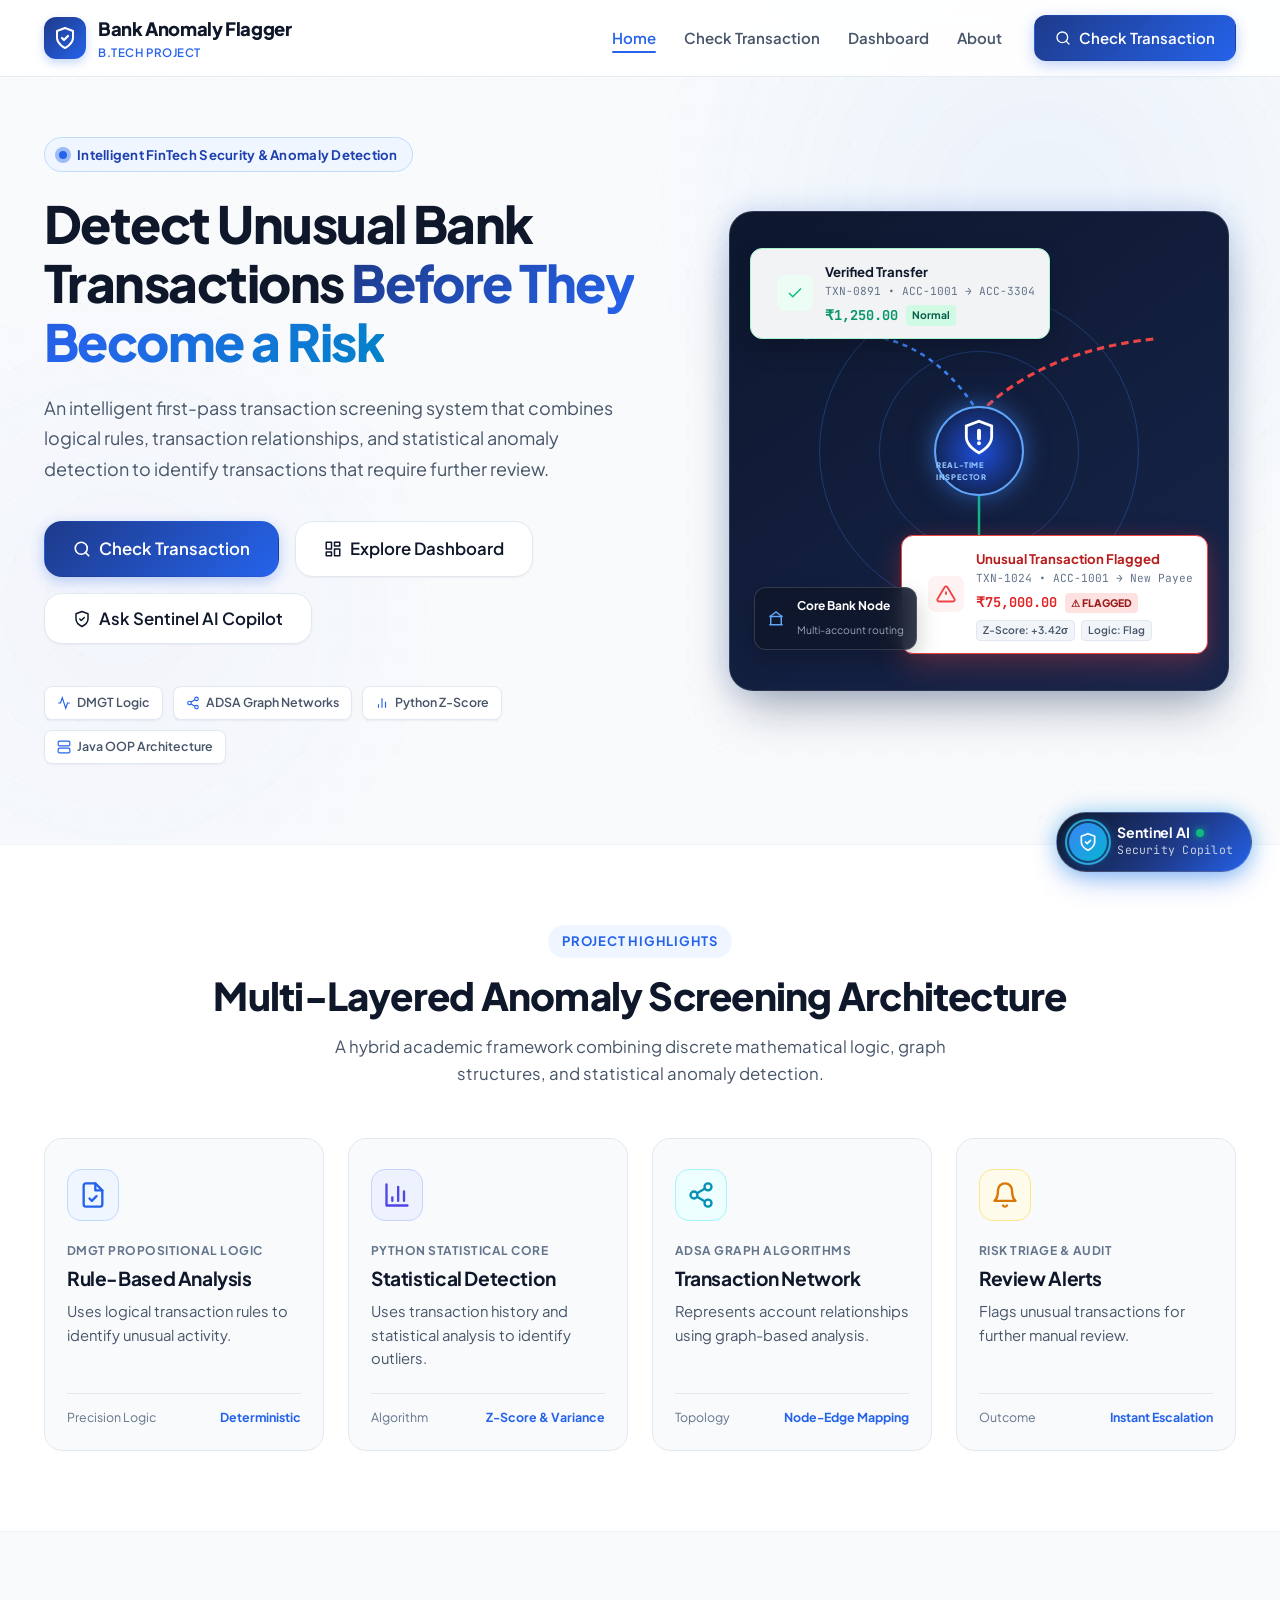
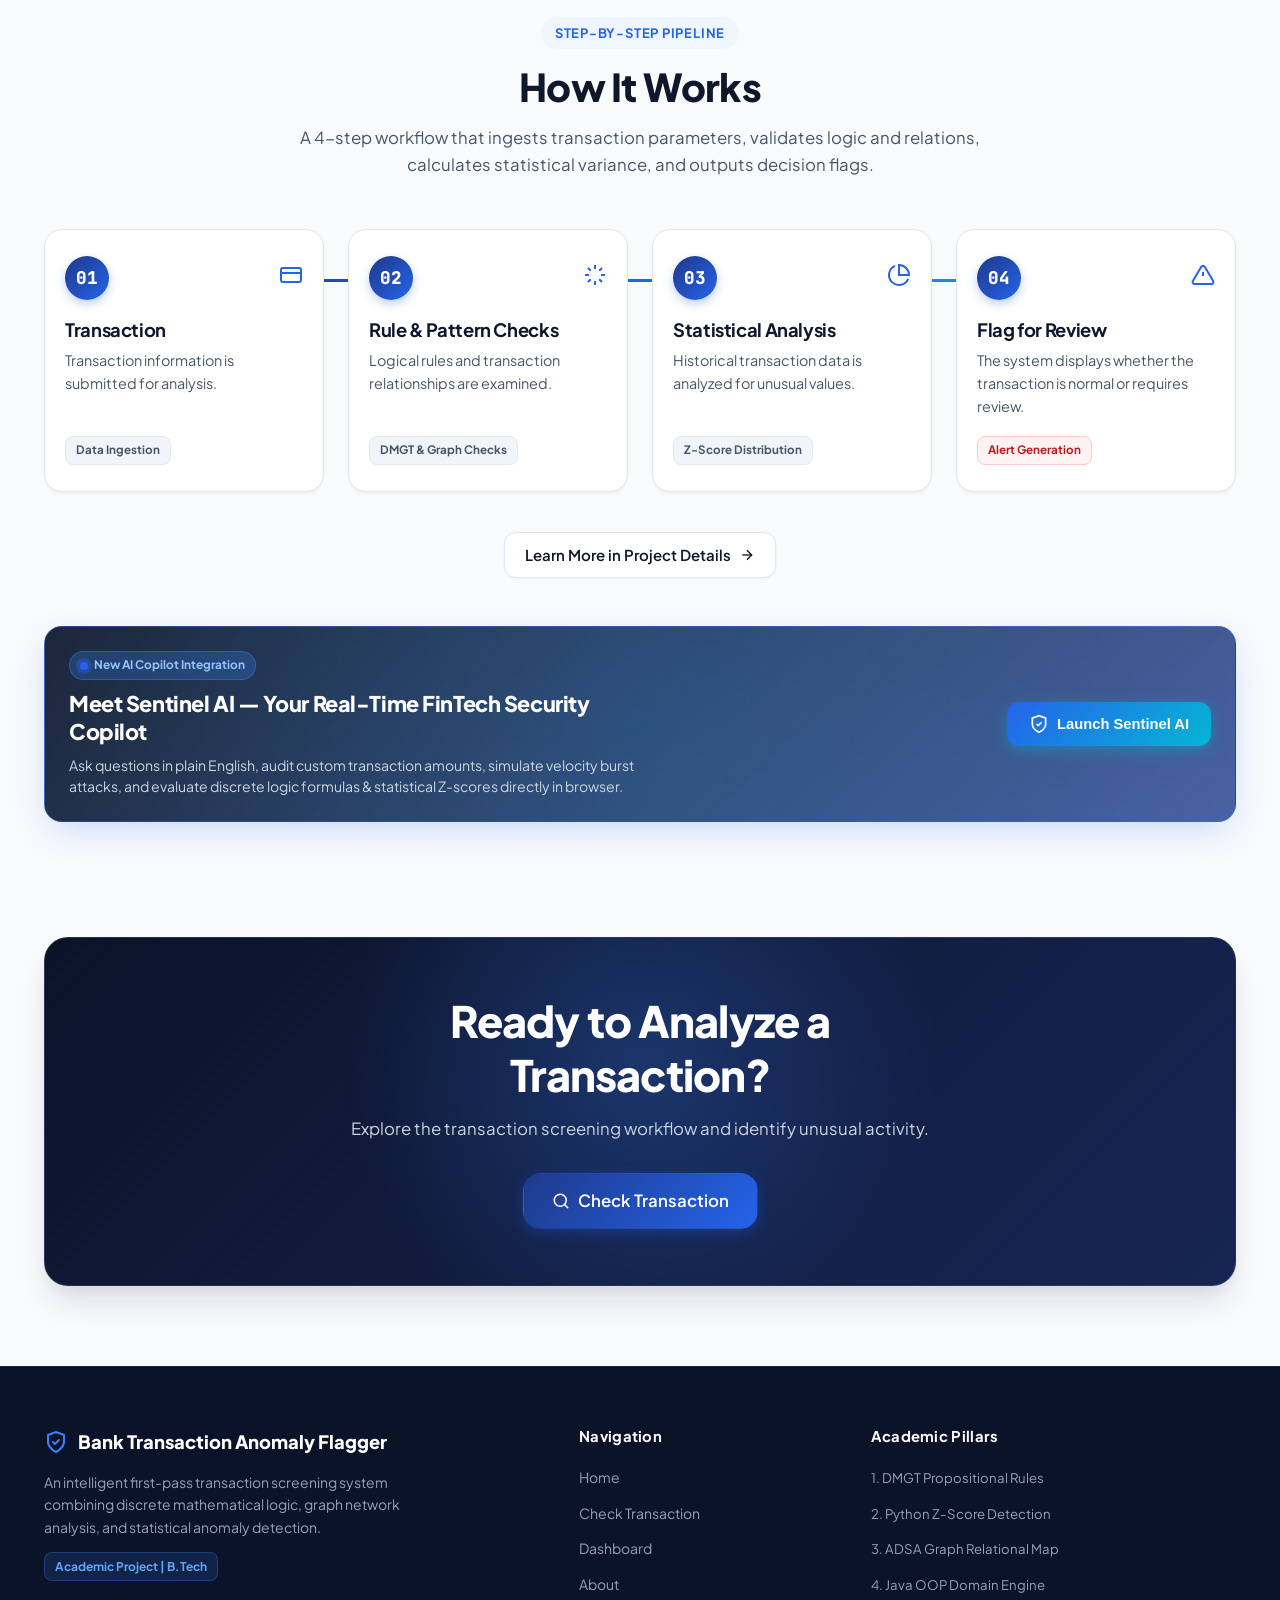
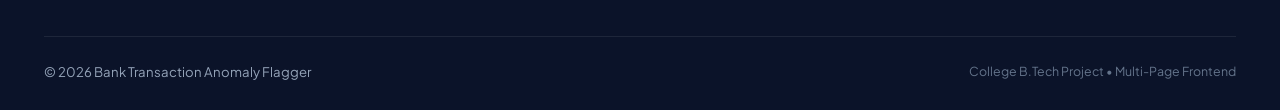
<file: index.html>
<!DOCTYPE html>
<html lang="en">
<head>
  <meta charset="UTF-8">
  <meta name="viewport" content="width=device-width, initial-scale=1.0">
  <title>Bank Transaction Anomaly Flagger | Home</title>
  <meta name="description" content="An intelligent first-pass transaction screening system that combines logical rules, transaction relationships, and statistical anomaly detection.">
  
  <!-- Google Fonts -->
  <link rel="preconnect" href="https://fonts.googleapis.com">
  <link rel="preconnect" href="https://fonts.gstatic.com" crossorigin>
  <link href="https://fonts.googleapis.com/css2?family=Plus+Jakarta+Sans:wght@400;500;600;700;800&family=JetBrains+Mono:wght@400;500;600;700&display=swap" rel="stylesheet">
  
  <!-- Main Stylesheet & AI Agent Stylesheet -->
  <link rel="stylesheet" href="style.css">
  <link rel="stylesheet" href="ai-agent.css">
</head>
<body>

  <!-- Background Glow & Grid Decoration -->
  <div class="bg-decoration">
    <div class="bg-glow glow-1"></div>
    <div class="bg-glow glow-2"></div>
    <div class="bg-grid-pattern"></div>
  </div>

  <!-- NAVIGATION BAR -->
  <header class="navbar-wrapper">
    <nav class="navbar container" aria-label="Main Navigation">
      <a href="index.html" class="brand-logo" id="nav-brand">
        <div class="logo-icon-wrap">
          <svg class="shield-logo" viewBox="0 0 24 24" fill="none" stroke="currentColor" stroke-width="2" stroke-linecap="round" stroke-linejoin="round">
            <path d="M12 22s8-4 8-10V5l-8-3-8 3v7c0 6 8 10 8 10z"/>
            <path d="M9 12l2 2 4-4" stroke-width="2.2"/>
          </svg>
        </div>
        <div class="brand-text">
          <span class="brand-title">Bank Anomaly Flagger</span>
          <span class="brand-badge">B.Tech Project</span>
        </div>
      </a>

      <button class="mobile-toggle" id="mobile-toggle-btn" aria-label="Toggle navigation menu" aria-expanded="false">
        <span></span>
        <span></span>
        <span></span>
      </button>

      <div class="nav-menu" id="nav-menu">
        <ul class="nav-links">
          <li><a href="index.html" class="nav-link active">Home</a></li>
          <li><a href="check-transaction.html" class="nav-link">Check Transaction</a></li>
          <li><a href="dashboard.html" class="nav-link">Dashboard</a></li>
          <li><a href="about.html" class="nav-link">About</a></li>
        </ul>
        <div class="nav-actions">
          <a href="check-transaction.html" class="btn btn-primary nav-btn" id="nav-check-btn">
            <svg viewBox="0 0 24 24" width="16" height="16" fill="none" stroke="currentColor" stroke-width="2" stroke-linecap="round" stroke-linejoin="round">
              <circle cx="11" cy="11" r="8"></circle>
              <line x1="21" y1="21" x2="16.65" y2="16.65"></line>
            </svg>
            <span>Check Transaction</span>
          </a>
        </div>
      </div>
    </nav>
  </header>

  <main>
    <!-- HERO SECTION -->
    <section class="hero-section" id="hero">
      <div class="container hero-container">
        <!-- Hero Left Content -->
        <div class="hero-content">
          <div class="pill-badge animate-fade-in">
            <span class="pulsing-dot"></span>
            <span class="badge-text">Intelligent FinTech Security & Anomaly Detection</span>
          </div>

          <h1 class="hero-title animate-fade-in-delay-1">
            Detect Unusual Bank Transactions <span class="gradient-text">Before They Become a Risk</span>
          </h1>

          <p class="hero-subtitle animate-fade-in-delay-2">
            An intelligent first-pass transaction screening system that combines logical rules, transaction relationships, and statistical anomaly detection to identify transactions that require further review.
          </p>

          <div class="hero-cta-group animate-fade-in-delay-3">
            <a href="check-transaction.html" class="btn btn-primary btn-lg" id="hero-primary-btn">
              <svg viewBox="0 0 24 24" width="18" height="18" fill="none" stroke="currentColor" stroke-width="2.2" stroke-linecap="round" stroke-linejoin="round">
                <circle cx="11" cy="11" r="8"></circle>
                <line x1="21" y1="21" x2="16.65" y2="16.65"></line>
              </svg>
              <span>Check Transaction</span>
            </a>
            <a href="dashboard.html" class="btn btn-secondary btn-lg" id="hero-secondary-btn">
              <svg viewBox="0 0 24 24" width="18" height="18" fill="none" stroke="currentColor" stroke-width="2" stroke-linecap="round" stroke-linejoin="round">
                <rect x="3" y="3" width="7" height="9"></rect>
                <rect x="14" y="3" width="7" height="5"></rect>
                <rect x="14" y="12" width="7" height="9"></rect>
                <rect x="3" y="16" width="7" height="5"></rect>
              </svg>
              <span>Explore Dashboard</span>
            </a>
            <button class="btn btn-secondary btn-lg" id="hero-ai-btn" onclick="document.getElementById('sentinel-fab')?.click()">
              <svg viewBox="0 0 24 24" width="18" height="18" fill="none" stroke="currentColor" stroke-width="2" stroke-linecap="round" stroke-linejoin="round">
                <path d="M12 22s8-4 8-10V5l-8-3-8 3v7c0 6 8 10 8 10z"/>
                <path d="M9 12l2 2 4-4"/>
              </svg>
              <span>Ask Sentinel AI Copilot</span>
            </button>
          </div>

          <!-- Quick Spec Tags -->
          <div class="hero-tech-pills animate-fade-in-delay-4">
            <span class="tech-pill">
              <svg viewBox="0 0 24 24" width="14" height="14" fill="none" stroke="currentColor" stroke-width="2"><polyline points="22 12 18 12 15 21 9 3 6 12 2 12"/></svg>
              DMGT Logic
            </span>
            <span class="tech-pill">
              <svg viewBox="0 0 24 24" width="14" height="14" fill="none" stroke="currentColor" stroke-width="2"><circle cx="18" cy="5" r="3"/><circle cx="6" cy="12" r="3"/><circle cx="18" cy="19" r="3"/><line x1="8.59" y1="13.51" x2="15.42" y2="17.49"/><line x1="15.41" y1="6.51" x2="8.59" y2="10.49"/></svg>
              ADSA Graph Networks
            </span>
            <span class="tech-pill">
              <svg viewBox="0 0 24 24" width="14" height="14" fill="none" stroke="currentColor" stroke-width="2"><path d="M18 20V10M12 20V4M6 20v-6"/></svg>
              Python Z-Score
            </span>
            <span class="tech-pill">
              <svg viewBox="0 0 24 24" width="14" height="14" fill="none" stroke="currentColor" stroke-width="2"><rect x="2" y="2" width="20" height="8" rx="2" ry="2"/><rect x="2" y="14" width="20" height="8" rx="2" ry="2"/><line x1="6" y1="6" x2="6.01" y2="6"/><line x1="6" y1="18" x2="6.01" y2="18"/></svg>
              Java OOP Architecture
            </span>
          </div>
        </div>

        <!-- Hero Right Visual Illustration -->
        <div class="hero-visual-wrapper animate-fade-in-delay-2">
          <div class="hero-illustration-card">
            <!-- Central Security Shield Node -->
            <div class="security-radar-core">
              <div class="radar-pulse-ring ring-1"></div>
              <div class="radar-pulse-ring ring-2"></div>
              <div class="radar-core-shield">
                <svg viewBox="0 0 24 24" width="38" height="38" fill="none" stroke="currentColor" stroke-width="1.8">
                  <path d="M12 22s8-4 8-10V5l-8-3-8 3v7c0 6 8 10 8 10z"/>
                  <path d="M12 8v5M12 16h.01" stroke-width="2.5" stroke-linecap="round"/>
                </svg>
                <span class="radar-label">REAL-TIME INSPECTOR</span>
              </div>
            </div>

            <!-- Transaction Flow Lines -->
            <div class="flow-network-lines">
              <svg class="network-svg" viewBox="0 0 400 320" fill="none">
                <path class="flow-line line-normal" d="M 60 70 Q 150 50 200 130" stroke="#3b82f6" stroke-width="2" stroke-dasharray="4 4"/>
                <path class="flow-line line-warning" d="M 340 70 Q 250 80 200 130" stroke="#ef4444" stroke-width="2.5" stroke-dasharray="6 4"/>
                <path class="flow-line line-safe" d="M 200 170 Q 200 230 200 270" stroke="#10b981" stroke-width="2"/>
                <circle cx="200" cy="130" r="4" fill="#3b82f6" class="particle particle-1" />
              </svg>
            </div>

            <!-- Floating Card 1: Safe Account Transfer -->
            <div class="floating-item float-card-safe">
              <div class="card-status-dot status-safe"></div>
              <div class="float-icon-box safe-icon">
                <svg viewBox="0 0 24 24" width="18" height="18" fill="none" stroke="currentColor" stroke-width="2">
                  <path d="M20 6L9 17l-5-5"/>
                </svg>
              </div>
              <div class="float-details">
                <div class="float-title">Verified Transfer</div>
                <div class="float-code">TXN-0891 • ACC-1001 → ACC-3304</div>
                <div class="float-amount text-safe">₹1,250.00 <span class="badge-tag-safe">Normal</span></div>
              </div>
            </div>

            <!-- Floating Card 2: Highlighted Flagged Transaction -->
            <div class="floating-item float-card-flagged">
              <div class="card-status-dot status-warning"></div>
              <div class="float-icon-box warning-icon">
                <svg viewBox="0 0 24 24" width="20" height="20" fill="none" stroke="currentColor" stroke-width="2.2">
                  <path d="M10.29 3.86L1.82 18a2 2 0 0 0 1.71 3h16.94a2 2 0 0 0 1.71-3L13.71 3.86a2 2 0 0 0-3.42 0z"/>
                  <line x1="12" y1="9" x2="12" y2="13"/>
                  <line x1="12" y1="17" x2="12.01" y2="17"/>
                </svg>
              </div>
              <div class="float-details">
                <div class="float-title warning-text">Unusual Transaction Flagged</div>
                <div class="float-code">TXN-1024 • ACC-1001 → New Payee</div>
                <div class="float-amount text-danger">₹75,000.00 <span class="badge-tag-flag">⚠ FLAGGED</span></div>
                <div class="flag-tags">
                  <span class="micro-tag">Z-Score: +3.42σ</span>
                  <span class="micro-tag">Logic: Flag</span>
                </div>
              </div>
            </div>

            <!-- Floating Micro Node: Core Bank Node -->
            <div class="floating-item float-bank-node">
              <div class="bank-node-icon">
                <svg viewBox="0 0 24 24" width="18" height="18" fill="none" stroke="currentColor" stroke-width="2">
                  <line x1="3" y1="21" x2="21" y2="21"/>
                  <line x1="3" y1="10" x2="21" y2="10"/>
                  <polyline points="5 10 5 21"/>
                  <polyline points="19 10 19 21"/>
                  <path d="M4 10l8-6 8 6"/>
                </svg>
              </div>
              <div class="bank-node-text">
                <strong>Core Bank Node</strong>
                <span>Multi-account routing</span>
              </div>
            </div>
          </div>
        </div>
      </div>
    </section>

    <!-- PROJECT HIGHLIGHTS SECTION -->
    <section class="highlights-section" id="highlights">
      <div class="container">
        <div class="section-header text-center">
          <div class="section-pill">Project Highlights</div>
          <h2 class="section-title">Multi-Layered Anomaly Screening Architecture</h2>
          <p class="section-subtitle">
            A hybrid academic framework combining discrete mathematical logic, graph structures, and statistical anomaly detection.
          </p>
        </div>

        <div class="highlights-grid">
          <!-- Card 1 -->
          <div class="highlight-card">
            <div class="card-icon-wrapper icon-blue">
              <svg viewBox="0 0 24 24" width="28" height="28" fill="none" stroke="currentColor" stroke-width="2" stroke-linecap="round" stroke-linejoin="round">
                <path d="M14 2H6a2 2 0 0 0-2 2v16a2 2 0 0 0 2 2h12a2 2 0 0 0 2-2V8z"></path>
                <polyline points="14 2 14 8 20 8"></polyline>
                <path d="M9 15l2 2 4-4"></path>
              </svg>
            </div>
            <div class="card-content">
              <span class="card-category">DMGT Propositional Logic</span>
              <h3 class="card-title">Rule-Based Analysis</h3>
              <p class="card-text">
                Uses logical transaction rules to identify unusual activity.
              </p>
            </div>
            <div class="card-footer-metric">
              <span class="metric-label">Precision Logic</span>
              <span class="metric-val">Deterministic</span>
            </div>
          </div>

          <!-- Card 2 -->
          <div class="highlight-card">
            <div class="card-icon-wrapper icon-indigo">
              <svg viewBox="0 0 24 24" width="28" height="28" fill="none" stroke="currentColor" stroke-width="2" stroke-linecap="round" stroke-linejoin="round">
                <path d="M3 3v18h18"></path>
                <path d="M18 17V9"></path>
                <path d="M13 17V5"></path>
                <path d="M8 17v-3"></path>
              </svg>
            </div>
            <div class="card-content">
              <span class="card-category">Python Statistical Core</span>
              <h3 class="card-title">Statistical Detection</h3>
              <p class="card-text">
                Uses transaction history and statistical analysis to identify outliers.
              </p>
            </div>
            <div class="card-footer-metric">
              <span class="metric-label">Algorithm</span>
              <span class="metric-val">Z-Score & Variance</span>
            </div>
          </div>

          <!-- Card 3 -->
          <div class="highlight-card">
            <div class="card-icon-wrapper icon-cyan">
              <svg viewBox="0 0 24 24" width="28" height="28" fill="none" stroke="currentColor" stroke-width="2" stroke-linecap="round" stroke-linejoin="round">
                <circle cx="18" cy="5" r="3"></circle>
                <circle cx="6" cy="12" r="3"></circle>
                <circle cx="18" cy="19" r="3"></circle>
                <line x1="8.59" y1="13.51" x2="15.42" y2="17.49"></line>
                <line x1="15.41" y1="6.51" x2="8.59" y2="10.49"></line>
              </svg>
            </div>
            <div class="card-content">
              <span class="card-category">ADSA Graph Algorithms</span>
              <h3 class="card-title">Transaction Network</h3>
              <p class="card-text">
                Represents account relationships using graph-based analysis.
              </p>
            </div>
            <div class="card-footer-metric">
              <span class="metric-label">Topology</span>
              <span class="metric-val">Node-Edge Mapping</span>
            </div>
          </div>

          <!-- Card 4 -->
          <div class="highlight-card">
            <div class="card-icon-wrapper icon-amber">
              <svg viewBox="0 0 24 24" width="28" height="28" fill="none" stroke="currentColor" stroke-width="2" stroke-linecap="round" stroke-linejoin="round">
                <path d="M18 8A6 6 0 0 0 6 8c0 7-3 9-3 9h18s-3-2-3-9"></path>
                <path d="M13.73 21a2 2 0 0 1-3.46 0"></path>
              </svg>
            </div>
            <div class="card-content">
              <span class="card-category">Risk Triage & Audit</span>
              <h3 class="card-title">Review Alerts</h3>
              <p class="card-text">
                Flags unusual transactions for further manual review.
              </p>
            </div>
            <div class="card-footer-metric">
              <span class="metric-label">Outcome</span>
              <span class="metric-val">Instant Escalation</span>
            </div>
          </div>
        </div>
      </div>
    </section>

    <!-- SHORT HOW IT WORKS PREVIEW -->
    <section class="how-it-works-section" id="how-it-works">
      <div class="container">
        <div class="section-header text-center">
          <div class="section-pill">Step-by-Step Pipeline</div>
          <h2 class="section-title">How It Works</h2>
          <p class="section-subtitle">
            A 4-step workflow that ingests transaction parameters, validates logic and relations, calculates statistical variance, and outputs decision flags.
          </p>
        </div>

        <div class="process-steps-wrapper">
          <div class="steps-progress-bar">
            <div class="progress-line"></div>
          </div>

          <div class="process-steps-grid">
            <!-- Step 01 -->
            <div class="step-card">
              <div class="step-header">
                <span class="step-number">01</span>
                <div class="step-icon">
                  <svg viewBox="0 0 24 24" width="24" height="24" fill="none" stroke="currentColor" stroke-width="2">
                    <rect x="2" y="5" width="20" height="14" rx="2"></rect>
                    <line x1="2" y1="10" x2="22" y2="10"></line>
                  </svg>
                </div>
              </div>
              <h3 class="step-title">Transaction</h3>
              <p class="step-text">
                Transaction information is submitted for analysis.
              </p>
              <div class="step-badge">Data Ingestion</div>
            </div>

            <!-- Step 02 -->
            <div class="step-card">
              <div class="step-header">
                <span class="step-number">02</span>
                <div class="step-icon">
                  <svg viewBox="0 0 24 24" width="24" height="24" fill="none" stroke="currentColor" stroke-width="2">
                    <path d="M12 2v4M12 18v4M4.93 4.93l2.83 2.83M16.24 16.24l2.83 2.83M2 12h4M18 12h4M4.93 19.07l2.83-2.83M16.24 7.76l2.83-2.83"></path>
                  </svg>
                </div>
              </div>
              <h3 class="step-title">Rule & Pattern Checks</h3>
              <p class="step-text">
                Logical rules and transaction relationships are examined.
              </p>
              <div class="step-badge">DMGT & Graph Checks</div>
            </div>

            <!-- Step 03 -->
            <div class="step-card">
              <div class="step-header">
                <span class="step-number">03</span>
                <div class="step-icon">
                  <svg viewBox="0 0 24 24" width="24" height="24" fill="none" stroke="currentColor" stroke-width="2">
                    <path d="M21.21 15.89A10 10 0 1 1 8 2.83"></path>
                    <path d="M22 12A10 10 0 0 0 12 2v10z"></path>
                  </svg>
                </div>
              </div>
              <h3 class="step-title">Statistical Analysis</h3>
              <p class="step-text">
                Historical transaction data is analyzed for unusual values.
              </p>
              <div class="step-badge">Z-Score Distribution</div>
            </div>

            <!-- Step 04 -->
            <div class="step-card">
              <div class="step-header">
                <span class="step-number">04</span>
                <div class="step-icon">
                  <svg viewBox="0 0 24 24" width="24" height="24" fill="none" stroke="currentColor" stroke-width="2">
                    <path d="M10.29 3.86L1.82 18a2 2 0 0 0 1.71 3h16.94a2 2 0 0 0 1.71-3L13.71 3.86a2 2 0 0 0-3.42 0z"/>
                    <line x1="12" y1="9" x2="12" y2="13"/>
                    <line x1="12" y1="17" x2="12.01" y2="17"/>
                  </svg>
                </div>
              </div>
              <h3 class="step-title">Flag for Review</h3>
              <p class="step-text">
                The system displays whether the transaction is normal or requires review.
              </p>
              <div class="step-badge step-badge-alert">Alert Generation</div>
            </div>
          </div>
        </div>

        <div class="text-center" style="margin-top: 40px;">
          <a href="about.html" class="btn btn-secondary">
            <span>Learn More in Project Details</span>
            <svg viewBox="0 0 24 24" width="16" height="16" fill="none" stroke="currentColor" stroke-width="2">
              <line x1="5" y1="12" x2="19" y2="12"></line>
              <polyline points="12 5 19 12 12 19"></polyline>
            </svg>
          </a>
        </div>

        <!-- SENTINEL AI COPILOT SHOWCASE -->
        <div class="ai-showcase-card" style="margin-top: 48px;">
          <div class="ai-showcase-left">
            <div class="ai-showcase-pill">
              <span class="pulsing-dot"></span>
              <span>New AI Copilot Integration</span>
            </div>
            <h3 class="ai-showcase-title">Meet Sentinel AI — Your Real-Time FinTech Security Copilot</h3>
            <p class="ai-showcase-desc">
              Ask questions in plain English, audit custom transaction amounts, simulate velocity burst attacks, and evaluate discrete logic formulas & statistical Z-scores directly in browser.
            </p>
          </div>
          <button class="ai-showcase-btn" onclick="document.getElementById('sentinel-fab')?.click()">
            <svg viewBox="0 0 24 24" width="20" height="20" fill="none" stroke="currentColor" stroke-width="2">
              <path d="M12 22s8-4 8-10V5l-8-3-8 3v7c0 6 8 10 8 10z"/>
              <path d="M9 12l2 2 4-4"/>
            </svg>
            <span>Launch Sentinel AI</span>
          </button>
        </div>
      </div>
    </section>

    <!-- FINAL CALL-TO-ACTION -->
    <section class="cta-section">
      <div class="container">
        <div class="cta-card">
          <div class="cta-content">
            <h2 class="cta-title">Ready to Analyze a Transaction?</h2>
            <p class="cta-text">
              Explore the transaction screening workflow and identify unusual activity.
            </p>
            <div class="cta-buttons">
              <a href="check-transaction.html" class="btn btn-primary btn-lg" id="cta-check-btn">
                <svg viewBox="0 0 24 24" width="18" height="18" fill="none" stroke="currentColor" stroke-width="2" stroke-linecap="round" stroke-linejoin="round">
                  <circle cx="11" cy="11" r="8"></circle>
                  <line x1="21" y1="21" x2="16.65" y2="16.65"></line>
                </svg>
                <span>Check Transaction</span>
              </a>
            </div>
          </div>
          <div class="cta-decoration-bg"></div>
        </div>
      </div>
    </section>
  </main>

  <!-- FOOTER -->
  <footer class="site-footer" id="footer">
    <div class="container">
      <div class="footer-top">
        <div class="footer-brand">
          <div class="footer-logo">
            <svg viewBox="0 0 24 24" width="24" height="24" fill="none" stroke="currentColor" stroke-width="2" stroke-linecap="round" stroke-linejoin="round">
              <path d="M12 22s8-4 8-10V5l-8-3-8 3v7c0 6 8 10 8 10z"/>
              <path d="M9 12l2 2 4-4"/>
            </svg>
            <span class="footer-brand-title">Bank Transaction Anomaly Flagger</span>
          </div>
          <p class="footer-desc">
            An intelligent first-pass transaction screening system combining discrete mathematical logic, graph network analysis, and statistical anomaly detection.
          </p>
          <div class="footer-badge-project">
            <span>Academic Project | B.Tech</span>
          </div>
        </div>

        <div class="footer-links-group">
          <h4 class="footer-heading">Navigation</h4>
          <ul class="footer-links">
            <li><a href="index.html">Home</a></li>
            <li><a href="check-transaction.html">Check Transaction</a></li>
            <li><a href="dashboard.html">Dashboard</a></li>
            <li><a href="about.html">About</a></li>
          </ul>
        </div>

        <div class="footer-info-group">
          <h4 class="footer-heading">Academic Pillars</h4>
          <ul class="footer-links">
            <li><span class="footer-subitem">1. DMGT Propositional Rules</span></li>
            <li><span class="footer-subitem">2. Python Z-Score Detection</span></li>
            <li><span class="footer-subitem">3. ADSA Graph Relational Map</span></li>
            <li><span class="footer-subitem">4. Java OOP Domain Engine</span></li>
          </ul>
        </div>
      </div>

      <div class="footer-bottom">
        <p class="copyright-text">
          &copy; 2026 Bank Transaction Anomaly Flagger
        </p>
        <div class="footer-academic-meta">
          <span>College B.Tech Project • Multi-Page Frontend</span>
        </div>
      </div>
    </div>
  </footer>

  <!-- Notification Toast Container -->
  <div class="toast-container" id="toast-container" aria-live="polite"></div>

  <!-- JavaScript Modules -->
  <script src="rules-engine.js"></script>
  <script src="script.js"></script>
  <script src="ai-agent.js"></script>
</body>
</html>
</file>
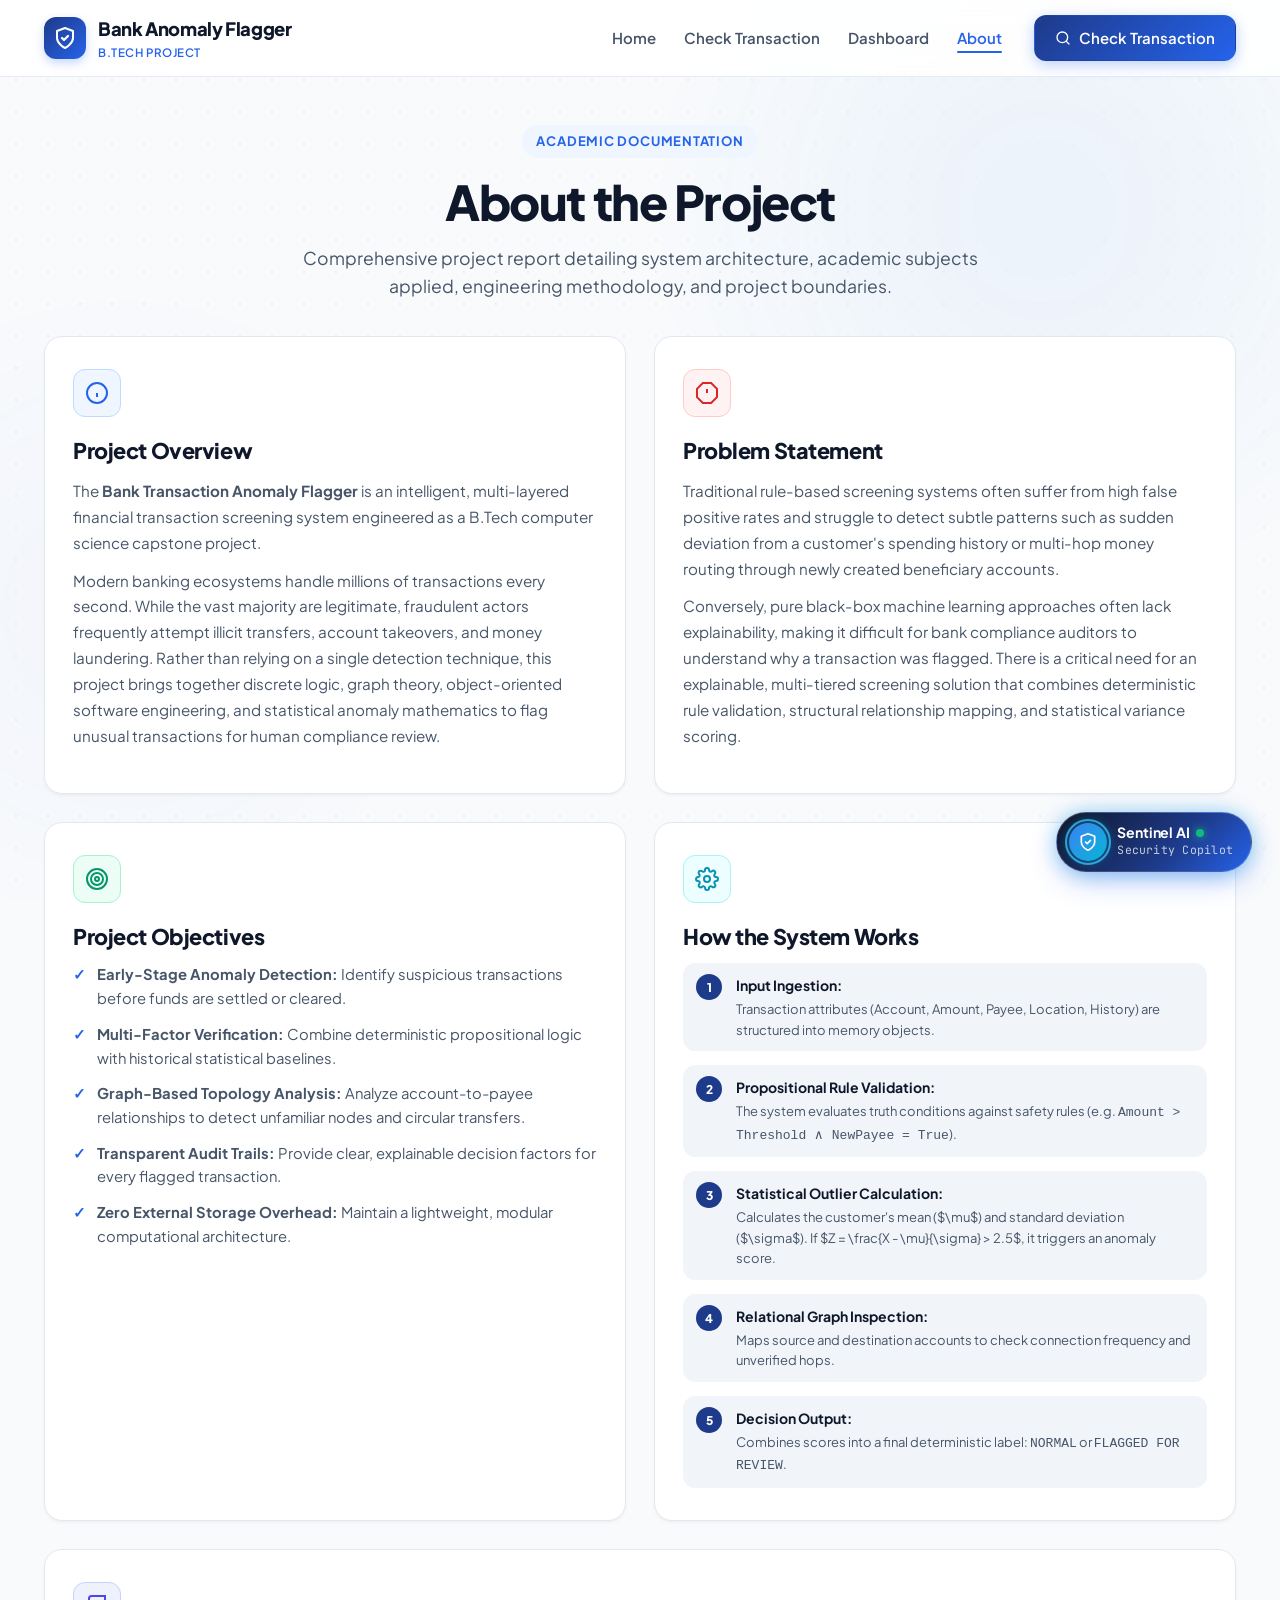
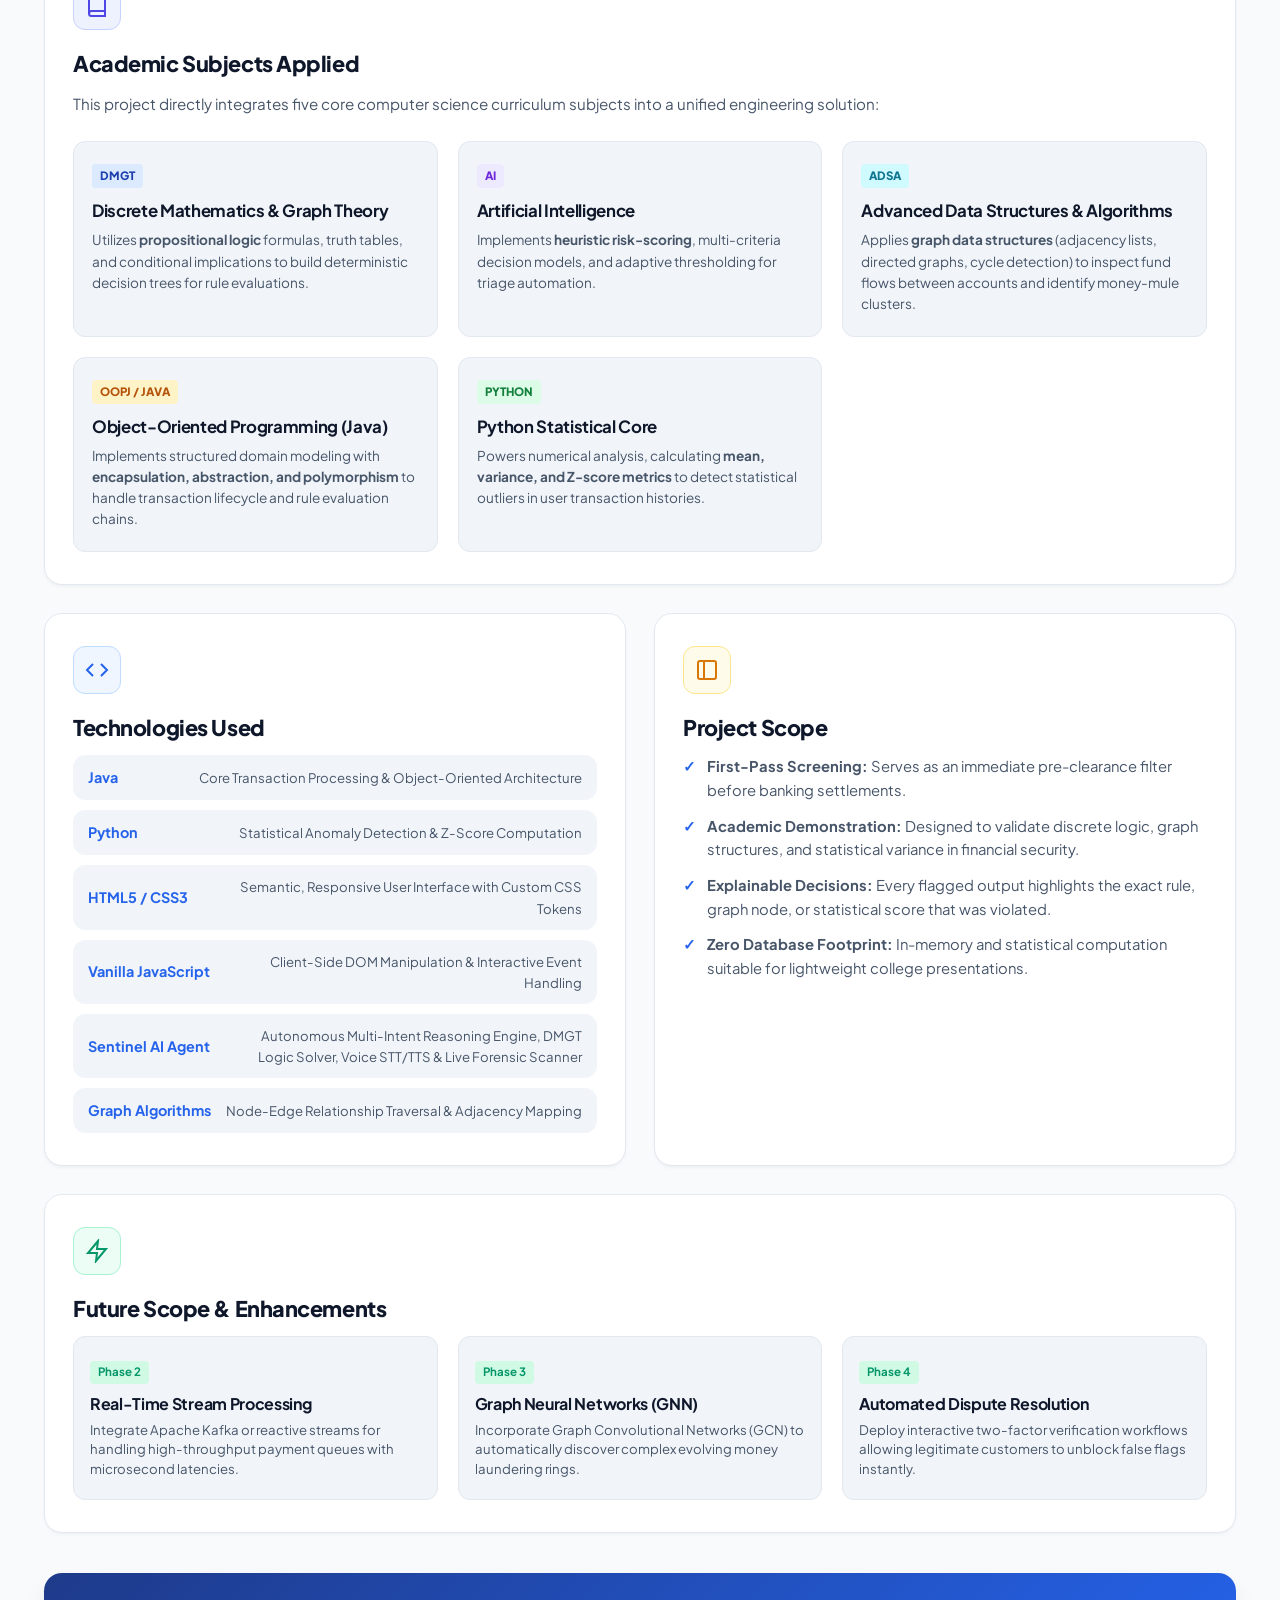
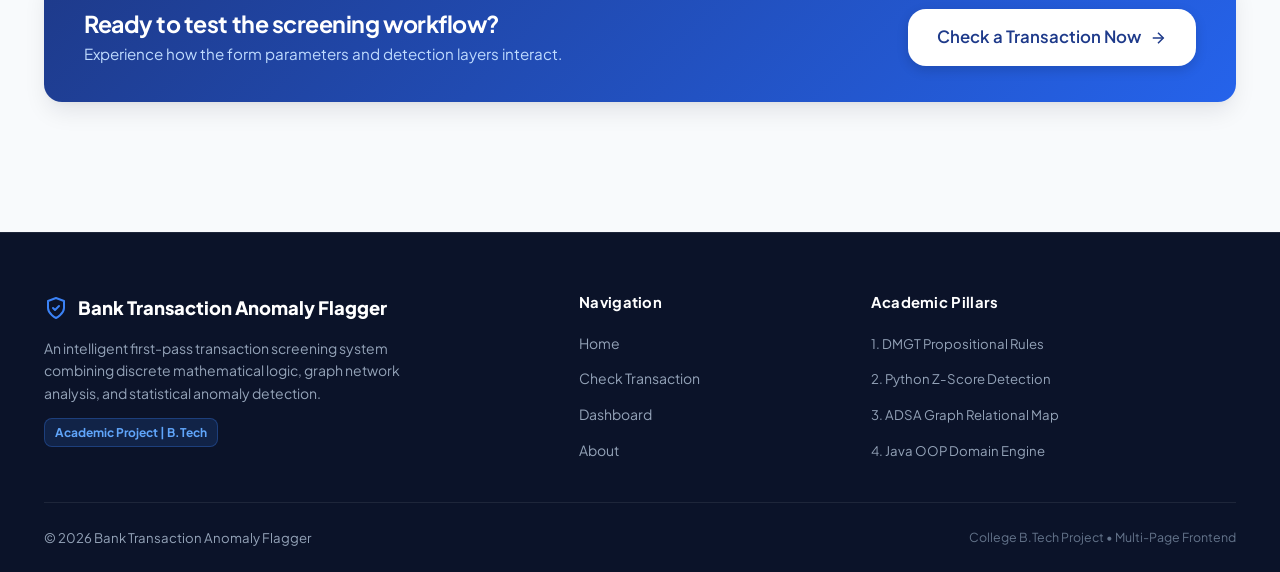
<file: about.html>
<!DOCTYPE html>
<html lang="en">
<head>
  <meta charset="UTF-8">
  <meta name="viewport" content="width=device-width, initial-scale=1.0">
  <title>Bank Transaction Anomaly Flagger | About Project</title>
  <meta name="description" content="Academic project overview, problem statement, objectives, subject integration, and architectural scope.">
  
  <!-- Google Fonts -->
  <link rel="preconnect" href="https://fonts.googleapis.com">
  <link rel="preconnect" href="https://fonts.gstatic.com" crossorigin>
  <link href="https://fonts.googleapis.com/css2?family=Plus+Jakarta+Sans:wght@400;500;600;700;800&family=JetBrains+Mono:wght@400;500;600;700&display=swap" rel="stylesheet">
  
  <!-- Main Stylesheet & AI Agent Stylesheet -->
  <link rel="stylesheet" href="style.css">
  <link rel="stylesheet" href="ai-agent.css">
</head>
<body>

  <!-- Background Glow & Grid Decoration -->
  <div class="bg-decoration">
    <div class="bg-glow glow-1"></div>
    <div class="bg-glow glow-2"></div>
    <div class="bg-grid-pattern"></div>
  </div>

  <!-- NAVIGATION BAR -->
  <header class="navbar-wrapper">
    <nav class="navbar container" aria-label="Main Navigation">
      <a href="index.html" class="brand-logo" id="nav-brand">
        <div class="logo-icon-wrap">
          <svg class="shield-logo" viewBox="0 0 24 24" fill="none" stroke="currentColor" stroke-width="2" stroke-linecap="round" stroke-linejoin="round">
            <path d="M12 22s8-4 8-10V5l-8-3-8 3v7c0 6 8 10 8 10z"/>
            <path d="M9 12l2 2 4-4" stroke-width="2.2"/>
          </svg>
        </div>
        <div class="brand-text">
          <span class="brand-title">Bank Anomaly Flagger</span>
          <span class="brand-badge">B.Tech Project</span>
        </div>
      </a>

      <button class="mobile-toggle" id="mobile-toggle-btn" aria-label="Toggle navigation menu" aria-expanded="false">
        <span></span>
        <span></span>
        <span></span>
      </button>

      <div class="nav-menu" id="nav-menu">
        <ul class="nav-links">
          <li><a href="index.html" class="nav-link">Home</a></li>
          <li><a href="check-transaction.html" class="nav-link">Check Transaction</a></li>
          <li><a href="dashboard.html" class="nav-link">Dashboard</a></li>
          <li><a href="about.html" class="nav-link active">About</a></li>
        </ul>
        <div class="nav-actions">
          <a href="check-transaction.html" class="btn btn-primary nav-btn">
            <svg viewBox="0 0 24 24" width="16" height="16" fill="none" stroke="currentColor" stroke-width="2" stroke-linecap="round" stroke-linejoin="round">
              <circle cx="11" cy="11" r="8"></circle>
              <line x1="21" y1="21" x2="16.65" y2="16.65"></line>
            </svg>
            <span>Check Transaction</span>
          </a>
        </div>
      </div>
    </nav>
  </header>

  <main class="page-main">
    <section class="page-header-section">
      <div class="container">
        <div class="section-pill">Academic Documentation</div>
        <h1 class="page-title">About the Project</h1>
        <p class="page-subtitle">
          Comprehensive project report detailing system architecture, academic subjects applied, engineering methodology, and project boundaries.
        </p>
      </div>
    </section>

    <section class="about-content-section">
      <div class="container">
        <div class="about-layout-grid">
          
          <!-- Section 1: Project Overview -->
          <div class="card about-card" id="overview">
            <div class="about-card-icon icon-blue">
              <svg viewBox="0 0 24 24" width="24" height="24" fill="none" stroke="currentColor" stroke-width="2">
                <circle cx="12" cy="12" r="10"></circle>
                <line x1="12" y1="16" x2="12" y2="12"></line>
                <line x1="12" y1="8" x2="12.01" y2="8"></line>
              </svg>
            </div>
            <h2 class="about-section-heading">Project Overview</h2>
            <p class="about-text">
              The <strong>Bank Transaction Anomaly Flagger</strong> is an intelligent, multi-layered financial transaction screening system engineered as a B.Tech computer science capstone project. 
            </p>
            <p class="about-text">
              Modern banking ecosystems handle millions of transactions every second. While the vast majority are legitimate, fraudulent actors frequently attempt illicit transfers, account takeovers, and money laundering. Rather than relying on a single detection technique, this project brings together discrete logic, graph theory, object-oriented software engineering, and statistical anomaly mathematics to flag unusual transactions for human compliance review.
            </p>
          </div>

          <!-- Section 2: Problem Statement -->
          <div class="card about-card" id="problem-statement">
            <div class="about-card-icon icon-red">
              <svg viewBox="0 0 24 24" width="24" height="24" fill="none" stroke="currentColor" stroke-width="2">
                <polygon points="7.86 2 16.14 2 22 7.86 22 16.14 16.14 22 7.86 22 2 16.14 2 7.86 7.86 2"></polygon>
                <line x1="12" y1="8" x2="12" y2="12"></line>
                <line x1="12" y1="16" x2="12.01" y2="16"></line>
              </svg>
            </div>
            <h2 class="about-section-heading">Problem Statement</h2>
            <p class="about-text">
              Traditional rule-based screening systems often suffer from high false positive rates and struggle to detect subtle patterns such as sudden deviation from a customer's spending history or multi-hop money routing through newly created beneficiary accounts.
            </p>
            <p class="about-text">
              Conversely, pure black-box machine learning approaches often lack explainability, making it difficult for bank compliance auditors to understand why a transaction was flagged. There is a critical need for an explainable, multi-tiered screening solution that combines deterministic rule validation, structural relationship mapping, and statistical variance scoring.
            </p>
          </div>

          <!-- Section 3: Objectives -->
          <div class="card about-card" id="objectives">
            <div class="about-card-icon icon-green">
              <svg viewBox="0 0 24 24" width="24" height="24" fill="none" stroke="currentColor" stroke-width="2">
                <circle cx="12" cy="12" r="10"></circle>
                <circle cx="12" cy="12" r="6"></circle>
                <circle cx="12" cy="12" r="2"></circle>
              </svg>
            </div>
            <h2 class="about-section-heading">Project Objectives</h2>
            <ul class="about-bullet-list">
              <li><strong>Early-Stage Anomaly Detection:</strong> Identify suspicious transactions before funds are settled or cleared.</li>
              <li><strong>Multi-Factor Verification:</strong> Combine deterministic propositional logic with historical statistical baselines.</li>
              <li><strong>Graph-Based Topology Analysis:</strong> Analyze account-to-payee relationships to detect unfamiliar nodes and circular transfers.</li>
              <li><strong>Transparent Audit Trails:</strong> Provide clear, explainable decision factors for every flagged transaction.</li>
              <li><strong>Zero External Storage Overhead:</strong> Maintain a lightweight, modular computational architecture.</li>
            </ul>
          </div>

          <!-- Section 4: How the System Works -->
          <div class="card about-card" id="how-it-works-detail">
            <div class="about-card-icon icon-cyan">
              <svg viewBox="0 0 24 24" width="24" height="24" fill="none" stroke="currentColor" stroke-width="2">
                <circle cx="12" cy="12" r="3"></circle>
                <path d="M19.4 15a1.65 1.65 0 0 0 .33 1.82l.06.06a2 2 0 0 1 0 2.83 2 2 0 0 1-2.83 0l-.06-.06a1.65 1.65 0 0 0-1.82-.33 1.65 1.65 0 0 0-1 1.51V21a2 2 0 0 1-2 2 2 2 0 0 1-2-2v-.09A1.65 1.65 0 0 0 9 19.4a1.65 1.65 0 0 0-1.82.33l-.06.06a2 2 0 0 1-2.83 0 2 2 0 0 1 0-2.83l.06-.06a1.65 1.65 0 0 0 .33-1.82 1.65 1.65 0 0 0-1.51-1H3a2 2 0 0 1-2-2 2 2 0 0 1 2-2h.09A1.65 1.65 0 0 0 4.6 9a1.65 1.65 0 0 0-.33-1.82l-.06-.06a2 2 0 0 1 0-2.83 2 2 0 0 1 2.83 0l.06.06a1.65 1.65 0 0 0 1.82.33H9a1.65 1.65 0 0 0 1-1.51V3a2 2 0 0 1 2-2 2 2 0 0 1 2 2v.09a1.65 1.65 0 0 0 1 1.51 1.65 1.65 0 0 0 1.82-.33l.06-.06a2 2 0 0 1 2.83 0 2 2 0 0 1 0 2.83l-.06.06a1.65 1.65 0 0 0-.33 1.82V9a1.65 1.65 0 0 0 1.51 1H21a2 2 0 0 1 2 2 2 2 0 0 1-2 2h-.09a1.65 1.65 0 0 0-1.51 1z"></path>
              </svg>
            </div>
            <h2 class="about-section-heading">How the System Works</h2>
            <div class="system-workflow-steps">
              <div class="wf-step">
                <span class="wf-num">1</span>
                <div>
                  <strong>Input Ingestion:</strong>
                  <p>Transaction attributes (Account, Amount, Payee, Location, History) are structured into memory objects.</p>
                </div>
              </div>
              <div class="wf-step">
                <span class="wf-num">2</span>
                <div>
                  <strong>Propositional Rule Validation:</strong>
                  <p>The system evaluates truth conditions against safety rules (e.g. <code>Amount &gt; Threshold ∧ NewPayee = True</code>).</p>
                </div>
              </div>
              <div class="wf-step">
                <span class="wf-num">3</span>
                <div>
                  <strong>Statistical Outlier Calculation:</strong>
                  <p>Calculates the customer's mean ($\mu$) and standard deviation ($\sigma$). If $Z = \frac{X - \mu}{\sigma} &gt; 2.5$, it triggers an anomaly score.</p>
                </div>
              </div>
              <div class="wf-step">
                <span class="wf-num">4</span>
                <div>
                  <strong>Relational Graph Inspection:</strong>
                  <p>Maps source and destination accounts to check connection frequency and unverified hops.</p>
                </div>
              </div>
              <div class="wf-step">
                <span class="wf-num">5</span>
                <div>
                  <strong>Decision Output:</strong>
                  <p>Combines scores into a final deterministic label: <code>NORMAL</code> or <code>FLAGGED FOR REVIEW</code>.</p>
                </div>
              </div>
            </div>
          </div>

          <!-- Section 5: Subjects Used (CRUCIAL SECTION) -->
          <div class="card about-card full-width-card" id="subjects">
            <div class="about-card-icon icon-indigo">
              <svg viewBox="0 0 24 24" width="24" height="24" fill="none" stroke="currentColor" stroke-width="2">
                <path d="M4 19.5A2.5 2.5 0 0 1 6.5 17H20"></path>
                <path d="M6.5 2H20v20H6.5A2.5 2.5 0 0 1 4 19.5v-15A2.5 2.5 0 0 1 6.5 2z"></path>
              </svg>
            </div>
            <h2 class="about-section-heading">Academic Subjects Applied</h2>
            <p class="about-text" style="margin-bottom: 24px;">
              This project directly integrates five core computer science curriculum subjects into a unified engineering solution:
            </p>

            <div class="subjects-grid">
              
              <!-- Subject 1: DMGT -->
              <div class="subject-box">
                <div class="subject-tag tag-blue">DMGT</div>
                <h3 class="subject-name">Discrete Mathematics &amp; Graph Theory</h3>
                <p class="subject-desc">
                  Utilizes <strong>propositional logic</strong> formulas, truth tables, and conditional implications to build deterministic decision trees for rule evaluations.
                </p>
              </div>

              <!-- Subject 2: AI -->
              <div class="subject-box">
                <div class="subject-tag tag-purple">AI</div>
                <h3 class="subject-name">Artificial Intelligence</h3>
                <p class="subject-desc">
                  Implements <strong>heuristic risk-scoring</strong>, multi-criteria decision models, and adaptive thresholding for triage automation.
                </p>
              </div>

              <!-- Subject 3: ADSA -->
              <div class="subject-box">
                <div class="subject-tag tag-cyan">ADSA</div>
                <h3 class="subject-name">Advanced Data Structures &amp; Algorithms</h3>
                <p class="subject-desc">
                  Applies <strong>graph data structures</strong> (adjacency lists, directed graphs, cycle detection) to inspect fund flows between accounts and identify money-mule clusters.
                </p>
              </div>

              <!-- Subject 4: OOPJ / Java -->
              <div class="subject-box">
                <div class="subject-tag tag-amber">OOPJ / Java</div>
                <h3 class="subject-name">Object-Oriented Programming (Java)</h3>
                <p class="subject-desc">
                  Implements structured domain modeling with <strong>encapsulation, abstraction, and polymorphism</strong> to handle transaction lifecycle and rule evaluation chains.
                </p>
              </div>

              <!-- Subject 5: Python -->
              <div class="subject-box">
                <div class="subject-tag tag-green">Python</div>
                <h3 class="subject-name">Python Statistical Core</h3>
                <p class="subject-desc">
                  Powers numerical analysis, calculating <strong>mean, variance, and Z-score metrics</strong> to detect statistical outliers in user transaction histories.
                </p>
              </div>

            </div>
          </div>

          <!-- Section 6: Technologies Used -->
          <div class="card about-card" id="technologies">
            <div class="about-card-icon icon-blue">
              <svg viewBox="0 0 24 24" width="24" height="24" fill="none" stroke="currentColor" stroke-width="2">
                <polyline points="16 18 22 12 16 6"></polyline>
                <polyline points="8 6 2 12 8 18"></polyline>
              </svg>
            </div>
            <h2 class="about-section-heading">Technologies Used</h2>
            <div class="tech-item-list">
              <div class="tech-row">
                <span class="tech-name">Java</span>
                <span class="tech-detail">Core Transaction Processing &amp; Object-Oriented Architecture</span>
              </div>
              <div class="tech-row">
                <span class="tech-name">Python</span>
                <span class="tech-detail">Statistical Anomaly Detection &amp; Z-Score Computation</span>
              </div>
              <div class="tech-row">
                <span class="tech-name">HTML5 / CSS3</span>
                <span class="tech-detail">Semantic, Responsive User Interface with Custom CSS Tokens</span>
              </div>
              <div class="tech-row">
                <span class="tech-name">Vanilla JavaScript</span>
                <span class="tech-detail">Client-Side DOM Manipulation &amp; Interactive Event Handling</span>
              </div>
              <div class="tech-row">
                <span class="tech-name">Sentinel AI Agent</span>
                <span class="tech-detail">Autonomous Multi-Intent Reasoning Engine, DMGT Logic Solver, Voice STT/TTS &amp; Live Forensic Scanner</span>
              </div>
              <div class="tech-row">
                <span class="tech-name">Graph Algorithms</span>
                <span class="tech-detail">Node-Edge Relationship Traversal &amp; Adjacency Mapping</span>
              </div>
            </div>
          </div>

          <!-- Section 7: Project Scope -->
          <div class="card about-card" id="project-scope">
            <div class="about-card-icon icon-amber">
              <svg viewBox="0 0 24 24" width="24" height="24" fill="none" stroke="currentColor" stroke-width="2">
                <rect x="3" y="3" width="18" height="18" rx="2" ry="2"></rect>
                <line x1="9" y1="3" x2="9" y2="21"></line>
              </svg>
            </div>
            <h2 class="about-section-heading">Project Scope</h2>
            <ul class="about-bullet-list">
              <li><strong>First-Pass Screening:</strong> Serves as an immediate pre-clearance filter before banking settlements.</li>
              <li><strong>Academic Demonstration:</strong> Designed to validate discrete logic, graph structures, and statistical variance in financial security.</li>
              <li><strong>Explainable Decisions:</strong> Every flagged output highlights the exact rule, graph node, or statistical score that was violated.</li>
              <li><strong>Zero Database Footprint:</strong> In-memory and statistical computation suitable for lightweight college presentations.</li>
            </ul>
          </div>

          <!-- Section 8: Future Scope -->
          <div class="card about-card full-width-card" id="future-scope">
            <div class="about-card-icon icon-green">
              <svg viewBox="0 0 24 24" width="24" height="24" fill="none" stroke="currentColor" stroke-width="2">
                <polygon points="13 2 3 14 12 14 11 22 21 10 12 10 13 2"></polygon>
              </svg>
            </div>
            <h2 class="about-section-heading">Future Scope &amp; Enhancements</h2>
            <div class="future-grid">
              <div class="future-box">
                <div class="future-tag">Phase 2</div>
                <h4>Real-Time Stream Processing</h4>
                <p>Integrate Apache Kafka or reactive streams for handling high-throughput payment queues with microsecond latencies.</p>
              </div>
              <div class="future-box">
                <div class="future-tag">Phase 3</div>
                <h4>Graph Neural Networks (GNN)</h4>
                <p>Incorporate Graph Convolutional Networks (GCN) to automatically discover complex evolving money laundering rings.</p>
              </div>
              <div class="future-box">
                <div class="future-tag">Phase 4</div>
                <h4>Automated Dispute Resolution</h4>
                <p>Deploy interactive two-factor verification workflows allowing legitimate customers to unblock false flags instantly.</p>
              </div>
            </div>
          </div>

        </div>

        <!-- Call to Action Banner inside About -->
        <div class="about-cta-box">
          <div>
            <h3>Ready to test the screening workflow?</h3>
            <p>Experience how the form parameters and detection layers interact.</p>
          </div>
          <a href="check-transaction.html" class="btn btn-primary btn-lg">
            <span>Check a Transaction Now</span>
            <svg viewBox="0 0 24 24" width="18" height="18" fill="none" stroke="currentColor" stroke-width="2">
              <line x1="5" y1="12" x2="19" y2="12"></line>
              <polyline points="12 5 19 12 12 19"></polyline>
            </svg>
          </a>
        </div>

      </div>
    </section>
  </main>

  <!-- FOOTER -->
  <footer class="site-footer" id="footer">
    <div class="container">
      <div class="footer-top">
        <div class="footer-brand">
          <div class="footer-logo">
            <svg viewBox="0 0 24 24" width="24" height="24" fill="none" stroke="currentColor" stroke-width="2" stroke-linecap="round" stroke-linejoin="round">
              <path d="M12 22s8-4 8-10V5l-8-3-8 3v7c0 6 8 10 8 10z"/>
              <path d="M9 12l2 2 4-4"/>
            </svg>
            <span class="footer-brand-title">Bank Transaction Anomaly Flagger</span>
          </div>
          <p class="footer-desc">
            An intelligent first-pass transaction screening system combining discrete mathematical logic, graph network analysis, and statistical anomaly detection.
          </p>
          <div class="footer-badge-project">
            <span>Academic Project | B.Tech</span>
          </div>
        </div>

        <div class="footer-links-group">
          <h4 class="footer-heading">Navigation</h4>
          <ul class="footer-links">
            <li><a href="index.html">Home</a></li>
            <li><a href="check-transaction.html">Check Transaction</a></li>
            <li><a href="dashboard.html">Dashboard</a></li>
            <li><a href="about.html">About</a></li>
          </ul>
        </div>

        <div class="footer-info-group">
          <h4 class="footer-heading">Academic Pillars</h4>
          <ul class="footer-links">
            <li><span class="footer-subitem">1. DMGT Propositional Rules</span></li>
            <li><span class="footer-subitem">2. Python Z-Score Detection</span></li>
            <li><span class="footer-subitem">3. ADSA Graph Relational Map</span></li>
            <li><span class="footer-subitem">4. Java OOP Domain Engine</span></li>
          </ul>
        </div>
      </div>

      <div class="footer-bottom">
        <p class="copyright-text">
          &copy; 2026 Bank Transaction Anomaly Flagger
        </p>
        <div class="footer-academic-meta">
          <span>College B.Tech Project • Multi-Page Frontend</span>
        </div>
      </div>
    </div>
  </footer>

  <!-- Notification Toast Container -->
  <div class="toast-container" id="toast-container" aria-live="polite"></div>

  <!-- JavaScript Modules -->
  <script src="rules-engine.js"></script>
  <script src="script.js"></script>
  <script src="ai-agent.js"></script>
</body>
</html>
</file>
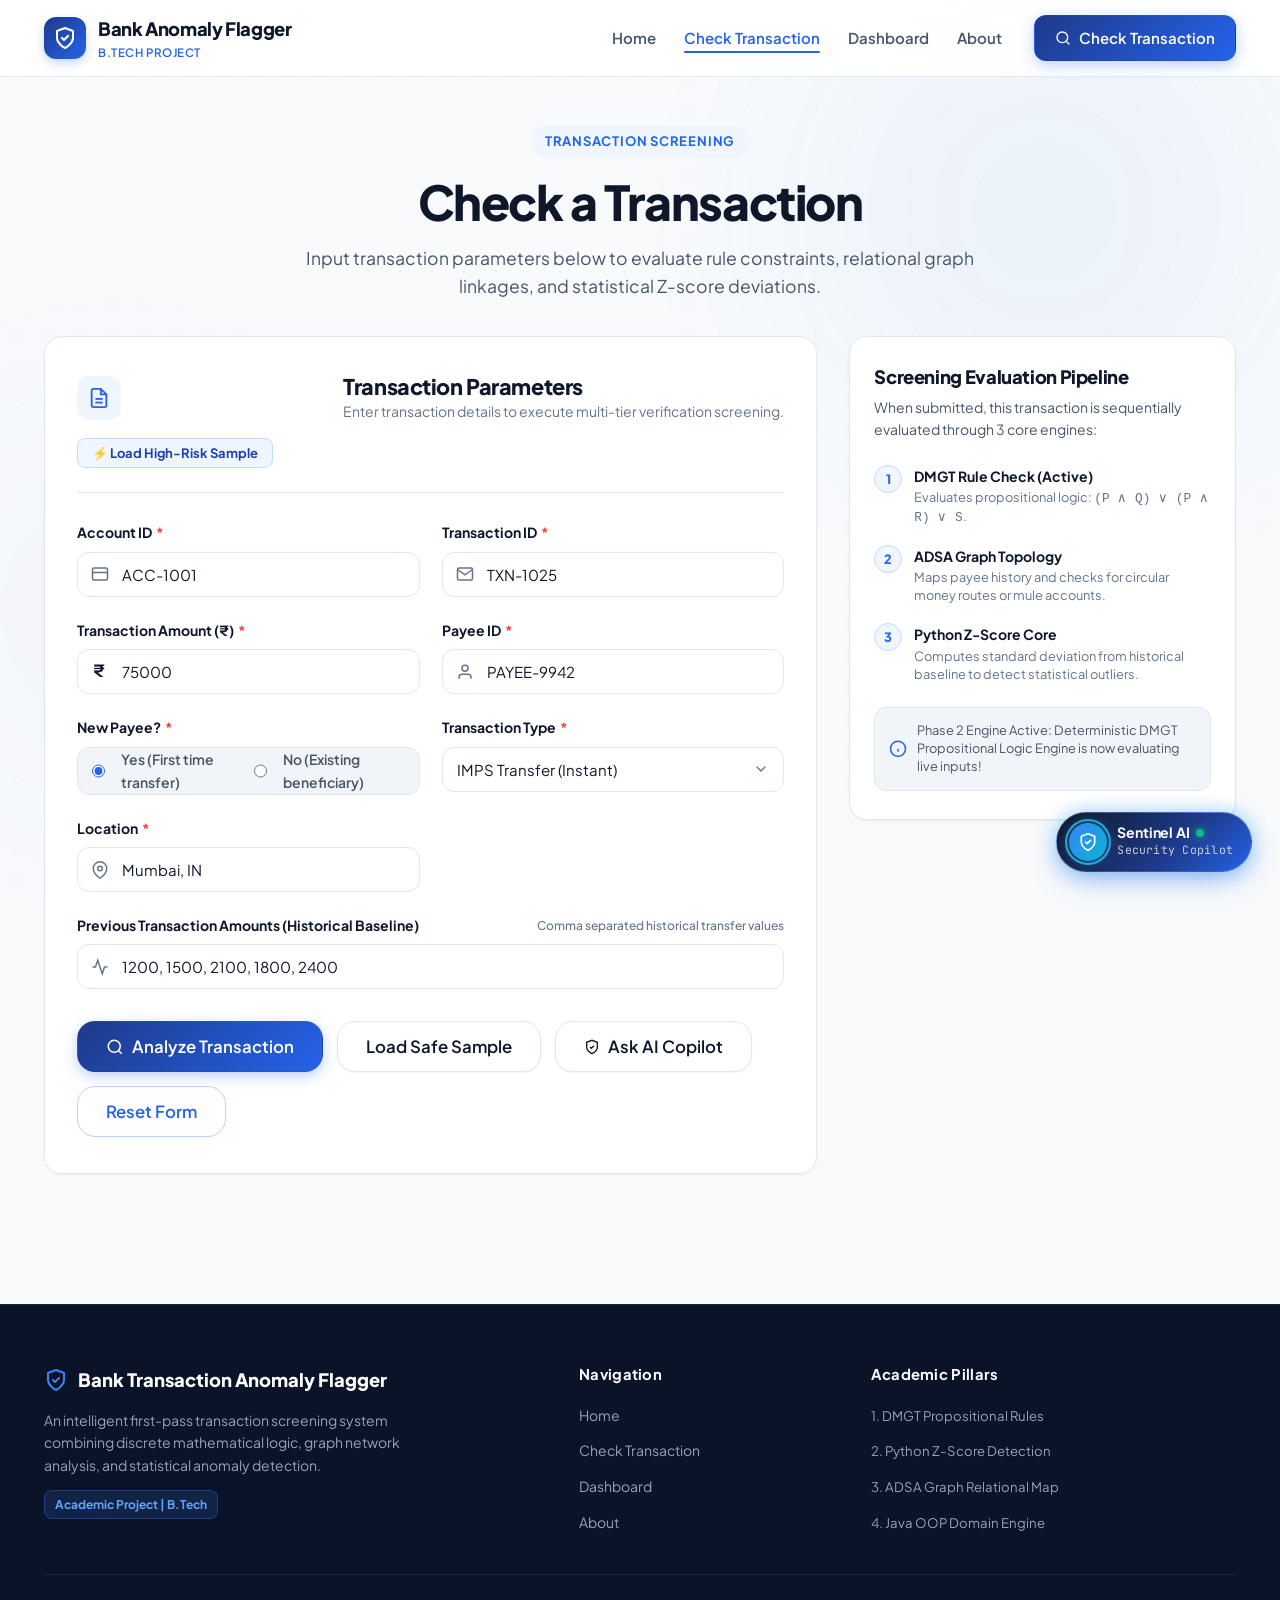
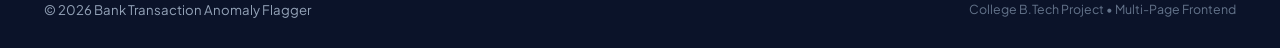
<file: check-transaction.html>
<!DOCTYPE html>
<html lang="en">
<head>
  <meta charset="UTF-8">
  <meta name="viewport" content="width=device-width, initial-scale=1.0">
  <title>Bank Transaction Anomaly Flagger | Check Transaction</title>
  <meta name="description" content="Submit transaction parameters to run multi-layer rule, relational graph, and statistical anomaly screening.">
  
  <!-- Google Fonts -->
  <link rel="preconnect" href="https://fonts.googleapis.com">
  <link rel="preconnect" href="https://fonts.gstatic.com" crossorigin>
  <link href="https://fonts.googleapis.com/css2?family=Plus+Jakarta+Sans:wght@400;500;600;700;800&family=JetBrains+Mono:wght@400;500;600;700&display=swap" rel="stylesheet">
  
  <!-- Main Stylesheet & AI Agent Stylesheet -->
  <link rel="stylesheet" href="style.css">
  <link rel="stylesheet" href="ai-agent.css">
</head>
<body>

  <!-- Background Glow & Grid Decoration -->
  <div class="bg-decoration">
    <div class="bg-glow glow-1"></div>
    <div class="bg-glow glow-2"></div>
    <div class="bg-grid-pattern"></div>
  </div>

  <!-- NAVIGATION BAR -->
  <header class="navbar-wrapper">
    <nav class="navbar container" aria-label="Main Navigation">
      <a href="index.html" class="brand-logo" id="nav-brand">
        <div class="logo-icon-wrap">
          <svg class="shield-logo" viewBox="0 0 24 24" fill="none" stroke="currentColor" stroke-width="2" stroke-linecap="round" stroke-linejoin="round">
            <path d="M12 22s8-4 8-10V5l-8-3-8 3v7c0 6 8 10 8 10z"/>
            <path d="M9 12l2 2 4-4" stroke-width="2.2"/>
          </svg>
        </div>
        <div class="brand-text">
          <span class="brand-title">Bank Anomaly Flagger</span>
          <span class="brand-badge">B.Tech Project</span>
        </div>
      </a>

      <button class="mobile-toggle" id="mobile-toggle-btn" aria-label="Toggle navigation menu" aria-expanded="false">
        <span></span>
        <span></span>
        <span></span>
      </button>

      <div class="nav-menu" id="nav-menu">
        <ul class="nav-links">
          <li><a href="index.html" class="nav-link">Home</a></li>
          <li><a href="check-transaction.html" class="nav-link active">Check Transaction</a></li>
          <li><a href="dashboard.html" class="nav-link">Dashboard</a></li>
          <li><a href="about.html" class="nav-link">About</a></li>
        </ul>
        <div class="nav-actions">
          <a href="check-transaction.html" class="btn btn-primary nav-btn">
            <svg viewBox="0 0 24 24" width="16" height="16" fill="none" stroke="currentColor" stroke-width="2" stroke-linecap="round" stroke-linejoin="round">
              <circle cx="11" cy="11" r="8"></circle>
              <line x1="21" y1="21" x2="16.65" y2="16.65"></line>
            </svg>
            <span>Check Transaction</span>
          </a>
        </div>
      </div>
    </nav>
  </header>

  <main class="page-main">
    <section class="page-header-section">
      <div class="container">
        <div class="section-pill">Transaction Screening</div>
        <h1 class="page-title">Check a Transaction</h1>
        <p class="page-subtitle">
          Input transaction parameters below to evaluate rule constraints, relational graph linkages, and statistical Z-score deviations.
        </p>
      </div>
    </section>

    <section class="form-section">
      <div class="container">
        <div class="form-layout-grid">
          
          <!-- Transaction Form Card -->
          <div class="card form-card">
            <div class="form-card-header">
              <div class="form-header-icon">
                <svg viewBox="0 0 24 24" width="22" height="22" fill="none" stroke="currentColor" stroke-width="2">
                  <path d="M14 2H6a2 2 0 0 0-2 2v16a2 2 0 0 0 2 2h12a2 2 0 0 0 2-2V8z"></path>
                  <polyline points="14 2 14 8 20 8"></polyline>
                  <line x1="16" y1="13" x2="8" y2="13"></line>
                  <line x1="16" y1="17" x2="8" y2="17"></line>
                </svg>
              </div>
              <div>
                <h2 class="form-card-title">Transaction Parameters</h2>
                <p class="form-card-desc">Enter transaction details to execute multi-tier verification screening.</p>
              </div>
              <button type="button" class="btn btn-sm btn-outline btn-prefill" id="btn-prefill-sample">
                ⚡ Load High-Risk Sample
              </button>
            </div>

            <form id="check-transaction-form" class="transaction-form" novalidate>
              <div class="form-grid">
                
                <!-- Account ID -->
                <div class="form-group">
                  <label for="accountId" class="form-label">
                    <span>Account ID</span>
                    <span class="required">*</span>
                  </label>
                  <div class="input-wrapper">
                    <svg class="input-icon" viewBox="0 0 24 24" width="18" height="18" fill="none" stroke="currentColor" stroke-width="2">
                      <rect x="2" y="4" width="20" height="16" rx="2"></rect>
                      <line x1="2" y1="10" x2="22" y2="10"></line>
                    </svg>
                    <input type="text" id="accountId" name="accountId" class="form-input" placeholder="e.g. ACC-1001" required value="ACC-1001">
                  </div>
                </div>

                <!-- Transaction ID -->
                <div class="form-group">
                  <label for="transactionId" class="form-label">
                    <span>Transaction ID</span>
                    <span class="required">*</span>
                  </label>
                  <div class="input-wrapper">
                    <svg class="input-icon" viewBox="0 0 24 24" width="18" height="18" fill="none" stroke="currentColor" stroke-width="2">
                      <path d="M4 4h16c1.1 0 2 .9 2 2v12c0 1.1-.9 2-2 2H4c-1.1 0-2-.9-2-2V6c0-1.1.9-2 2-2z"></path>
                      <polyline points="22,6 12,13 2,6"></polyline>
                    </svg>
                    <input type="text" id="transactionId" name="transactionId" class="form-input" placeholder="e.g. TXN-1025" required value="TXN-1025">
                  </div>
                </div>

                <!-- Transaction Amount -->
                <div class="form-group">
                  <label for="transactionAmount" class="form-label">
                    <span>Transaction Amount (₹)</span>
                    <span class="required">*</span>
                  </label>
                  <div class="input-wrapper">
                    <span class="currency-symbol">₹</span>
                    <input type="number" id="transactionAmount" name="transactionAmount" class="form-input" placeholder="e.g. 75000" min="1" step="any" required value="75000">
                  </div>
                </div>

                <!-- Payee ID -->
                <div class="form-group">
                  <label for="payeeId" class="form-label">
                    <span>Payee ID</span>
                    <span class="required">*</span>
                  </label>
                  <div class="input-wrapper">
                    <svg class="input-icon" viewBox="0 0 24 24" width="18" height="18" fill="none" stroke="currentColor" stroke-width="2">
                      <path d="M20 21v-2a4 4 0 0 0-4-4H8a4 4 0 0 0-4 4v2"></path>
                      <circle cx="12" cy="7" r="4"></circle>
                    </svg>
                    <input type="text" id="payeeId" name="payeeId" class="form-input" placeholder="e.g. PAYEE-9942" required value="PAYEE-9942">
                  </div>
                </div>

                <!-- New Payee (Yes / No) -->
                <div class="form-group">
                  <label class="form-label">
                    <span>New Payee?</span>
                    <span class="required">*</span>
                  </label>
                  <div class="radio-group-box">
                    <label class="radio-label">
                      <input type="radio" name="newPayee" value="Yes" checked>
                      <span class="radio-custom"></span>
                      <span>Yes (First time transfer)</span>
                    </label>
                    <label class="radio-label">
                      <input type="radio" name="newPayee" value="No">
                      <span class="radio-custom"></span>
                      <span>No (Existing beneficiary)</span>
                    </label>
                  </div>
                </div>

                <!-- Transaction Type -->
                <div class="form-group">
                  <label for="transactionType" class="form-label">
                    <span>Transaction Type</span>
                    <span class="required">*</span>
                  </label>
                  <div class="input-wrapper select-wrapper">
                    <select id="transactionType" name="transactionType" class="form-input form-select" required>
                      <option value="IMPS Transfer" selected>IMPS Transfer (Instant)</option>
                      <option value="NEFT Transfer">NEFT Transfer</option>
                      <option value="RTGS Transfer">RTGS Transfer (High Value)</option>
                      <option value="UPI Payment">UPI Payment</option>
                      <option value="ATM Withdrawal">ATM Withdrawal</option>
                      <option value="Card Payment">Card Payment / POS</option>
                    </select>
                  </div>
                </div>

                <!-- Location -->
                <div class="form-group">
                  <label for="location" class="form-label">
                    <span>Location</span>
                    <span class="required">*</span>
                  </label>
                  <div class="input-wrapper">
                    <svg class="input-icon" viewBox="0 0 24 24" width="18" height="18" fill="none" stroke="currentColor" stroke-width="2">
                      <path d="M21 10c0 7-9 13-9 13s-9-6-9-13a9 9 0 0 1 18 0z"></path>
                      <circle cx="12" cy="10" r="3"></circle>
                    </svg>
                    <input type="text" id="location" name="location" class="form-input" placeholder="e.g. Mumbai, IN" required value="Mumbai, IN">
                  </div>
                </div>

                <!-- Previous Transaction Amounts -->
                <div class="form-group full-width">
                  <label for="prevAmounts" class="form-label">
                    <span>Previous Transaction Amounts (Historical Baseline)</span>
                    <span class="help-text-label">Comma separated historical transfer values</span>
                  </label>
                  <div class="input-wrapper">
                    <svg class="input-icon" viewBox="0 0 24 24" width="18" height="18" fill="none" stroke="currentColor" stroke-width="2">
                      <polyline points="22 12 18 12 15 21 9 3 6 12 2 12"></polyline>
                    </svg>
                    <input type="text" id="prevAmounts" name="prevAmounts" class="form-input font-mono" placeholder="e.g. 1200, 1500, 2100, 1800, 2400" value="1200, 1500, 2100, 1800, 2400">
                  </div>
                </div>

              </div>

              <!-- Form Buttons -->
              <div class="form-actions">
                <button type="submit" class="btn btn-primary btn-lg" id="btn-submit-analyze">
                  <svg viewBox="0 0 24 24" width="18" height="18" fill="none" stroke="currentColor" stroke-width="2">
                    <circle cx="11" cy="11" r="8"></circle>
                    <line x1="21" y1="21" x2="16.65" y2="16.65"></line>
                  </svg>
                  <span>Analyze Transaction</span>
                </button>
                <button type="button" class="btn btn-secondary btn-lg" id="btn-safe-sample">
                  <span>Load Safe Sample</span>
                </button>
                <button type="button" class="btn btn-secondary btn-lg" id="btn-ai-audit-helper" onclick="document.getElementById('sentinel-fab')?.click()">
                  <svg viewBox="0 0 24 24" width="16" height="16" fill="none" stroke="currentColor" stroke-width="2">
                    <path d="M12 22s8-4 8-10V5l-8-3-8 3v7c0 6 8 10 8 10z"/>
                    <path d="M9 12l2 2 4-4"/>
                  </svg>
                  <span>Ask AI Copilot</span>
                </button>
                <button type="button" class="btn btn-outline btn-lg" id="btn-reset-form">
                  <span>Reset Form</span>
                </button>
              </div>
            </form>
          </div>

          <!-- Side Information Panel -->
          <div class="form-side-panel">
            <div class="card info-side-card">
              <h3 class="side-card-title">Screening Evaluation Pipeline</h3>
              <p class="side-card-desc">When submitted, this transaction is sequentially evaluated through 3 core engines:</p>
              
              <ul class="screening-pipeline-list">
                <li class="pipeline-item">
                  <div class="pipeline-num">1</div>
                  <div>
                    <strong>DMGT Rule Check (Active)</strong>
                    <p>Evaluates propositional logic: <code>(P ∧ Q) ∨ (P ∧ R) ∨ S</code>.</p>
                  </div>
                </li>
                <li class="pipeline-item">
                  <div class="pipeline-num">2</div>
                  <div>
                    <strong>ADSA Graph Topology</strong>
                    <p>Maps payee history and checks for circular money routes or mule accounts.</p>
                  </div>
                </li>
                <li class="pipeline-item">
                  <div class="pipeline-num">3</div>
                  <div>
                    <strong>Python Z-Score Core</strong>
                    <p>Computes standard deviation from historical baseline to detect statistical outliers.</p>
                  </div>
                </li>
              </ul>

              <div class="side-notice-box">
                <svg viewBox="0 0 24 24" width="18" height="18" fill="none" stroke="currentColor" stroke-width="2">
                  <circle cx="12" cy="12" r="10"></circle>
                  <line x1="12" y1="16" x2="12" y2="12"></line>
                  <line x1="12" y1="8" x2="12.01" y2="8"></line>
                </svg>
                <span>Phase 2 Engine Active: Deterministic DMGT Propositional Logic Engine is now evaluating live inputs!</span>
              </div>
            </div>
          </div>

        </div>

        <!-- Result Container (Dynamically rendered with live DMGT evaluation) -->
        <div id="demo-result-container" class="demo-result-wrapper" style="display: none;">
          <div class="card result-card" id="result-card-main">
            
            <!-- Result Header Banner -->
            <div class="result-header">
              <div class="result-status-badge" id="result-status-badge">
                <svg viewBox="0 0 24 24" width="22" height="22" fill="none" stroke="currentColor" stroke-width="2.2" id="result-status-icon">
                  <path d="M10.29 3.86L1.82 18a2 2 0 0 0 1.71 3h16.94a2 2 0 0 0 1.71-3L13.71 3.86a2 2 0 0 0-3.42 0z"/>
                  <line x1="12" y1="9" x2="12" y2="13"/>
                  <line x1="12" y1="17" x2="12.01" y2="17"/>
                </svg>
                <span id="result-status-text">⚠ FLAGGED FOR REVIEW</span>
              </div>
              <span class="stage-tag" id="result-priority-tag">DMGT Logic Engine Evaluated</span>
            </div>
            
            <div class="result-body">
              <p class="result-lead" id="result-summary-text">
                The transaction parameters were evaluated using the discrete propositional logic engine.
              </p>

              <!-- DMGT Propositional Logic Deduction Panel -->
              <div class="dmgt-panel">
                <div class="dmgt-panel-header">
                  <div class="dmgt-title-wrap">
                    <span class="dmgt-badge">DMGT Module</span>
                    <h3 class="dmgt-title">Propositional Truth Table &amp; Deduction</h3>
                  </div>
                  <div class="dmgt-formula-box">
                    <span class="formula-label">Composite Logic Formula:</span>
                    <code class="formula-code">(P ∧ Q) ∨ (P ∧ R) ∨ S</code>
                  </div>
                </div>

                <!-- Atomic Propositions Truth Grid -->
                <div class="propositions-grid" id="dmgt-propositions-grid">
                  <!-- Dynamically populated from JS -->
                </div>

                <!-- Logic Rules Evaluation List -->
                <div class="dmgt-rules-breakdown" id="dmgt-rules-breakdown">
                  <!-- Dynamically populated from JS -->
                </div>
              </div>

              <!-- Captured Parameters Preview -->
              <div class="result-payload-preview">
                <div class="payload-header">Captured Transaction Parameters:</div>
                <div class="payload-grid" id="result-payload-grid">
                  <!-- Dynamically populated from JS -->
                </div>
              </div>
            </div>
          </div>
        </div>

      </div>
    </section>
  </main>

  <!-- FOOTER -->
  <footer class="site-footer" id="footer">
    <div class="container">
      <div class="footer-top">
        <div class="footer-brand">
          <div class="footer-logo">
            <svg viewBox="0 0 24 24" width="24" height="24" fill="none" stroke="currentColor" stroke-width="2" stroke-linecap="round" stroke-linejoin="round">
              <path d="M12 22s8-4 8-10V5l-8-3-8 3v7c0 6 8 10 8 10z"/>
              <path d="M9 12l2 2 4-4"/>
            </svg>
            <span class="footer-brand-title">Bank Transaction Anomaly Flagger</span>
          </div>
          <p class="footer-desc">
            An intelligent first-pass transaction screening system combining discrete mathematical logic, graph network analysis, and statistical anomaly detection.
          </p>
          <div class="footer-badge-project">
            <span>Academic Project | B.Tech</span>
          </div>
        </div>

        <div class="footer-links-group">
          <h4 class="footer-heading">Navigation</h4>
          <ul class="footer-links">
            <li><a href="index.html">Home</a></li>
            <li><a href="check-transaction.html">Check Transaction</a></li>
            <li><a href="dashboard.html">Dashboard</a></li>
            <li><a href="about.html">About</a></li>
          </ul>
        </div>

        <div class="footer-info-group">
          <h4 class="footer-heading">Academic Pillars</h4>
          <ul class="footer-links">
            <li><span class="footer-subitem">1. DMGT Propositional Rules</span></li>
            <li><span class="footer-subitem">2. Python Z-Score Detection</span></li>
            <li><span class="footer-subitem">3. ADSA Graph Relational Map</span></li>
            <li><span class="footer-subitem">4. Java OOP Domain Engine</span></li>
          </ul>
        </div>
      </div>

      <div class="footer-bottom">
        <p class="copyright-text">
          &copy; 2026 Bank Transaction Anomaly Flagger
        </p>
        <div class="footer-academic-meta">
          <span>College B.Tech Project • Multi-Page Frontend</span>
        </div>
      </div>
    </div>
  </footer>

  <!-- Notification Toast Container -->
  <div class="toast-container" id="toast-container" aria-live="polite"></div>

  <!-- JavaScript Modules -->
  <script src="rules-engine.js"></script>
  <script src="script.js"></script>
  <script src="ai-agent.js"></script>
</body>
</html>
</file>
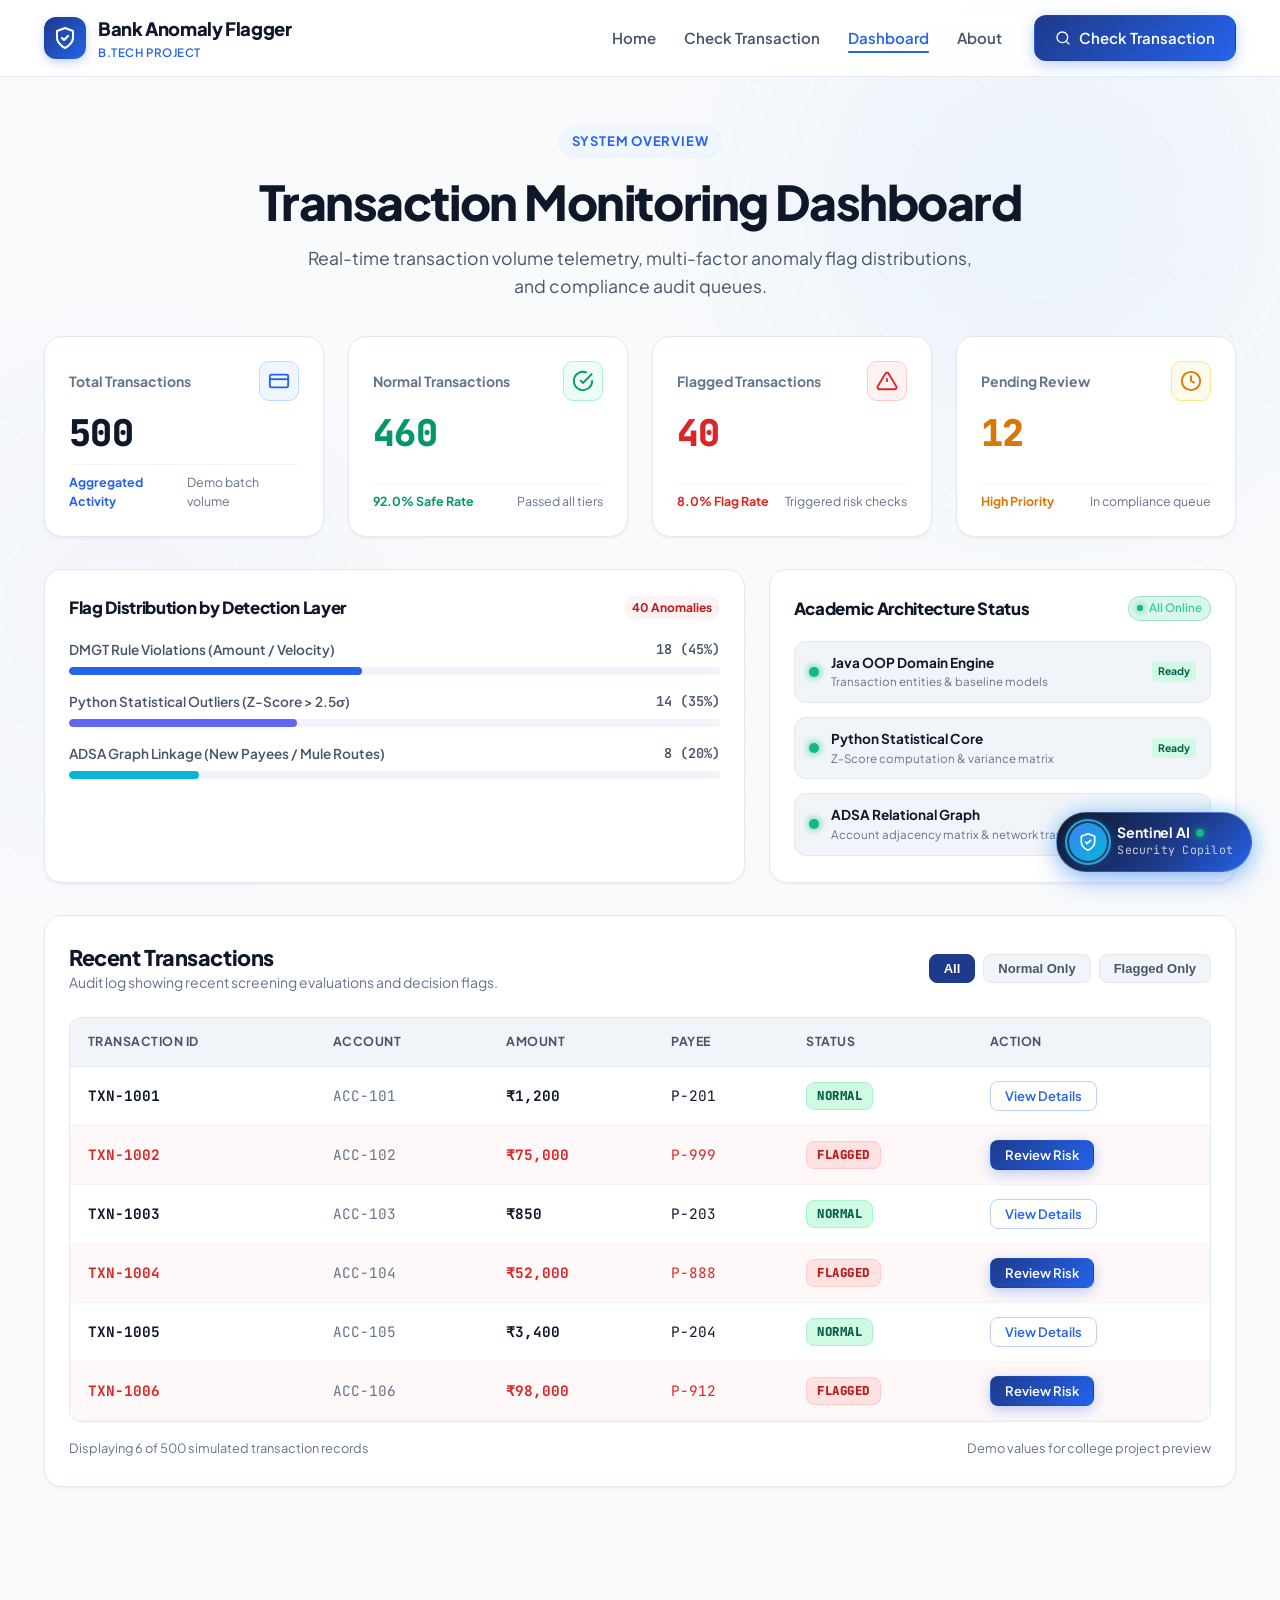
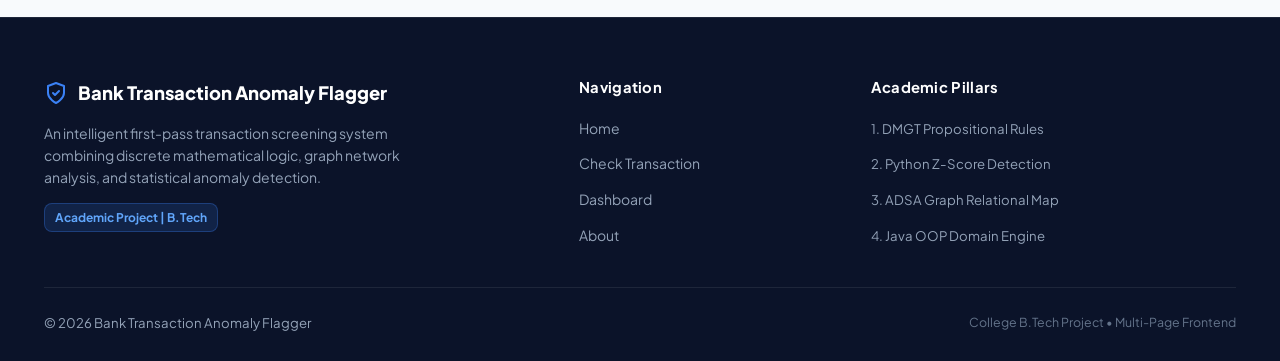
<file: dashboard.html>
<!DOCTYPE html>
<html lang="en">
<head>
  <meta charset="UTF-8">
  <meta name="viewport" content="width=device-width, initial-scale=1.0">
  <title>Bank Transaction Anomaly Flagger | Dashboard</title>
  <meta name="description" content="Transaction Monitoring Dashboard with real-time statistics, anomaly rates, and recent transaction audit records.">
  
  <!-- Google Fonts -->
  <link rel="preconnect" href="https://fonts.googleapis.com">
  <link rel="preconnect" href="https://fonts.gstatic.com" crossorigin>
  <link href="https://fonts.googleapis.com/css2?family=Plus+Jakarta+Sans:wght@400;500;600;700;800&family=JetBrains+Mono:wght@400;500;600;700&display=swap" rel="stylesheet">
  
  <!-- Main Stylesheet & AI Agent Stylesheet -->
  <link rel="stylesheet" href="style.css">
  <link rel="stylesheet" href="ai-agent.css">
</head>
<body>

  <!-- Background Glow & Grid Decoration -->
  <div class="bg-decoration">
    <div class="bg-glow glow-1"></div>
    <div class="bg-glow glow-2"></div>
    <div class="bg-grid-pattern"></div>
  </div>

  <!-- NAVIGATION BAR -->
  <header class="navbar-wrapper">
    <nav class="navbar container" aria-label="Main Navigation">
      <a href="index.html" class="brand-logo" id="nav-brand">
        <div class="logo-icon-wrap">
          <svg class="shield-logo" viewBox="0 0 24 24" fill="none" stroke="currentColor" stroke-width="2" stroke-linecap="round" stroke-linejoin="round">
            <path d="M12 22s8-4 8-10V5l-8-3-8 3v7c0 6 8 10 8 10z"/>
            <path d="M9 12l2 2 4-4" stroke-width="2.2"/>
          </svg>
        </div>
        <div class="brand-text">
          <span class="brand-title">Bank Anomaly Flagger</span>
          <span class="brand-badge">B.Tech Project</span>
        </div>
      </a>

      <button class="mobile-toggle" id="mobile-toggle-btn" aria-label="Toggle navigation menu" aria-expanded="false">
        <span></span>
        <span></span>
        <span></span>
      </button>

      <div class="nav-menu" id="nav-menu">
        <ul class="nav-links">
          <li><a href="index.html" class="nav-link">Home</a></li>
          <li><a href="check-transaction.html" class="nav-link">Check Transaction</a></li>
          <li><a href="dashboard.html" class="nav-link active">Dashboard</a></li>
          <li><a href="about.html" class="nav-link">About</a></li>
        </ul>
        <div class="nav-actions">
          <a href="check-transaction.html" class="btn btn-primary nav-btn">
            <svg viewBox="0 0 24 24" width="16" height="16" fill="none" stroke="currentColor" stroke-width="2" stroke-linecap="round" stroke-linejoin="round">
              <circle cx="11" cy="11" r="8"></circle>
              <line x1="21" y1="21" x2="16.65" y2="16.65"></line>
            </svg>
            <span>Check Transaction</span>
          </a>
        </div>
      </div>
    </nav>
  </header>

  <main class="page-main">
    <section class="page-header-section">
      <div class="container">
        <div class="section-pill">System Overview</div>
        <h1 class="page-title">Transaction Monitoring Dashboard</h1>
        <p class="page-subtitle">
          Real-time transaction volume telemetry, multi-factor anomaly flag distributions, and compliance audit queues.
        </p>
      </div>
    </section>

    <section class="dashboard-section">
      <div class="container">
        
        <!-- Statistics KPI Cards (4 Required Cards) -->
        <div class="stats-grid">
          
          <!-- Card 1: Total Transactions -->
          <div class="stat-card">
            <div class="stat-card-top">
              <span class="stat-label">Total Transactions</span>
              <div class="stat-icon-wrap icon-blue">
                <svg viewBox="0 0 24 24" width="22" height="22" fill="none" stroke="currentColor" stroke-width="2">
                  <rect x="2" y="5" width="20" height="14" rx="2"></rect>
                  <line x1="2" y1="10" x2="22" y2="10"></line>
                </svg>
              </div>
            </div>
            <div class="stat-value">500</div>
            <div class="stat-footer">
              <span class="stat-trend trend-neutral">Aggregated Activity</span>
              <span class="stat-meta">Demo batch volume</span>
            </div>
          </div>

          <!-- Card 2: Normal Transactions -->
          <div class="stat-card">
            <div class="stat-card-top">
              <span class="stat-label">Normal Transactions</span>
              <div class="stat-icon-wrap icon-green">
                <svg viewBox="0 0 24 24" width="22" height="22" fill="none" stroke="currentColor" stroke-width="2">
                  <path d="M22 11.08V12a10 10 0 1 1-5.93-9.14"></path>
                  <polyline points="22 4 12 14.01 9 11.01"></polyline>
                </svg>
              </div>
            </div>
            <div class="stat-value text-safe">460</div>
            <div class="stat-footer">
              <span class="stat-trend trend-positive">92.0% Safe Rate</span>
              <span class="stat-meta">Passed all tiers</span>
            </div>
          </div>

          <!-- Card 3: Flagged Transactions -->
          <div class="stat-card">
            <div class="stat-card-top">
              <span class="stat-label">Flagged Transactions</span>
              <div class="stat-icon-wrap icon-red">
                <svg viewBox="0 0 24 24" width="22" height="22" fill="none" stroke="currentColor" stroke-width="2">
                  <path d="M10.29 3.86L1.82 18a2 2 0 0 0 1.71 3h16.94a2 2 0 0 0 1.71-3L13.71 3.86a2 2 0 0 0-3.42 0z"></path>
                  <line x1="12" y1="9" x2="12" y2="13"></line>
                  <line x1="12" y1="17" x2="12.01" y2="17"></line>
                </svg>
              </div>
            </div>
            <div class="stat-value text-danger">40</div>
            <div class="stat-footer">
              <span class="stat-trend trend-negative">8.0% Flag Rate</span>
              <span class="stat-meta">Triggered risk checks</span>
            </div>
          </div>

          <!-- Card 4: Pending Review -->
          <div class="stat-card">
            <div class="stat-card-top">
              <span class="stat-label">Pending Review</span>
              <div class="stat-icon-wrap icon-amber">
                <svg viewBox="0 0 24 24" width="22" height="22" fill="none" stroke="currentColor" stroke-width="2">
                  <circle cx="12" cy="12" r="10"></circle>
                  <polyline points="12 6 12 12 16 14"></polyline>
                </svg>
              </div>
            </div>
            <div class="stat-value text-amber">12</div>
            <div class="stat-footer">
              <span class="stat-trend trend-warning">High Priority</span>
              <span class="stat-meta">In compliance queue</span>
            </div>
          </div>

        </div>

        <!-- Secondary Analytics Row -->
        <div class="analytics-split-row">
          
          <!-- Flag Category Breakdown -->
          <div class="card analytics-card">
            <div class="analytics-card-header">
              <h3 class="analytics-card-title">Flag Distribution by Detection Layer</h3>
              <span class="analytics-badge">40 Anomalies</span>
            </div>
            <div class="flag-breakdown-list">
              
              <div class="breakdown-item">
                <div class="breakdown-header">
                  <span>DMGT Rule Violations (Amount / Velocity)</span>
                  <span class="font-mono">18 (45%)</span>
                </div>
                <div class="breakdown-bar-bg">
                  <div class="breakdown-bar-fill fill-blue" style="width: 45%;"></div>
                </div>
              </div>

              <div class="breakdown-item">
                <div class="breakdown-header">
                  <span>Python Statistical Outliers (Z-Score &gt; 2.5σ)</span>
                  <span class="font-mono">14 (35%)</span>
                </div>
                <div class="breakdown-bar-bg">
                  <div class="breakdown-bar-fill fill-indigo" style="width: 35%;"></div>
                </div>
              </div>

              <div class="breakdown-item">
                <div class="breakdown-header">
                  <span>ADSA Graph Linkage (New Payees / Mule Routes)</span>
                  <span class="font-mono">8 (20%)</span>
                </div>
                <div class="breakdown-bar-bg">
                  <div class="breakdown-bar-fill fill-cyan" style="width: 20%;"></div>
                </div>
              </div>

            </div>
          </div>

          <!-- Academic System Health Card -->
          <div class="card analytics-card">
            <div class="analytics-card-header">
              <h3 class="analytics-card-title">Academic Architecture Status</h3>
              <span class="live-tag"><span class="pulse-green"></span> All Online</span>
            </div>
            <div class="engine-status-list">
              <div class="engine-item">
                <span class="status-indicator-dot dot-online"></span>
                <div class="engine-info">
                  <strong>Java OOP Domain Engine</strong>
                  <span>Transaction entities &amp; baseline models</span>
                </div>
                <span class="badge-tag-safe">Ready</span>
              </div>
              <div class="engine-item">
                <span class="status-indicator-dot dot-online"></span>
                <div class="engine-info">
                  <strong>Python Statistical Core</strong>
                  <span>Z-Score computation &amp; variance matrix</span>
                </div>
                <span class="badge-tag-safe">Ready</span>
              </div>
              <div class="engine-item">
                <span class="status-indicator-dot dot-online"></span>
                <div class="engine-info">
                  <strong>ADSA Relational Graph</strong>
                  <span>Account adjacency matrix &amp; network traversal</span>
                </div>
                <span class="badge-tag-safe">Ready</span>
              </div>
            </div>
          </div>

        </div>

        <!-- Recent Transactions Table Card -->
        <div class="card table-container-card">
          <div class="table-card-header">
            <div>
              <h2 class="table-card-title">Recent Transactions</h2>
              <p class="table-card-desc">Audit log showing recent screening evaluations and decision flags.</p>
            </div>
            <div class="table-filters">
              <button class="filter-btn active" data-filter="all">All</button>
              <button class="filter-btn" data-filter="NORMAL">Normal Only</button>
              <button class="filter-btn" data-filter="FLAGGED">Flagged Only</button>
            </div>
          </div>

          <div class="table-responsive">
            <table class="data-table" id="transactions-table">
              <thead>
                <tr>
                  <th>Transaction ID</th>
                  <th>Account</th>
                  <th>Amount</th>
                  <th>Payee</th>
                  <th>Status</th>
                  <th>Action</th>
                </tr>
              </thead>
              <tbody>
                <!-- Row 1 (NORMAL) -->
                <tr data-status="NORMAL">
                  <td class="font-mono font-bold">TXN-1001</td>
                  <td class="font-mono text-muted">ACC-101</td>
                  <td class="font-mono font-bold">₹1,200</td>
                  <td class="font-mono">P-201</td>
                  <td>
                    <span class="status-pill status-normal">NORMAL</span>
                  </td>
                  <td>
                    <button class="btn btn-sm btn-outline table-action-btn" data-txn="TXN-1001">View Details</button>
                  </td>
                </tr>

                <!-- Row 2 (FLAGGED) -->
                <tr data-status="FLAGGED" class="row-highlight-flagged">
                  <td class="font-mono font-bold text-danger">TXN-1002</td>
                  <td class="font-mono text-muted">ACC-102</td>
                  <td class="font-mono font-bold text-danger">₹75,000</td>
                  <td class="font-mono text-danger">P-999</td>
                  <td>
                    <span class="status-pill status-flag">FLAGGED</span>
                  </td>
                  <td>
                    <button class="btn btn-sm btn-primary table-action-btn" data-txn="TXN-1002">Review Risk</button>
                  </td>
                </tr>

                <!-- Row 3 (NORMAL) -->
                <tr data-status="NORMAL">
                  <td class="font-mono font-bold">TXN-1003</td>
                  <td class="font-mono text-muted">ACC-103</td>
                  <td class="font-mono font-bold">₹850</td>
                  <td class="font-mono">P-203</td>
                  <td>
                    <span class="status-pill status-normal">NORMAL</span>
                  </td>
                  <td>
                    <button class="btn btn-sm btn-outline table-action-btn" data-txn="TXN-1003">View Details</button>
                  </td>
                </tr>

                <!-- Row 4 (FLAGGED) -->
                <tr data-status="FLAGGED" class="row-highlight-flagged">
                  <td class="font-mono font-bold text-danger">TXN-1004</td>
                  <td class="font-mono text-muted">ACC-104</td>
                  <td class="font-mono font-bold text-danger">₹52,000</td>
                  <td class="font-mono text-danger">P-888</td>
                  <td>
                    <span class="status-pill status-flag">FLAGGED</span>
                  </td>
                  <td>
                    <button class="btn btn-sm btn-primary table-action-btn" data-txn="TXN-1004">Review Risk</button>
                  </td>
                </tr>

                <!-- Additional realistic demonstration rows -->
                <tr data-status="NORMAL">
                  <td class="font-mono font-bold">TXN-1005</td>
                  <td class="font-mono text-muted">ACC-105</td>
                  <td class="font-mono font-bold">₹3,400</td>
                  <td class="font-mono">P-204</td>
                  <td>
                    <span class="status-pill status-normal">NORMAL</span>
                  </td>
                  <td>
                    <button class="btn btn-sm btn-outline table-action-btn" data-txn="TXN-1005">View Details</button>
                  </td>
                </tr>

                <tr data-status="FLAGGED" class="row-highlight-flagged">
                  <td class="font-mono font-bold text-danger">TXN-1006</td>
                  <td class="font-mono text-muted">ACC-106</td>
                  <td class="font-mono font-bold text-danger">₹98,000</td>
                  <td class="font-mono text-danger">P-912</td>
                  <td>
                    <span class="status-pill status-flag">FLAGGED</span>
                  </td>
                  <td>
                    <button class="btn btn-sm btn-primary table-action-btn" data-txn="TXN-1006">Review Risk</button>
                  </td>
                </tr>
              </tbody>
            </table>
          </div>
          
          <div class="table-footer-info">
            <span>Displaying 6 of 500 simulated transaction records</span>
            <span class="text-muted">Demo values for college project preview</span>
          </div>
        </div>

      </div>
    </section>
  </main>

  <!-- FOOTER -->
  <footer class="site-footer" id="footer">
    <div class="container">
      <div class="footer-top">
        <div class="footer-brand">
          <div class="footer-logo">
            <svg viewBox="0 0 24 24" width="24" height="24" fill="none" stroke="currentColor" stroke-width="2" stroke-linecap="round" stroke-linejoin="round">
              <path d="M12 22s8-4 8-10V5l-8-3-8 3v7c0 6 8 10 8 10z"/>
              <path d="M9 12l2 2 4-4"/>
            </svg>
            <span class="footer-brand-title">Bank Transaction Anomaly Flagger</span>
          </div>
          <p class="footer-desc">
            An intelligent first-pass transaction screening system combining discrete mathematical logic, graph network analysis, and statistical anomaly detection.
          </p>
          <div class="footer-badge-project">
            <span>Academic Project | B.Tech</span>
          </div>
        </div>

        <div class="footer-links-group">
          <h4 class="footer-heading">Navigation</h4>
          <ul class="footer-links">
            <li><a href="index.html">Home</a></li>
            <li><a href="check-transaction.html">Check Transaction</a></li>
            <li><a href="dashboard.html">Dashboard</a></li>
            <li><a href="about.html">About</a></li>
          </ul>
        </div>

        <div class="footer-info-group">
          <h4 class="footer-heading">Academic Pillars</h4>
          <ul class="footer-links">
            <li><span class="footer-subitem">1. DMGT Propositional Rules</span></li>
            <li><span class="footer-subitem">2. Python Z-Score Detection</span></li>
            <li><span class="footer-subitem">3. ADSA Graph Relational Map</span></li>
            <li><span class="footer-subitem">4. Java OOP Domain Engine</span></li>
          </ul>
        </div>
      </div>

      <div class="footer-bottom">
        <p class="copyright-text">
          &copy; 2026 Bank Transaction Anomaly Flagger
        </p>
        <div class="footer-academic-meta">
          <span>College B.Tech Project • Multi-Page Frontend</span>
        </div>
      </div>
    </div>
  </footer>

  <!-- Notification Toast Container -->
  <div class="toast-container" id="toast-container" aria-live="polite"></div>

  <!-- JavaScript Modules -->
  <script src="rules-engine.js"></script>
  <script src="script.js"></script>
  <script src="ai-agent.js"></script>
</body>
</html>
</file>
<file: style.css>
/* ==========================================================================
   Bank Transaction Anomaly Flagger - Global Stylesheet
   Color Palette: Clean white/light base, Deep Corporate Navy, Cyber Blue accents
   Typography: Plus Jakarta Sans & JetBrains Mono
   Multi-Page Website Architecture + Phase 2 DMGT Logic Engine
   ========================================================================== */

:root {
  /* Brand Color Tokens */
  --bg-primary: #f8fafc;
  --bg-surface: #ffffff;
  --bg-surface-elevated: #ffffff;
  --bg-subtle: #f1f5f9;
  --bg-dark: #0b1329;
  --bg-navy-card: #111e38;

  --text-primary: #0f172a;
  --text-secondary: #475569;
  --text-muted: #64748b;
  --text-light: #f8fafc;

  --color-primary: #1e3a8a;
  --color-primary-hover: #172554;
  --color-accent: #2563eb;
  --color-accent-light: #3b82f6;
  --color-accent-subtle: #eff6ff;
  --color-cyan: #0ea5e9;

  --color-success: #10b981;
  --color-success-bg: #ecfdf5;
  --color-success-border: #a7f3d0;

  --color-danger: #ef4444;
  --color-danger-bg: #fef2f2;
  --color-danger-border: #fecaca;
  --color-danger-glow: rgba(239, 68, 68, 0.25);

  --color-warning: #f59e0b;
  --color-warning-bg: #fffbeb;
  --color-warning-border: #fde68a;

  --border-color: #e2e8f0;
  --border-color-light: #f1f5f9;
  --border-color-focus: #93c5fd;

  /* Typography */
  --font-sans: 'Plus Jakarta Sans', -apple-system, BlinkMacSystemFont, 'Segoe UI', Roboto, sans-serif;
  --font-mono: 'JetBrains Mono', monospace;

  /* Elevation Shadows */
  --shadow-xs: 0 1px 2px 0 rgba(15, 23, 42, 0.05);
  --shadow-sm: 0 2px 4px -1px rgba(15, 23, 42, 0.06), 0 1px 2px -1px rgba(15, 23, 42, 0.04);
  --shadow-md: 0 4px 12px -2px rgba(15, 23, 42, 0.08), 0 2px 6px -2px rgba(15, 23, 42, 0.04);
  --shadow-lg: 0 12px 24px -4px rgba(15, 23, 42, 0.1), 0 4px 8px -2px rgba(15, 23, 42, 0.04);
  --shadow-xl: 0 20px 32px -6px rgba(15, 23, 42, 0.12), 0 8px 16px -4px rgba(15, 23, 42, 0.06);
  --shadow-glow: 0 0 25px rgba(37, 99, 235, 0.18);

  /* Radii */
  --radius-sm: 8px;
  --radius-md: 12px;
  --radius-lg: 18px;
  --radius-xl: 24px;
  --radius-full: 9999px;

  /* Transitions */
  --transition-fast: 150ms cubic-bezier(0.4, 0, 0.2, 1);
  --transition-base: 250ms cubic-bezier(0.4, 0, 0.2, 1);
  --transition-smooth: 350ms cubic-bezier(0.16, 1, 0.3, 1);
}

/* Reset & Base Setup */
*, *::before, *::after {
  box-sizing: border-box;
  margin: 0;
  padding: 0;
}

html {
  scroll-behavior: smooth;
  font-size: 16px;
}

body {
  font-family: var(--font-sans);
  background-color: var(--bg-primary);
  color: var(--text-primary);
  line-height: 1.6;
  -webkit-font-smoothing: antialiased;
  -moz-osx-font-smoothing: grayscale;
  overflow-x: hidden;
  position: relative;
  min-height: 100vh;
  display: flex;
  flex-direction: column;
}

main {
  flex: 1 0 auto;
}

/* Container */
.container {
  width: 100%;
  max-width: 1240px;
  margin: 0 auto;
  padding: 0 24px;
}

/* Background Atmosphere */
.bg-decoration {
  position: fixed;
  top: 0;
  left: 0;
  width: 100vw;
  height: 100vh;
  pointer-events: none;
  z-index: -1;
  overflow: hidden;
}

.bg-glow {
  position: absolute;
  border-radius: 50%;
  filter: blur(100px);
  opacity: 0.45;
}

.glow-1 {
  top: -10%;
  right: -5%;
  width: 600px;
  height: 600px;
  background: radial-gradient(circle, rgba(37, 99, 235, 0.15) 0%, rgba(14, 165, 233, 0.05) 70%, transparent 100%);
}

.glow-2 {
  top: 40%;
  left: -10%;
  width: 500px;
  height: 500px;
  background: radial-gradient(circle, rgba(99, 102, 241, 0.1) 0%, rgba(37, 99, 235, 0.03) 70%, transparent 100%);
}

.bg-grid-pattern {
  position: absolute;
  top: 0;
  left: 0;
  width: 100%;
  height: 100%;
  background-image: radial-gradient(#cbd5e1 1px, transparent 1px);
  background-size: 32px 32px;
  opacity: 0.35;
}

/* Typography Helpers */
h1, h2, h3, h4, h5, h6 {
  color: var(--text-primary);
  font-weight: 700;
  line-height: 1.25;
  letter-spacing: -0.02em;
}

p {
  color: var(--text-secondary);
}

.font-mono {
  font-family: var(--font-mono);
}

.font-bold {
  font-weight: 700;
}

.text-safe {
  color: #059669;
}

.text-danger {
  color: #dc2626;
}

.text-amber {
  color: #d97706;
}

.text-muted {
  color: var(--text-muted);
}

.gradient-text {
  background: linear-gradient(135deg, #1e3a8a 0%, #2563eb 50%, #0284c7 100%);
  -webkit-background-clip: text;
  -webkit-text-fill-color: transparent;
}

/* Card Foundation */
.card {
  background-color: var(--bg-surface);
  border: 1px solid var(--border-color);
  border-radius: var(--radius-lg);
  box-shadow: var(--shadow-sm);
  transition: all var(--transition-base);
}

/* Button Component Library */
.btn {
  display: inline-flex;
  align-items: center;
  justify-content: center;
  gap: 8px;
  padding: 10px 20px;
  font-family: var(--font-sans);
  font-size: 0.9375rem;
  font-weight: 600;
  text-decoration: none;
  border-radius: var(--radius-md);
  transition: all var(--transition-base);
  cursor: pointer;
  border: 1px solid transparent;
  white-space: nowrap;
}

.btn-primary {
  background: linear-gradient(135deg, #1e3a8a 0%, #2563eb 100%);
  color: #ffffff;
  box-shadow: 0 4px 14px rgba(37, 99, 235, 0.3);
}

.btn-primary:hover {
  background: linear-gradient(135deg, #172554 0%, #1d4ed8 100%);
  box-shadow: 0 6px 20px rgba(37, 99, 235, 0.4);
  transform: translateY(-2px);
  color: #ffffff;
}

.btn-primary:active {
  transform: translateY(0);
}

.btn-secondary {
  background-color: var(--bg-surface);
  color: var(--text-primary);
  border: 1px solid var(--border-color);
  box-shadow: var(--shadow-xs);
}

.btn-secondary:hover {
  background-color: var(--bg-subtle);
  border-color: #cbd5e1;
  color: var(--color-accent);
  transform: translateY(-2px);
  box-shadow: var(--shadow-sm);
}

.btn-outline {
  background-color: transparent;
  color: var(--color-accent);
  border: 1px solid rgba(37, 99, 235, 0.3);
}

.btn-outline:hover {
  background-color: var(--color-accent-subtle);
  border-color: var(--color-accent);
}

.btn-lg {
  padding: 14px 28px;
  font-size: 1.05rem;
  border-radius: var(--radius-lg);
}

.btn-sm {
  padding: 6px 14px;
  font-size: 0.8125rem;
  border-radius: var(--radius-sm);
}

/* --------------------------------------------------------------------------
   1. NAVIGATION BAR (Sticky across all pages)
   -------------------------------------------------------------------------- */
.navbar-wrapper {
  position: sticky;
  top: 0;
  width: 100%;
  z-index: 1000;
  background: rgba(255, 255, 255, 0.9);
  backdrop-filter: blur(14px);
  -webkit-backdrop-filter: blur(14px);
  border-bottom: 1px solid rgba(226, 232, 240, 0.8);
  transition: all var(--transition-base);
}

.navbar {
  display: flex;
  align-items: center;
  justify-content: space-between;
  height: 76px;
}

.brand-logo {
  display: flex;
  align-items: center;
  gap: 12px;
  text-decoration: none;
  color: var(--text-primary);
}

.logo-icon-wrap {
  width: 42px;
  height: 42px;
  background: linear-gradient(135deg, #1e3a8a 0%, #2563eb 100%);
  border-radius: 12px;
  display: flex;
  align-items: center;
  justify-content: center;
  color: #ffffff;
  box-shadow: 0 4px 10px rgba(37, 99, 235, 0.25);
  transition: transform var(--transition-fast);
}

.brand-logo:hover .logo-icon-wrap {
  transform: scale(1.05);
}

.shield-logo {
  width: 24px;
  height: 24px;
}

.brand-text {
  display: flex;
  flex-direction: column;
}

.brand-title {
  font-size: 1.15rem;
  font-weight: 800;
  letter-spacing: -0.02em;
  color: #0f172a;
}

.brand-badge {
  font-size: 0.72rem;
  font-weight: 600;
  color: var(--color-accent);
  text-transform: uppercase;
  letter-spacing: 0.05em;
}

.nav-menu {
  display: flex;
  align-items: center;
  gap: 32px;
}

.nav-links {
  display: flex;
  list-style: none;
  gap: 28px;
}

.nav-link {
  text-decoration: none;
  color: var(--text-secondary);
  font-size: 0.9375rem;
  font-weight: 600;
  padding: 6px 0;
  position: relative;
  transition: color var(--transition-fast);
}

.nav-link:hover, .nav-link.active {
  color: var(--color-accent);
}

.nav-link::after {
  content: '';
  position: absolute;
  bottom: 0;
  left: 0;
  width: 0%;
  height: 2.5px;
  background: var(--color-accent);
  border-radius: 2px;
  transition: width var(--transition-base);
}

.nav-link:hover::after, .nav-link.active::after {
  width: 100%;
}

.nav-actions {
  display: flex;
  align-items: center;
}

.mobile-toggle {
  display: none;
  background: none;
  border: none;
  cursor: pointer;
  padding: 10px 8px;
  flex-direction: column;
  justify-content: center;
  align-items: center;
  gap: 5px;
  width: 44px;
  height: 44px;
  border-radius: var(--radius-sm);
  position: relative;
  z-index: 1001;
  -webkit-tap-highlight-color: transparent;
  transition: background-color var(--transition-fast);
}

.mobile-toggle:hover,
.mobile-toggle:focus-visible {
  background-color: var(--bg-subtle);
  outline: none;
}

.mobile-toggle span {
  display: block;
  width: 24px;
  height: 2.5px;
  background-color: var(--text-primary);
  border-radius: 2px;
  transition: transform 0.3s cubic-bezier(0.16, 1, 0.3, 1), opacity 0.25s ease, background-color 0.25s ease;
  transform-origin: center;
}

.mobile-toggle.is-active span:nth-child(1) {
  transform: translateY(7.5px) rotate(45deg);
  background-color: var(--color-accent);
}

.mobile-toggle.is-active span:nth-child(2) {
  opacity: 0;
  transform: scale(0);
}

.mobile-toggle.is-active span:nth-child(3) {
  transform: translateY(-7.5px) rotate(-45deg);
  background-color: var(--color-accent);
}

/* --------------------------------------------------------------------------
   MULTI-PAGE INNER HEADER
   -------------------------------------------------------------------------- */
.page-main {
  padding-bottom: 90px;
}

.page-header-section {
  padding: 48px 0 36px;
  text-align: center;
}

.page-title {
  font-size: clamp(2.2rem, 3.8vw, 3rem);
  font-weight: 800;
  letter-spacing: -0.03em;
  margin-bottom: 12px;
  color: #0f172a;
}

.page-subtitle {
  font-size: 1.1rem;
  color: var(--text-secondary);
  max-width: 680px;
  margin: 0 auto;
  line-height: 1.6;
}

/* --------------------------------------------------------------------------
   HOME PAGE SPECIFIC STYLES
   -------------------------------------------------------------------------- */
.hero-section {
  padding: 60px 0 80px;
  position: relative;
}

.hero-container {
  display: grid;
  grid-template-columns: 1.15fr 0.95fr;
  gap: 56px;
  align-items: center;
}

.pill-badge {
  display: inline-flex;
  align-items: center;
  gap: 10px;
  background: #eff6ff;
  border: 1px solid #bfdbfe;
  padding: 6px 14px;
  border-radius: var(--radius-full);
  margin-bottom: 22px;
}

.pulsing-dot {
  width: 8px;
  height: 8px;
  border-radius: 50%;
  background-color: #2563eb;
  position: relative;
}

.pulsing-dot::after {
  content: '';
  position: absolute;
  top: -4px;
  left: -4px;
  width: 16px;
  height: 16px;
  border-radius: 50%;
  background-color: rgba(37, 99, 235, 0.4);
  animation: pulse 2s infinite;
}

@keyframes pulse {
  0% { transform: scale(0.8); opacity: 0.8; }
  50% { transform: scale(1.6); opacity: 0; }
  100% { transform: scale(0.8); opacity: 0; }
}

.badge-text {
  font-size: 0.825rem;
  font-weight: 700;
  color: #1e40af;
  letter-spacing: 0.02em;
}

.hero-title {
  font-size: clamp(2.4rem, 4vw, 3.4rem);
  line-height: 1.15;
  margin-bottom: 22px;
  letter-spacing: -0.03em;
  font-weight: 800;
}

.hero-subtitle {
  font-size: 1.125rem;
  color: var(--text-secondary);
  line-height: 1.7;
  margin-bottom: 36px;
  max-width: 580px;
}

.hero-cta-group {
  display: flex;
  align-items: center;
  gap: 16px;
  margin-bottom: 42px;
  flex-wrap: wrap;
}

.hero-tech-pills {
  display: flex;
  gap: 10px;
  flex-wrap: wrap;
}

.tech-pill {
  display: inline-flex;
  align-items: center;
  gap: 6px;
  background-color: var(--bg-surface);
  border: 1px solid var(--border-color);
  padding: 6px 12px;
  border-radius: var(--radius-sm);
  font-size: 0.775rem;
  font-weight: 600;
  color: var(--text-secondary);
  box-shadow: var(--shadow-xs);
}

.tech-pill svg {
  color: var(--color-accent);
}

/* Hero Right Visual */
.hero-visual-wrapper {
  position: relative;
  display: flex;
  justify-content: center;
}

.hero-illustration-card {
  position: relative;
  width: 100%;
  max-width: 500px;
  height: 480px;
  background: linear-gradient(145deg, #0d172e 0%, #17254b 100%);
  border: 1px solid rgba(255, 255, 255, 0.12);
  border-radius: var(--radius-xl);
  box-shadow: 0 25px 50px -12px rgba(15, 23, 42, 0.35), 0 0 30px rgba(37, 99, 235, 0.2);
  overflow: hidden;
}

.security-radar-core {
  position: absolute;
  top: 50%;
  left: 50%;
  transform: translate(-50%, -50%);
  display: flex;
  align-items: center;
  justify-content: center;
  z-index: 2;
}

.radar-pulse-ring {
  position: absolute;
  border-radius: 50%;
  border: 1px solid rgba(59, 130, 246, 0.3);
  pointer-events: none;
}

.ring-1 {
  width: 200px;
  height: 200px;
  animation: radarRing 4s infinite linear;
}

.ring-2 {
  width: 320px;
  height: 320px;
  animation: radarRing 6s infinite linear reverse;
}

@keyframes radarRing {
  0% { transform: rotate(0deg) scale(0.95); opacity: 0.4; }
  50% { transform: rotate(180deg) scale(1.05); opacity: 0.8; }
  100% { transform: rotate(360deg) scale(0.95); opacity: 0.4; }
}

.radar-core-shield {
  width: 90px;
  height: 90px;
  background: radial-gradient(circle, #1d4ed8 0%, #0f172a 100%);
  border: 2px solid #60a5fa;
  border-radius: 50%;
  display: flex;
  flex-direction: column;
  align-items: center;
  justify-content: center;
  color: #ffffff;
  box-shadow: 0 0 25px rgba(59, 130, 246, 0.6);
  z-index: 3;
}

.radar-label {
  font-size: 0.48rem;
  font-weight: 800;
  letter-spacing: 0.08em;
  color: #93c5fd;
  margin-top: 3px;
}

.flow-network-lines {
  position: absolute;
  top: 0;
  left: 0;
  width: 100%;
  height: 100%;
  z-index: 1;
}

.network-svg {
  width: 100%;
  height: 100%;
}

.floating-item {
  position: absolute;
  background: rgba(255, 255, 255, 0.95);
  backdrop-filter: blur(10px);
  border-radius: var(--radius-md);
  padding: 12px 14px;
  display: flex;
  align-items: center;
  gap: 12px;
  box-shadow: 0 10px 25px rgba(0, 0, 0, 0.2);
  z-index: 5;
  transition: transform var(--transition-base);
}

.float-card-safe {
  top: 36px;
  left: 20px;
  border: 1px solid var(--color-success-border);
  animation: floatSafe 5s ease-in-out infinite;
}

.float-card-flagged {
  bottom: 36px;
  right: 20px;
  max-width: 320px;
  border: 1.5px solid var(--color-danger);
  background: #ffffff;
  box-shadow: 0 12px 30px rgba(239, 68, 68, 0.25), 0 0 15px rgba(239, 68, 68, 0.15);
  animation: floatFlagged 5s ease-in-out infinite;
}

.float-bank-node {
  bottom: 40px;
  left: 24px;
  background: rgba(15, 23, 42, 0.85);
  border: 1px solid rgba(255, 255, 255, 0.15);
  color: #f8fafc;
  padding: 8px 12px;
  animation: floatSafe 6s ease-in-out infinite reverse;
}

.bank-node-icon {
  color: #60a5fa;
  display: flex;
}

.bank-node-text strong {
  display: block;
  font-size: 0.75rem;
  color: #ffffff;
}

.bank-node-text span {
  font-size: 0.65rem;
  color: #94a3b8;
}

@keyframes floatSafe {
  0%, 100% { transform: translateY(0px); }
  50% { transform: translateY(-8px); }
}

@keyframes floatFlagged {
  0%, 100% { transform: translateY(0px) scale(1); }
  50% { transform: translateY(-10px) scale(1.02); }
}

.float-icon-box {
  width: 36px;
  height: 36px;
  border-radius: 8px;
  display: flex;
  align-items: center;
  justify-content: center;
  flex-shrink: 0;
}

.safe-icon {
  background-color: var(--color-success-bg);
  color: var(--color-success);
}

.warning-icon {
  background-color: var(--color-danger-bg);
  color: var(--color-danger);
}

.float-details {
  display: flex;
  flex-direction: column;
}

.float-title {
  font-size: 0.825rem;
  font-weight: 700;
  color: var(--text-primary);
}

.warning-text {
  color: #b91c1c;
}

.float-code {
  font-family: var(--font-mono);
  font-size: 0.7rem;
  color: var(--text-muted);
  margin-top: 1px;
}

.float-amount {
  font-family: var(--font-mono);
  font-size: 0.85rem;
  font-weight: 700;
  margin-top: 4px;
  display: flex;
  align-items: center;
  gap: 8px;
}

.badge-tag-safe {
  background-color: #d1fae5;
  color: #065f46;
  font-size: 0.65rem;
  padding: 2px 6px;
  border-radius: 4px;
  font-family: var(--font-sans);
  font-weight: 700;
}

.badge-tag-flag {
  background-color: #fee2e2;
  color: #991b1b;
  font-size: 0.65rem;
  padding: 2px 6px;
  border-radius: 4px;
  font-family: var(--font-sans);
  font-weight: 800;
}

.flag-tags {
  display: flex;
  gap: 6px;
  margin-top: 6px;
}

.micro-tag {
  font-size: 0.65rem;
  background: #f1f5f9;
  border: 1px solid #e2e8f0;
  padding: 1px 6px;
  border-radius: 4px;
  color: #475569;
  font-weight: 600;
}

/* Highlights Section */
.highlights-section {
  padding: 80px 0;
  background-color: var(--bg-surface);
  border-top: 1px solid var(--border-color-light);
  border-bottom: 1px solid var(--border-color-light);
}

.section-header {
  margin-bottom: 50px;
}

.text-center {
  text-align: center;
}

.section-pill {
  display: inline-block;
  background-color: var(--color-accent-subtle);
  color: var(--color-accent);
  font-size: 0.8125rem;
  font-weight: 700;
  text-transform: uppercase;
  letter-spacing: 0.06em;
  padding: 6px 14px;
  border-radius: var(--radius-full);
  margin-bottom: 14px;
}

.section-title {
  font-size: clamp(2rem, 3vw, 2.5rem);
  font-weight: 800;
  margin-bottom: 14px;
  letter-spacing: -0.02em;
}

.section-subtitle {
  font-size: 1.05rem;
  max-width: 680px;
  margin: 0 auto;
  color: var(--text-secondary);
}

.highlights-grid {
  display: grid;
  grid-template-columns: repeat(4, 1fr);
  gap: 24px;
}

.highlight-card {
  background: var(--bg-primary);
  border: 1px solid var(--border-color);
  border-radius: var(--radius-lg);
  padding: 30px 22px 22px;
  display: flex;
  flex-direction: column;
  position: relative;
  transition: all var(--transition-base);
  overflow: hidden;
}

.highlight-card::before {
  content: '';
  position: absolute;
  top: 0;
  left: 0;
  right: 0;
  height: 3px;
  background: linear-gradient(90deg, #1e3a8a, #3b82f6);
  opacity: 0;
  transition: opacity var(--transition-base);
}

.highlight-card:hover {
  transform: translateY(-6px);
  background: #ffffff;
  box-shadow: var(--shadow-lg);
  border-color: #cbd5e1;
}

.highlight-card:hover::before {
  opacity: 1;
}

.card-icon-wrapper {
  width: 52px;
  height: 52px;
  border-radius: 14px;
  display: flex;
  align-items: center;
  justify-content: center;
  margin-bottom: 20px;
  transition: transform var(--transition-base);
}

.highlight-card:hover .card-icon-wrapper {
  transform: scale(1.1);
}

.icon-blue { background: #eff6ff; color: #2563eb; border: 1px solid #bfdbfe; }
.icon-indigo { background: #eef2ff; color: #4f46e5; border: 1px solid #c7d2fe; }
.icon-cyan { background: #ecfeff; color: #0891b2; border: 1px solid #a5f3fc; }
.icon-amber { background: #fffbeb; color: #d97706; border: 1px solid #fde68a; }
.icon-red { background: #fef2f2; color: #dc2626; border: 1px solid #fecaca; }
.icon-green { background: #ecfdf5; color: #059669; border: 1px solid #a7f3d0; }

.card-content {
  flex-grow: 1;
}

.card-category {
  display: block;
  font-size: 0.75rem;
  font-weight: 700;
  color: var(--text-muted);
  text-transform: uppercase;
  letter-spacing: 0.04em;
  margin-bottom: 6px;
}

.card-title {
  font-size: 1.2rem;
  font-weight: 700;
  margin-bottom: 10px;
  color: var(--text-primary);
}

.card-text {
  font-size: 0.925rem;
  color: var(--text-secondary);
  line-height: 1.6;
}

.card-footer-metric {
  margin-top: 22px;
  padding-top: 14px;
  border-top: 1px solid var(--border-color);
  display: flex;
  justify-content: space-between;
  align-items: center;
  font-size: 0.775rem;
}

.metric-label {
  color: var(--text-muted);
}

.metric-val {
  font-weight: 700;
  color: var(--color-accent);
}

/* How It Works Section */
.how-it-works-section {
  padding: 85px 0;
  position: relative;
  background-color: var(--bg-primary);
}

.process-steps-wrapper {
  position: relative;
  margin-top: 40px;
}

.steps-progress-bar {
  position: absolute;
  top: 50px;
  left: 6%;
  right: 6%;
  height: 3px;
  background-color: var(--border-color);
  z-index: 1;
}

.progress-line {
  width: 100%;
  height: 100%;
  background: linear-gradient(90deg, #1e3a8a 0%, #2563eb 50%, #0ea5e9 100%);
}

.process-steps-grid {
  display: grid;
  grid-template-columns: repeat(4, 1fr);
  gap: 24px;
  position: relative;
  z-index: 2;
}

.step-card {
  background-color: var(--bg-surface);
  border: 1px solid var(--border-color);
  border-radius: var(--radius-lg);
  padding: 26px 20px;
  display: flex;
  flex-direction: column;
  box-shadow: var(--shadow-sm);
  transition: all var(--transition-base);
}

.step-card:hover {
  transform: translateY(-6px);
  box-shadow: var(--shadow-lg);
  border-color: #93c5fd;
}

.step-header {
  display: flex;
  align-items: center;
  justify-content: space-between;
  margin-bottom: 18px;
}

.step-number {
  font-family: var(--font-mono);
  font-size: 1.1rem;
  font-weight: 800;
  color: #ffffff;
  background: linear-gradient(135deg, #1e3a8a, #2563eb);
  width: 44px;
  height: 44px;
  border-radius: 50%;
  display: flex;
  align-items: center;
  justify-content: center;
  box-shadow: 0 4px 10px rgba(37, 99, 235, 0.3);
}

.step-icon {
  color: var(--color-accent);
}

.step-title {
  font-size: 1.15rem;
  font-weight: 700;
  margin-bottom: 8px;
  color: var(--text-primary);
}

.step-text {
  font-size: 0.9rem;
  color: var(--text-secondary);
  line-height: 1.6;
  flex-grow: 1;
  margin-bottom: 18px;
}

.step-badge {
  display: inline-block;
  font-size: 0.725rem;
  font-weight: 700;
  background-color: var(--bg-subtle);
  color: var(--text-secondary);
  padding: 4px 10px;
  border-radius: var(--radius-sm);
  align-self: flex-start;
  border: 1px solid var(--border-color);
}

.step-badge-alert {
  background-color: var(--color-danger-bg);
  color: #b91c1c;
  border-color: var(--color-danger-border);
}

/* Call to Action Section */
.cta-section {
  padding: 30px 0 80px;
  background-color: var(--bg-primary);
}

.cta-card {
  position: relative;
  background: linear-gradient(135deg, #0b1329 0%, #172554 100%);
  border-radius: var(--radius-xl);
  padding: 56px 44px;
  text-align: center;
  overflow: hidden;
  box-shadow: var(--shadow-xl);
  border: 1px solid rgba(255, 255, 255, 0.1);
}

.cta-content {
  position: relative;
  z-index: 2;
  max-width: 640px;
  margin: 0 auto;
}

.cta-title {
  font-size: clamp(2rem, 3.5vw, 2.7rem);
  font-weight: 800;
  color: #ffffff;
  margin-bottom: 14px;
  letter-spacing: -0.02em;
}

.cta-text {
  font-size: 1.05rem;
  color: #cbd5e1;
  margin-bottom: 30px;
  line-height: 1.6;
}

.cta-buttons {
  display: flex;
  justify-content: center;
}

.cta-decoration-bg {
  position: absolute;
  top: -50%;
  left: 50%;
  transform: translateX(-50%);
  width: 600px;
  height: 600px;
  background: radial-gradient(circle, rgba(59, 130, 246, 0.25) 0%, transparent 70%);
  pointer-events: none;
  z-index: 1;
}

/* --------------------------------------------------------------------------
   2. CHECK TRANSACTION PAGE & DMGT LOGIC PANEL
   -------------------------------------------------------------------------- */
.form-section {
  padding-bottom: 40px;
}

.form-layout-grid {
  display: grid;
  grid-template-columns: 2fr 1fr;
  gap: 32px;
  align-items: start;
}

.form-card {
  padding: 36px 32px;
}

.form-card-header {
  display: flex;
  align-items: center;
  justify-content: space-between;
  padding-bottom: 24px;
  margin-bottom: 28px;
  border-bottom: 1px solid var(--border-color);
  gap: 16px;
  flex-wrap: wrap;
}

.form-header-icon {
  width: 44px;
  height: 44px;
  background-color: var(--color-accent-subtle);
  color: var(--color-accent);
  border-radius: 12px;
  display: flex;
  align-items: center;
  justify-content: center;
  flex-shrink: 0;
}

.form-card-title {
  font-size: 1.35rem;
  font-weight: 800;
  color: var(--text-primary);
}

.form-card-desc {
  font-size: 0.875rem;
  color: var(--text-muted);
}

.btn-prefill {
  background-color: #eff6ff;
  border-color: #bfdbfe;
  color: #1e40af;
  font-weight: 700;
}

.btn-prefill:hover {
  background-color: #dbeafe;
}

.form-grid {
  display: grid;
  grid-template-columns: 1fr 1fr;
  gap: 22px;
  margin-bottom: 32px;
}

.form-group {
  display: flex;
  flex-direction: column;
  gap: 8px;
}

.form-group.full-width {
  grid-column: 1 / -1;
}

.form-label {
  font-size: 0.875rem;
  font-weight: 700;
  color: var(--text-primary);
  display: flex;
  align-items: center;
  gap: 4px;
}

.required {
  color: #ef4444;
}

.help-text-label {
  font-size: 0.75rem;
  font-weight: 500;
  color: var(--text-muted);
  margin-left: auto;
}

.input-wrapper {
  position: relative;
  display: flex;
  align-items: center;
}

.input-icon {
  position: absolute;
  left: 14px;
  color: var(--text-muted);
  pointer-events: none;
}

.currency-symbol {
  position: absolute;
  left: 16px;
  font-weight: 700;
  color: var(--text-primary);
  font-size: 1.05rem;
  pointer-events: none;
}

.form-input {
  width: 100%;
  padding: 12px 14px 12px 44px;
  border: 1px solid var(--border-color);
  border-radius: var(--radius-md);
  font-family: var(--font-sans);
  font-size: 0.9375rem;
  color: var(--text-primary);
  background-color: #ffffff;
  transition: all var(--transition-fast);
}

.form-input:focus {
  outline: none;
  border-color: var(--color-accent);
  box-shadow: 0 0 0 3px rgba(37, 99, 235, 0.15);
}

.form-select {
  cursor: pointer;
  appearance: none;
  background-image: url("data:image/svg+xml;charset=UTF-8,%3csvg xmlns='http://www.w3.org/2000/svg' viewBox='0 0 24 24' fill='none' stroke='%2364748b' stroke-width='2' stroke-linecap='round' stroke-linejoin='round'%3e%3cpolyline points='6 9 12 15 18 9'%3e%3c/polyline%3e%3c/svg%3e");
  background-repeat: no-repeat;
  background-position: right 14px center;
  background-size: 16px;
  padding-left: 14px;
}

.radio-group-box {
  display: flex;
  gap: 16px;
  padding: 10px 14px;
  background-color: var(--bg-subtle);
  border: 1px solid var(--border-color);
  border-radius: var(--radius-md);
  height: 48px;
  align-items: center;
}

.radio-label {
  display: flex;
  align-items: center;
  gap: 8px;
  font-size: 0.875rem;
  font-weight: 600;
  color: var(--text-secondary);
  cursor: pointer;
}

.radio-label input[type="radio"] {
  accent-color: var(--color-accent);
  width: 16px;
  height: 16px;
  cursor: pointer;
}

.form-actions {
  display: flex;
  gap: 14px;
  align-items: center;
  flex-wrap: wrap;
}

/* Side Info Card in Form Page */
.info-side-card {
  padding: 28px 24px;
}

.side-card-title {
  font-size: 1.15rem;
  font-weight: 800;
  margin-bottom: 8px;
}

.side-card-desc {
  font-size: 0.875rem;
  color: var(--text-secondary);
  margin-bottom: 24px;
}

.screening-pipeline-list {
  list-style: none;
  display: flex;
  flex-direction: column;
  gap: 18px;
  margin-bottom: 24px;
}

.pipeline-item {
  display: flex;
  gap: 12px;
  align-items: flex-start;
}

.pipeline-num {
  width: 28px;
  height: 28px;
  background: var(--color-accent-subtle);
  color: var(--color-accent);
  font-weight: 800;
  font-size: 0.8rem;
  border-radius: 50%;
  display: flex;
  align-items: center;
  justify-content: center;
  flex-shrink: 0;
  border: 1px solid #bfdbfe;
}

.pipeline-item strong {
  display: block;
  font-size: 0.875rem;
  color: var(--text-primary);
}

.pipeline-item p {
  font-size: 0.8rem;
  color: var(--text-muted);
  margin-top: 2px;
  line-height: 1.4;
}

.side-notice-box {
  background-color: var(--bg-subtle);
  border: 1px solid var(--border-color);
  padding: 14px;
  border-radius: var(--radius-md);
  display: flex;
  gap: 10px;
  font-size: 0.8rem;
  color: var(--text-secondary);
  line-height: 1.4;
}

.side-notice-box svg {
  color: var(--color-accent);
  flex-shrink: 0;
}

/* Result Container & DMGT Panel */
.demo-result-wrapper {
  margin-top: 36px;
  animation: slideUpFade 0.4s cubic-bezier(0.16, 1, 0.3, 1) forwards;
}

@keyframes slideUpFade {
  from { opacity: 0; transform: translateY(20px); }
  to { opacity: 1; transform: translateY(0); }
}

.result-card {
  padding: 32px;
  box-shadow: var(--shadow-xl);
  transition: all var(--transition-base);
}

.result-flagged {
  border: 1.5px solid #f87171;
  background: linear-gradient(180deg, #ffffff 0%, #fef2f2 100%);
}

.result-safe {
  border: 1.5px solid #6ee7b7;
  background: linear-gradient(180deg, #ffffff 0%, #ecfdf5 100%);
}

.result-header {
  display: flex;
  align-items: center;
  justify-content: space-between;
  margin-bottom: 20px;
  flex-wrap: wrap;
  gap: 12px;
}

.result-status-badge {
  display: flex;
  align-items: center;
  gap: 10px;
  font-size: 1.25rem;
  font-weight: 800;
}

.badge-danger {
  color: #991b1b;
}

.badge-safe {
  color: #065f46;
}

.stage-tag {
  font-size: 0.75rem;
  font-weight: 700;
  padding: 4px 12px;
  border-radius: var(--radius-full);
}

.tag-danger {
  background-color: #fee2e2;
  color: #991b1b;
  border: 1px solid #fecaca;
}

.tag-safe {
  background-color: #d1fae5;
  color: #065f46;
  border: 1px solid #a7f3d0;
}

.result-lead {
  font-size: 1rem;
  color: var(--text-secondary);
  line-height: 1.6;
  margin-bottom: 28px;
}

/* DMGT Panel Inside Results */
.dmgt-panel {
  background-color: #ffffff;
  border: 1px solid var(--border-color);
  border-radius: var(--radius-lg);
  padding: 24px;
  margin-bottom: 28px;
  box-shadow: var(--shadow-sm);
}

.dmgt-panel-header {
  display: flex;
  justify-content: space-between;
  align-items: center;
  margin-bottom: 20px;
  flex-wrap: wrap;
  gap: 14px;
}

.dmgt-title-wrap {
  display: flex;
  align-items: center;
  gap: 10px;
}

.dmgt-badge {
  background-color: #1e3a8a;
  color: #ffffff;
  font-size: 0.72rem;
  font-weight: 800;
  text-transform: uppercase;
  padding: 3px 8px;
  border-radius: 4px;
}

.dmgt-title {
  font-size: 1.1rem;
  font-weight: 800;
}

.dmgt-formula-box {
  display: flex;
  align-items: center;
  gap: 8px;
  background-color: var(--bg-subtle);
  padding: 6px 12px;
  border-radius: var(--radius-sm);
  border: 1px solid var(--border-color);
}

.formula-label {
  font-size: 0.75rem;
  color: var(--text-muted);
  font-weight: 600;
}

.formula-code {
  font-family: var(--font-mono);
  font-weight: 700;
  color: var(--color-accent);
  font-size: 0.85rem;
}

/* Propositions Grid */
.propositions-grid {
  display: grid;
  grid-template-columns: repeat(4, 1fr);
  gap: 16px;
  margin-bottom: 24px;
}

.prop-card {
  background-color: var(--bg-primary);
  border: 1px solid var(--border-color);
  border-radius: var(--radius-md);
  padding: 16px 14px;
  display: flex;
  flex-direction: column;
}

.prop-true {
  border-color: #f87171;
  background-color: #fff8f8;
}

.prop-false {
  border-color: #cbd5e1;
  background-color: #f8fafc;
}

.prop-header {
  display: flex;
  justify-content: space-between;
  align-items: center;
  margin-bottom: 8px;
}

.prop-symbol {
  font-family: var(--font-mono);
  font-weight: 800;
  font-size: 1.05rem;
  color: var(--text-primary);
}

.prop-truth-val {
  font-family: var(--font-mono);
  font-size: 0.7rem;
  font-weight: 800;
  padding: 2px 6px;
  border-radius: 4px;
}

.prop-true .prop-truth-val {
  background-color: #fee2e2;
  color: #991b1b;
}

.prop-false .prop-truth-val {
  background-color: #e2e8f0;
  color: #475569;
}

.prop-name {
  font-size: 0.85rem;
  font-weight: 700;
  color: var(--text-primary);
  margin-bottom: 4px;
}

.prop-desc {
  font-size: 0.75rem;
  color: var(--text-muted);
  line-height: 1.4;
  margin-top: auto;
}

/* Rules Breakdown */
.rules-eval-title {
  font-size: 0.8rem;
  font-weight: 700;
  text-transform: uppercase;
  color: var(--text-muted);
  letter-spacing: 0.04em;
  margin-bottom: 12px;
}

.rules-list {
  display: flex;
  flex-direction: column;
  gap: 10px;
}

.rule-eval-item {
  display: flex;
  align-items: flex-start;
  gap: 12px;
  padding: 12px 16px;
  border-radius: var(--radius-md);
  border: 1px solid var(--border-color);
}

.item-triggered {
  background-color: #fef2f2;
  border-color: #fecaca;
}

.item-safe {
  background-color: #ecfdf5;
  border-color: #a7f3d0;
}

.rule-icon-flag {
  font-size: 1.1rem;
  color: #dc2626;
  flex-shrink: 0;
}

.rule-icon-safe {
  font-size: 1.1rem;
  color: #059669;
  font-weight: 800;
  flex-shrink: 0;
}

.rule-body {
  flex-grow: 1;
}

.rule-top {
  display: flex;
  justify-content: space-between;
  align-items: center;
  margin-bottom: 4px;
}

.rule-code-badge {
  font-weight: 700;
  font-size: 0.825rem;
  color: var(--text-primary);
}

.rule-severity {
  font-size: 0.725rem;
  font-weight: 700;
  text-transform: uppercase;
  color: #b91c1c;
}

.rule-detail-text {
  font-size: 0.825rem;
  color: var(--text-secondary);
  line-height: 1.4;
}

.result-payload-preview {
  background-color: #ffffff;
  border: 1px solid var(--border-color);
  border-radius: var(--radius-md);
  padding: 20px;
}

.payload-header {
  font-size: 0.8rem;
  font-weight: 700;
  text-transform: uppercase;
  color: var(--text-muted);
  letter-spacing: 0.04em;
  margin-bottom: 14px;
}

.payload-grid {
  display: grid;
  grid-template-columns: repeat(4, 1fr);
  gap: 14px;
}

.payload-cell {
  background-color: var(--bg-subtle);
  padding: 10px 12px;
  border-radius: var(--radius-sm);
  display: flex;
  flex-direction: column;
}

.payload-cell-label {
  font-size: 0.7rem;
  color: var(--text-muted);
  text-transform: uppercase;
}

.payload-cell-value {
  font-family: var(--font-mono);
  font-weight: 700;
  font-size: 0.875rem;
  color: var(--text-primary);
  margin-top: 2px;
}

/* --------------------------------------------------------------------------
   3. DASHBOARD PAGE STYLES
   -------------------------------------------------------------------------- */
.dashboard-section {
  padding-bottom: 40px;
}

.stats-grid {
  display: grid;
  grid-template-columns: repeat(4, 1fr);
  gap: 24px;
  margin-bottom: 32px;
}

.stat-card {
  background-color: var(--bg-surface);
  border: 1px solid var(--border-color);
  border-radius: var(--radius-lg);
  padding: 24px;
  box-shadow: var(--shadow-sm);
  display: flex;
  flex-direction: column;
  transition: all var(--transition-base);
}

.stat-card:hover {
  transform: translateY(-4px);
  box-shadow: var(--shadow-md);
  border-color: #cbd5e1;
}

.stat-card-top {
  display: flex;
  justify-content: space-between;
  align-items: center;
  margin-bottom: 12px;
}

.stat-label {
  font-size: 0.875rem;
  font-weight: 700;
  color: var(--text-muted);
}

.stat-icon-wrap {
  width: 40px;
  height: 40px;
  border-radius: 10px;
  display: flex;
  align-items: center;
  justify-content: center;
}

.stat-value {
  font-family: var(--font-mono);
  font-size: 2.3rem;
  font-weight: 800;
  letter-spacing: -0.02em;
  line-height: 1.1;
  margin-bottom: 10px;
}

.stat-footer {
  display: flex;
  justify-content: space-between;
  align-items: center;
  font-size: 0.775rem;
  margin-top: auto;
  padding-top: 8px;
  border-top: 1px solid var(--border-color-light);
}

.stat-trend {
  font-weight: 700;
}

.trend-positive { color: #059669; }
.trend-negative { color: #dc2626; }
.trend-warning { color: #d97706; }
.trend-neutral { color: #2563eb; }

.stat-meta {
  color: var(--text-muted);
}

.analytics-split-row {
  display: grid;
  grid-template-columns: 1.2fr 0.8fr;
  gap: 24px;
  margin-bottom: 32px;
}

.analytics-card {
  padding: 26px 24px;
}

.analytics-card-header {
  display: flex;
  justify-content: space-between;
  align-items: center;
  margin-bottom: 20px;
}

.analytics-card-title {
  font-size: 1.05rem;
  font-weight: 800;
}

.analytics-badge {
  font-size: 0.75rem;
  font-weight: 700;
  background-color: var(--color-danger-bg);
  color: #b91c1c;
  padding: 2px 8px;
  border-radius: var(--radius-full);
}

.flag-breakdown-list {
  display: flex;
  flex-direction: column;
  gap: 16px;
}

.breakdown-header {
  display: flex;
  justify-content: space-between;
  font-size: 0.85rem;
  font-weight: 600;
  color: var(--text-secondary);
  margin-bottom: 6px;
}

.breakdown-bar-bg {
  width: 100%;
  height: 8px;
  background-color: var(--bg-subtle);
  border-radius: 4px;
  overflow: hidden;
}

.breakdown-bar-fill {
  height: 100%;
  border-radius: 4px;
}

.fill-blue { background: #2563eb; }
.fill-indigo { background: #6366f1; }
.fill-cyan { background: #06b6d4; }

.engine-status-list {
  display: flex;
  flex-direction: column;
  gap: 14px;
}

.engine-item {
  display: flex;
  align-items: center;
  gap: 12px;
  padding: 10px 14px;
  background-color: var(--bg-subtle);
  border-radius: var(--radius-md);
  border: 1px solid var(--border-color);
}

.status-indicator-dot {
  width: 10px;
  height: 10px;
  border-radius: 50%;
  flex-shrink: 0;
}

.dot-online {
  background-color: #10b981;
  box-shadow: 0 0 8px #10b981;
}

.engine-info {
  flex-grow: 1;
  display: flex;
  flex-direction: column;
}

.engine-info strong {
  font-size: 0.85rem;
  color: var(--text-primary);
}

.engine-info span {
  font-size: 0.725rem;
  color: var(--text-muted);
}

.live-tag {
  display: inline-flex;
  align-items: center;
  gap: 6px;
  font-size: 0.72rem;
  background: rgba(16, 185, 129, 0.15);
  color: #34d399;
  border: 1px solid rgba(16, 185, 129, 0.3);
  padding: 2px 8px;
  border-radius: var(--radius-full);
  font-weight: 600;
}

.pulse-green {
  width: 6px;
  height: 6px;
  background-color: #10b981;
  border-radius: 50%;
  box-shadow: 0 0 6px #10b981;
}

.table-container-card {
  padding: 28px 24px;
}

.table-card-header {
  display: flex;
  justify-content: space-between;
  align-items: center;
  margin-bottom: 24px;
  flex-wrap: wrap;
  gap: 16px;
}

.table-card-title {
  font-size: 1.35rem;
  font-weight: 800;
}

.table-card-desc {
  font-size: 0.875rem;
  color: var(--text-muted);
}

.table-filters {
  display: flex;
  gap: 8px;
}

.filter-btn {
  background-color: var(--bg-subtle);
  border: 1px solid var(--border-color);
  padding: 6px 14px;
  border-radius: var(--radius-sm);
  font-size: 0.8125rem;
  font-weight: 600;
  color: var(--text-secondary);
  cursor: pointer;
  transition: all var(--transition-fast);
}

.filter-btn:hover {
  background-color: #e2e8f0;
}

.filter-btn.active {
  background-color: #1e3a8a;
  color: #ffffff;
  border-color: #1e3a8a;
}

.table-responsive {
  overflow-x: auto;
  border: 1px solid var(--border-color);
  border-radius: var(--radius-md);
}

.data-table {
  width: 100%;
  border-collapse: collapse;
  text-align: left;
  font-size: 0.9rem;
}

.data-table th {
  background-color: #f1f5f9;
  color: var(--text-secondary);
  font-weight: 700;
  font-size: 0.775rem;
  text-transform: uppercase;
  letter-spacing: 0.04em;
  padding: 14px 18px;
  border-bottom: 1px solid var(--border-color);
}

.data-table td {
  padding: 14px 18px;
  border-bottom: 1px solid var(--border-color-light);
  vertical-align: middle;
}

.data-table tbody tr:hover {
  background-color: #f8fafc;
}

.row-highlight-flagged {
  background-color: #fff8f8;
}

.status-pill {
  display: inline-block;
  font-family: var(--font-mono);
  font-size: 0.775rem;
  font-weight: 800;
  padding: 3px 10px;
  border-radius: var(--radius-sm);
  letter-spacing: 0.04em;
}

.status-flag {
  background-color: #fee2e2;
  color: #b91c1c;
  border: 1px solid #fecaca;
}

.status-normal {
  background-color: #d1fae5;
  color: #065f46;
  border: 1px solid #a7f3d0;
}

.table-footer-info {
  display: flex;
  justify-content: space-between;
  align-items: center;
  margin-top: 16px;
  font-size: 0.8rem;
  color: var(--text-muted);
}

/* --------------------------------------------------------------------------
   4. ABOUT PAGE STYLES
   -------------------------------------------------------------------------- */
.about-content-section {
  padding-bottom: 40px;
}

.about-layout-grid {
  display: grid;
  grid-template-columns: 1fr 1fr;
  gap: 28px;
  margin-bottom: 40px;
}

.about-card {
  padding: 32px 28px;
  display: flex;
  flex-direction: column;
}

.about-card.full-width-card {
  grid-column: 1 / -1;
}

.about-card-icon {
  width: 48px;
  height: 48px;
  border-radius: 12px;
  display: flex;
  align-items: center;
  justify-content: center;
  margin-bottom: 20px;
}

.about-section-heading {
  font-size: 1.35rem;
  font-weight: 800;
  margin-bottom: 14px;
}

.about-text {
  font-size: 0.95rem;
  color: var(--text-secondary);
  line-height: 1.7;
  margin-bottom: 12px;
}

.about-bullet-list {
  list-style: none;
  display: flex;
  flex-direction: column;
  gap: 12px;
}

.about-bullet-list li {
  position: relative;
  padding-left: 24px;
  font-size: 0.925rem;
  color: var(--text-secondary);
  line-height: 1.6;
}

.about-bullet-list li::before {
  content: '✓';
  position: absolute;
  left: 0;
  top: 0;
  color: var(--color-accent);
  font-weight: 800;
}

.system-workflow-steps {
  display: flex;
  flex-direction: column;
  gap: 14px;
}

.wf-step {
  display: flex;
  gap: 14px;
  align-items: flex-start;
  padding: 10px 12px;
  background-color: var(--bg-subtle);
  border-radius: var(--radius-md);
  border: 1px solid var(--border-color-light);
}

.wf-num {
  width: 26px;
  height: 26px;
  background-color: #1e3a8a;
  color: #ffffff;
  border-radius: 50%;
  font-size: 0.75rem;
  font-weight: 800;
  display: flex;
  align-items: center;
  justify-content: center;
  flex-shrink: 0;
}

.wf-step strong {
  display: block;
  font-size: 0.875rem;
  color: var(--text-primary);
}

.wf-step p {
  font-size: 0.8125rem;
  color: var(--text-secondary);
  margin-top: 2px;
}

/* Subjects Applied Grid */
.subjects-grid {
  display: grid;
  grid-template-columns: repeat(3, 1fr);
  gap: 20px;
}

.subject-box {
  background-color: var(--bg-subtle);
  border: 1px solid var(--border-color);
  border-radius: var(--radius-md);
  padding: 22px 18px;
  display: flex;
  flex-direction: column;
}

.subject-tag {
  display: inline-block;
  font-size: 0.72rem;
  font-weight: 800;
  text-transform: uppercase;
  padding: 3px 8px;
  border-radius: 4px;
  align-self: flex-start;
  margin-bottom: 12px;
}

.tag-blue { background: #dbeafe; color: #1e40af; }
.tag-purple { background: #ede9fe; color: #6d28d9; }
.tag-cyan { background: #cffafe; color: #0e7490; }
.tag-amber { background: #fef3c7; color: #b45309; }
.tag-green { background: #dcfce7; color: #15803d; }

.subject-name {
  font-size: 1.05rem;
  font-weight: 700;
  margin-bottom: 8px;
}

.subject-desc {
  font-size: 0.85rem;
  color: var(--text-secondary);
  line-height: 1.55;
}

.tech-item-list {
  display: flex;
  flex-direction: column;
  gap: 10px;
}

.tech-row {
  display: flex;
  justify-content: space-between;
  align-items: center;
  padding: 10px 14px;
  background-color: var(--bg-subtle);
  border-radius: var(--radius-md);
  border: 1px solid var(--border-color-light);
  gap: 14px;
}

.tech-name {
  font-weight: 700;
  font-size: 0.9rem;
  color: var(--color-accent);
  white-space: nowrap;
}

.tech-detail {
  font-size: 0.825rem;
  color: var(--text-secondary);
  text-align: right;
}

/* Future Scope Grid */
.future-grid {
  display: grid;
  grid-template-columns: repeat(3, 1fr);
  gap: 20px;
}

.future-box {
  background-color: var(--bg-subtle);
  border: 1px solid var(--border-color);
  border-radius: var(--radius-md);
  padding: 20px 16px;
}

.future-tag {
  font-size: 0.72rem;
  font-weight: 700;
  color: #059669;
  background-color: #d1fae5;
  padding: 2px 8px;
  border-radius: 4px;
  display: inline-block;
  margin-bottom: 10px;
}

.future-box h4 {
  font-size: 1rem;
  font-weight: 700;
  margin-bottom: 6px;
}

.future-box p {
  font-size: 0.825rem;
  color: var(--text-secondary);
  line-height: 1.5;
}

.about-cta-box {
  background: linear-gradient(135deg, #1e3a8a 0%, #2563eb 100%);
  border-radius: var(--radius-lg);
  padding: 36px 40px;
  display: flex;
  align-items: center;
  justify-content: space-between;
  color: #ffffff;
  box-shadow: var(--shadow-lg);
  gap: 24px;
  flex-wrap: wrap;
}

.about-cta-box h3 {
  font-size: 1.45rem;
  color: #ffffff;
  margin-bottom: 4px;
}

.about-cta-box p {
  color: #bfdbfe;
  font-size: 0.95rem;
}

.about-cta-box .btn-primary {
  background: #ffffff;
  color: #1e3a8a;
  box-shadow: 0 4px 12px rgba(0, 0, 0, 0.15);
}

.about-cta-box .btn-primary:hover {
  background: #f1f5f9;
  color: #172554;
}

/* --------------------------------------------------------------------------
   FOOTER SECTION
   -------------------------------------------------------------------------- */
.site-footer {
  background-color: #0b1329;
  color: #cbd5e1;
  padding: 60px 0 28px;
  border-top: 1px solid rgba(255, 255, 255, 0.08);
  margin-top: auto;
}

.footer-top {
  display: grid;
  grid-template-columns: 2fr 1fr 1.5fr;
  gap: 48px;
  margin-bottom: 40px;
}

.footer-brand {
  display: flex;
  flex-direction: column;
  gap: 14px;
}

.footer-logo {
  display: flex;
  align-items: center;
  gap: 10px;
  color: #ffffff;
  font-weight: 800;
  font-size: 1.15rem;
}

.footer-logo svg {
  color: #3b82f6;
}

.footer-desc {
  font-size: 0.875rem;
  color: #94a3b8;
  line-height: 1.6;
  max-width: 380px;
}

.footer-badge-project {
  display: inline-block;
  background: rgba(59, 130, 246, 0.15);
  color: #60a5fa;
  border: 1px solid rgba(59, 130, 246, 0.3);
  font-size: 0.75rem;
  font-weight: 700;
  padding: 4px 10px;
  border-radius: var(--radius-sm);
  width: fit-content;
}

.footer-heading {
  color: #ffffff;
  font-size: 0.925rem;
  font-weight: 700;
  margin-bottom: 18px;
  letter-spacing: 0.02em;
}

.footer-links {
  list-style: none;
  display: flex;
  flex-direction: column;
  gap: 10px;
}

.footer-links a {
  text-decoration: none;
  color: #94a3b8;
  font-size: 0.875rem;
  transition: color var(--transition-fast);
}

.footer-links a:hover {
  color: #ffffff;
}

.footer-subitem {
  font-size: 0.825rem;
  color: #94a3b8;
}

.footer-bottom {
  display: flex;
  align-items: center;
  justify-content: space-between;
  padding-top: 24px;
  border-top: 1px solid rgba(255, 255, 255, 0.08);
  font-size: 0.825rem;
  color: #64748b;
  flex-wrap: wrap;
  gap: 16px;
}

.copyright-text {
  color: #94a3b8;
}

.footer-academic-meta {
  color: #64748b;
  font-size: 0.775rem;
}

/* --------------------------------------------------------------------------
   Toast Notification System
   -------------------------------------------------------------------------- */
.toast-container {
  position: fixed;
  bottom: 24px;
  right: 24px;
  z-index: 2000;
  display: flex;
  flex-direction: column;
  gap: 10px;
}

.toast {
  background: #ffffff;
  color: var(--text-primary);
  border: 1px solid var(--border-color);
  box-shadow: var(--shadow-xl);
  border-radius: var(--radius-md);
  padding: 14px 18px;
  display: flex;
  align-items: center;
  gap: 12px;
  min-width: 320px;
  max-width: 420px;
  animation: slideInToast 0.3s cubic-bezier(0.16, 1, 0.3, 1) forwards;
  border-left: 4px solid var(--color-accent);
}

@keyframes slideInToast {
  from { transform: translateY(20px); opacity: 0; }
  to { transform: translateY(0); opacity: 1; }
}

.toast-icon {
  color: var(--color-accent);
  display: flex;
}

.toast-msg strong {
  display: block;
  font-size: 0.85rem;
  color: var(--text-primary);
}

.toast-msg p {
  font-size: 0.775rem;
  color: var(--text-secondary);
  margin: 0;
}

/* Animations */
.animate-fade-in { animation: fadeIn 0.8s ease-out forwards; }
.animate-fade-in-delay-1 { animation: fadeIn 0.8s ease-out 0.1s forwards; opacity: 0; }
.animate-fade-in-delay-2 { animation: fadeIn 0.8s ease-out 0.2s forwards; opacity: 0; }
.animate-fade-in-delay-3 { animation: fadeIn 0.8s ease-out 0.3s forwards; opacity: 0; }
.animate-fade-in-delay-4 { animation: fadeIn 0.8s ease-out 0.4s forwards; opacity: 0; }

@keyframes fadeIn {
  from { opacity: 0; transform: translateY(12px); }
  to { opacity: 1; transform: translateY(0); }
}

/* --------------------------------------------------------------------------
   RESPONSIVE MEDIA QUERIES (Across all pages & devices)
   Breakpoints: 1024px (Tablets Landscape/Laptops), 860px (Nav Mobile Toggle),
   768px (Tablets Portrait), 640px (Phablets), 480px (Standard Phones), 360px (Compact/320px)
   -------------------------------------------------------------------------- */

/* Prevent any accidental horizontal overflow on mobile */
html, body {
  max-width: 100%;
  overflow-x: hidden;
}

/* Base image & SVG containment */
img, svg {
  max-width: 100%;
  height: auto;
}

/* 1. Large Tablet / Small Laptop Breakpoint (max-width: 1024px) */
@media (max-width: 1024px) {
  .hero-container {
    grid-template-columns: 1fr;
    gap: 48px;
  }

  .hero-content {
    text-align: center;
    display: flex;
    flex-direction: column;
    align-items: center;
  }

  .hero-subtitle {
    margin-left: auto;
    margin-right: auto;
  }

  .hero-cta-group {
    justify-content: center;
  }

  .hero-tech-pills {
    justify-content: center;
  }

  .highlights-grid {
    grid-template-columns: repeat(2, 1fr);
    gap: 20px;
  }

  .process-steps-grid {
    grid-template-columns: repeat(2, 1fr);
    gap: 20px;
  }

  .steps-progress-bar {
    display: none;
  }

  .form-layout-grid {
    grid-template-columns: 1fr;
    gap: 28px;
  }

  .propositions-grid {
    grid-template-columns: repeat(2, 1fr);
    gap: 14px;
  }

  .stats-grid {
    grid-template-columns: repeat(2, 1fr);
    gap: 20px;
  }

  .analytics-split-row {
    grid-template-columns: 1fr;
    gap: 20px;
  }

  .subjects-grid {
    grid-template-columns: repeat(2, 1fr);
    gap: 18px;
  }

  .future-grid {
    grid-template-columns: repeat(2, 1fr);
    gap: 18px;
  }

  .footer-top {
    grid-template-columns: 1fr 1fr;
    gap: 36px;
  }
}

/* 2. Navigation Transition Breakpoint (max-width: 860px) */
@media (max-width: 860px) {
  .navbar-wrapper {
    position: sticky;
    top: 0;
    z-index: 1000;
  }

  .navbar {
    height: 68px;
  }

  .mobile-toggle {
    display: flex;
  }

  .nav-menu {
    position: fixed;
    top: 68px;
    left: 0;
    right: 0;
    width: 100%;
    max-height: calc(100vh - 68px);
    overflow-y: auto;
    background: rgba(255, 255, 255, 0.98);
    backdrop-filter: blur(20px);
    -webkit-backdrop-filter: blur(20px);
    border-bottom: 1px solid var(--border-color);
    flex-direction: column;
    padding: 20px 24px 28px;
    gap: 16px;
    align-items: stretch;
    transform: translateY(-120%);
    opacity: 0;
    visibility: hidden;
    pointer-events: none;
    transition: transform 0.35s cubic-bezier(0.16, 1, 0.3, 1), opacity 0.25s ease, visibility 0.35s ease;
    box-shadow: 0 16px 32px -8px rgba(15, 23, 42, 0.16);
    z-index: 999;
  }

  .nav-menu.open {
    transform: translateY(0);
    opacity: 1;
    visibility: visible;
    pointer-events: auto;
  }

  .nav-links {
    flex-direction: column;
    width: 100%;
    gap: 6px;
  }

  .nav-link {
    display: flex;
    align-items: center;
    width: 100%;
    padding: 12px 16px;
    font-size: 1rem;
    font-weight: 600;
    border-radius: var(--radius-md);
    color: var(--text-secondary);
    transition: all var(--transition-fast);
  }

  .nav-link::after {
    display: none;
  }

  .nav-link:hover,
  .nav-link.active {
    background-color: var(--color-accent-subtle);
    color: var(--color-accent);
    font-weight: 700;
  }

  .nav-actions {
    width: 100%;
    margin-top: 6px;
  }

  .nav-actions .btn {
    width: 100%;
    justify-content: center;
    padding: 12px 20px;
    font-size: 0.95rem;
  }
}

/* 3. Tablet Portrait Breakpoint (max-width: 768px) */
@media (max-width: 768px) {
  .container {
    padding: 0 20px;
  }

  .page-main {
    padding-bottom: 60px;
  }

  .page-header-section {
    padding: 36px 0 24px;
  }

  .page-title {
    font-size: clamp(1.85rem, 5vw, 2.5rem);
  }

  .page-subtitle {
    font-size: 1rem;
  }

  .hero-section {
    padding: 40px 0 60px;
  }

  .hero-title {
    font-size: clamp(2rem, 5.5vw, 2.8rem);
  }

  .hero-subtitle {
    font-size: 1.05rem;
    margin-bottom: 28px;
  }

  .hero-illustration-card {
    height: 420px;
    max-width: 480px;
    margin: 0 auto;
  }

  .about-layout-grid {
    grid-template-columns: 1fr;
    gap: 24px;
  }

  .cta-card {
    padding: 44px 28px;
  }

  .footer-top {
    grid-template-columns: 1fr;
    gap: 32px;
  }

  .footer-bottom {
    flex-direction: column;
    text-align: center;
    gap: 12px;
  }
}

/* 4. Large Mobile / Phablet Breakpoint (max-width: 640px) */
@media (max-width: 640px) {
  .highlights-grid {
    grid-template-columns: 1fr;
    gap: 16px;
  }

  .highlight-card {
    padding: 24px 20px;
  }

  .process-steps-grid {
    grid-template-columns: 1fr;
    gap: 16px;
  }

  .step-card {
    padding: 22px 18px;
  }

  .form-grid {
    grid-template-columns: 1fr;
    gap: 18px;
  }

  .form-actions {
    flex-direction: column;
    width: 100%;
    gap: 10px;
  }

  .form-actions .btn {
    width: 100%;
    justify-content: center;
  }

  .stats-grid {
    grid-template-columns: 1fr;
    gap: 16px;
  }

  .subjects-grid {
    grid-template-columns: 1fr;
    gap: 16px;
  }

  .future-grid {
    grid-template-columns: 1fr;
    gap: 16px;
  }

  .about-card {
    padding: 24px 20px;
  }

  .about-cta-box {
    padding: 28px 22px;
    flex-direction: column;
    text-align: center;
    justify-content: center;
    gap: 18px;
  }

  .about-cta-box .btn {
    width: 100%;
    max-width: 320px;
  }

  .table-card-header {
    flex-direction: column;
    align-items: flex-start;
    gap: 14px;
  }

  .table-filters {
    width: 100%;
    display: flex;
    gap: 8px;
    overflow-x: auto;
    -webkit-overflow-scrolling: touch;
    padding-bottom: 4px;
  }

  .filter-btn {
    flex: 1 0 auto;
    text-align: center;
    padding: 8px 14px;
    font-size: 0.8125rem;
    white-space: nowrap;
  }

  .table-responsive {
    width: 100%;
    overflow-x: auto;
    -webkit-overflow-scrolling: touch;
    border: 1px solid var(--border-color);
    border-radius: var(--radius-md);
  }

  .data-table {
    min-width: 580px;
  }

  .data-table th,
  .data-table td {
    padding: 12px 14px;
    font-size: 0.85rem;
  }

  .table-footer-info {
    flex-direction: column;
    align-items: flex-start;
    gap: 6px;
    font-size: 0.775rem;
  }
}

/* 5. Standard Mobile Phone Breakpoint (max-width: 480px) */
@media (max-width: 480px) {
  .container {
    padding: 0 16px;
  }

  .btn-lg {
    padding: 12px 20px;
    font-size: 0.95rem;
  }

  /* Hero Adjustments */
  .hero-section {
    padding: 32px 0 48px;
  }

  .pill-badge {
    max-width: 100%;
    padding: 5px 12px;
    margin-bottom: 16px;
  }

  .badge-text {
    font-size: clamp(0.7rem, 3vw, 0.8rem);
    white-space: normal;
  }

  .hero-title {
    font-size: clamp(1.8rem, 7vw, 2.4rem);
    margin-bottom: 16px;
    letter-spacing: -0.02em;
  }

  .hero-subtitle {
    font-size: 0.95rem;
    line-height: 1.6;
    margin-bottom: 24px;
  }

  .hero-cta-group {
    flex-direction: column;
    width: 100%;
    gap: 10px;
    margin-bottom: 32px;
  }

  .hero-cta-group .btn {
    width: 100%;
  }

  .hero-tech-pills {
    gap: 6px;
  }

  .tech-pill {
    padding: 5px 10px;
    font-size: 0.725rem;
  }

  /* Hero Illustration on Mobile */
  .hero-illustration-card {
    height: 350px;
    min-height: 350px;
    border-radius: var(--radius-lg);
  }

  .ring-1 {
    width: 160px;
    height: 160px;
  }

  .ring-2 {
    width: 240px;
    height: 240px;
  }

  .radar-core-shield {
    width: 74px;
    height: 74px;
  }

  .radar-core-shield svg {
    width: 30px;
    height: 30px;
  }

  .floating-item {
    padding: 8px 10px;
    gap: 8px;
  }

  .float-card-safe {
    top: 12px;
    left: 10px;
    max-width: calc(100% - 20px);
  }

  .float-card-flagged {
    bottom: 12px;
    left: 10px;
    right: 10px;
    max-width: calc(100% - 20px);
  }

  .float-bank-node {
    display: none;
  }

  .float-icon-box {
    width: 30px;
    height: 30px;
  }

  .float-title {
    font-size: 0.775rem;
  }

  .float-code {
    font-size: 0.65rem;
  }

  .float-amount {
    font-size: 0.775rem;
  }

  /* Highlights Section */
  .highlights-section {
    padding: 50px 0;
  }

  .section-header {
    margin-bottom: 32px;
  }

  .section-title {
    font-size: clamp(1.6rem, 6vw, 2.1rem);
  }

  .section-subtitle {
    font-size: 0.925rem;
  }

  /* How It Works Section */
  .how-it-works-section {
    padding: 50px 0;
  }

  /* CTA Section */
  .cta-section {
    padding: 20px 0 50px;
  }

  .cta-card {
    padding: 36px 18px;
    border-radius: var(--radius-lg);
  }

  .cta-title {
    font-size: clamp(1.5rem, 5.5vw, 2.1rem);
    margin-bottom: 10px;
  }

  .cta-text {
    font-size: 0.925rem;
    margin-bottom: 24px;
  }

  .cta-buttons {
    width: 100%;
  }

  .cta-buttons .btn {
    width: 100%;
  }

  /* Form & Check Transaction Page */
  .form-card {
    padding: 22px 16px;
    border-radius: var(--radius-lg);
  }

  .form-card-header {
    flex-direction: column;
    align-items: flex-start;
    gap: 12px;
    padding-bottom: 18px;
    margin-bottom: 22px;
  }

  .form-card-title {
    font-size: 1.2rem;
  }

  .btn-prefill {
    width: 100%;
    justify-content: center;
  }

  .form-input,
  .form-select {
    font-size: 16px; /* Prevents auto zoom on mobile browsers */
    padding: 11px 12px 11px 40px;
  }

  .form-select {
    padding-left: 12px;
  }

  .radio-group-box {
    flex-direction: column;
    height: auto;
    padding: 12px 14px;
    gap: 10px;
    align-items: flex-start;
  }

  .radio-label {
    font-size: 0.825rem;
  }

  .info-side-card {
    padding: 22px 16px;
  }

  .side-card-title {
    font-size: 1.05rem;
  }

  /* Result Container on Mobile */
  .result-card {
    padding: 20px 14px;
    border-radius: var(--radius-lg);
  }

  .result-header {
    flex-direction: column;
    align-items: flex-start;
    gap: 8px;
  }

  .result-status-badge {
    font-size: 1.1rem;
  }

  .result-lead {
    font-size: 0.9rem;
    margin-bottom: 20px;
  }

  .dmgt-panel {
    padding: 16px 12px;
    border-radius: var(--radius-md);
    margin-bottom: 20px;
  }

  .dmgt-panel-header {
    flex-direction: column;
    align-items: flex-start;
    gap: 10px;
    margin-bottom: 16px;
  }

  .dmgt-title {
    font-size: 0.975rem;
  }

  .dmgt-formula-box {
    width: 100%;
    padding: 6px 10px;
    overflow-x: auto;
    -webkit-overflow-scrolling: touch;
  }

  .formula-code {
    font-size: 0.775rem;
    white-space: nowrap;
  }

  .propositions-grid {
    grid-template-columns: 1fr;
    gap: 10px;
  }

  .prop-card {
    padding: 12px 10px;
  }

  .rule-eval-item {
    padding: 10px 12px;
    gap: 10px;
  }

  .rule-top {
    flex-direction: column;
    align-items: flex-start;
    gap: 4px;
  }

  .result-payload-preview {
    padding: 16px 12px;
  }

  .payload-grid {
    grid-template-columns: 1fr;
    gap: 10px;
  }

  .payload-cell {
    padding: 8px 10px;
  }

  .payload-cell-value {
    word-break: break-all;
  }

  /* Dashboard Adjustments */
  .stat-card {
    padding: 18px 16px;
  }

  .stat-value {
    font-size: 2rem;
  }

  .analytics-card {
    padding: 20px 16px;
  }

  .analytics-card-title {
    font-size: 0.975rem;
  }

  .table-container-card {
    padding: 20px 14px;
  }

  .table-card-title {
    font-size: 1.2rem;
  }

  /* About Page Adjustments */
  .about-card {
    padding: 22px 16px;
  }

  .about-section-heading {
    font-size: 1.2rem;
  }

  .about-text {
    font-size: 0.9rem;
  }

  .tech-row {
    flex-direction: column;
    align-items: flex-start;
    gap: 4px;
    padding: 10px 12px;
  }

  .tech-detail {
    text-align: left;
    font-size: 0.8rem;
  }

  .future-box {
    padding: 16px 14px;
  }

  /* Toast Notifications */
  .toast-container {
    left: 14px;
    right: 14px;
    bottom: 14px;
    width: auto;
  }

  .toast {
    min-width: 0;
    width: 100%;
    max-width: 100%;
    padding: 12px 14px;
  }
}

/* 6. Smallest Mobile Screen Breakpoint (max-width: 360px - e.g., 320px screens) */
@media (max-width: 360px) {
  .container {
    padding: 0 12px;
  }

  .brand-logo {
    gap: 8px;
  }

  .logo-icon-wrap {
    width: 34px;
    height: 34px;
    border-radius: 9px;
  }

  .shield-logo {
    width: 18px;
    height: 18px;
  }

  .brand-title {
    font-size: 0.95rem;
  }

  .brand-badge {
    font-size: 0.625rem;
  }

  .hero-title {
    font-size: 1.6rem;
  }

  .hero-illustration-card {
    height: 320px;
    min-height: 320px;
  }

  .float-card-flagged .flag-tags {
    flex-wrap: wrap;
    gap: 4px;
  }

  .form-card {
    padding: 16px 12px;
  }

  .result-card {
    padding: 16px 12px;
  }

  .stat-card {
    padding: 16px 12px;
  }

  .table-container-card {
    padding: 16px 10px;
  }

  .data-table th,
  .data-table td {
    padding: 8px 10px;
    font-size: 0.8rem;
  }

  .about-card {
    padding: 16px 12px;
  }

  .about-cta-box {
    padding: 20px 14px;
  }
}
</file>
<file: ai-agent.css>
/* ==========================================================================
   Sentinel AI - Intelligent FinTech Security Agent & Anomaly Copilot
   Styles for Floating Widget, Chat Modal, Message Feed & Interactive Cards
   ========================================================================== */

/* --- Floating Agent Trigger Button --- */
.ai-agent-fab {
  position: fixed;
  bottom: 28px;
  right: 28px;
  z-index: 9990;
  display: flex;
  align-items: center;
  gap: 10px;
  padding: 10px 18px 10px 12px;
  background: linear-gradient(135deg, #0f172a 0%, #1e3a8a 60%, #2563eb 100%);
  color: #ffffff;
  border: 1px solid rgba(255, 255, 255, 0.2);
  border-radius: 9999px;
  box-shadow: 0 10px 30px -5px rgba(37, 99, 235, 0.45), 0 0 20px rgba(14, 165, 233, 0.35);
  cursor: pointer;
  transition: all 0.3s cubic-bezier(0.16, 1, 0.3, 1);
  backdrop-filter: blur(12px);
  user-select: none;
}

.ai-agent-fab:hover {
  transform: translateY(-4px) scale(1.03);
  box-shadow: 0 16px 36px -4px rgba(37, 99, 235, 0.55), 0 0 30px rgba(14, 165, 233, 0.5);
  border-color: rgba(255, 255, 255, 0.4);
}

.ai-agent-fab:active {
  transform: translateY(-1px) scale(0.99);
}

.ai-fab-avatar-wrap {
  position: relative;
  width: 38px;
  height: 38px;
  border-radius: 50%;
  background: linear-gradient(135deg, #3b82f6, #06b6d4);
  display: flex;
  align-items: center;
  justify-content: center;
  box-shadow: 0 0 12px rgba(6, 182, 212, 0.6);
}

.ai-fab-avatar-wrap svg {
  width: 20px;
  height: 20px;
  color: #ffffff;
}

.ai-fab-pulse-ring {
  position: absolute;
  top: -4px;
  left: -4px;
  right: -4px;
  bottom: -4px;
  border-radius: 50%;
  border: 2px solid #38bdf8;
  animation: ai-pulse-ring 2.2s infinite ease-out;
  opacity: 0.8;
  pointer-events: none;
}

@keyframes ai-pulse-ring {
  0% { transform: scale(0.9); opacity: 0.9; }
  50% { transform: scale(1.25); opacity: 0.3; }
  100% { transform: scale(1.45); opacity: 0; }
}

.ai-fab-text-wrap {
  display: flex;
  flex-direction: column;
  text-align: left;
}

.ai-fab-title {
  font-size: 0.88rem;
  font-weight: 700;
  letter-spacing: -0.01em;
  display: flex;
  align-items: center;
  gap: 6px;
  line-height: 1.2;
}

.ai-fab-status-dot {
  width: 8px;
  height: 8px;
  background-color: #10b981;
  border-radius: 50%;
  box-shadow: 0 0 8px #10b981;
  display: inline-block;
  animation: ai-dot-pulse 1.8s infinite;
}

@keyframes ai-dot-pulse {
  0%, 100% { opacity: 1; transform: scale(1); }
  50% { opacity: 0.6; transform: scale(0.85); }
}

.ai-fab-subtitle {
  font-size: 0.72rem;
  color: rgba(226, 232, 240, 0.85);
  font-family: var(--font-mono, monospace);
  letter-spacing: 0.02em;
}

.ai-fab-badge {
  background: #ef4444;
  color: #ffffff;
  font-size: 0.68rem;
  font-weight: 800;
  padding: 2px 7px;
  border-radius: 999px;
  margin-left: 4px;
  box-shadow: 0 0 10px rgba(239, 68, 68, 0.6);
  animation: bounce 2s infinite;
}

/* --- Main AI Agent Modal Window --- */
.ai-agent-modal {
  position: fixed;
  bottom: 92px;
  right: 28px;
  width: 440px;
  max-width: calc(100vw - 36px);
  height: 640px;
  max-height: calc(100vh - 120px);
  background: rgba(15, 23, 42, 0.94);
  backdrop-filter: blur(20px);
  -webkit-backdrop-filter: blur(20px);
  border: 1px solid rgba(59, 130, 246, 0.3);
  border-radius: 20px;
  box-shadow: 0 24px 60px -12px rgba(0, 0, 0, 0.65), 0 0 40px rgba(37, 99, 235, 0.25);
  display: flex;
  flex-direction: column;
  z-index: 9995;
  overflow: hidden;
  opacity: 0;
  transform: translateY(20px) scale(0.95);
  pointer-events: none;
  transition: all 0.35s cubic-bezier(0.16, 1, 0.3, 1);
}

.ai-agent-modal.active {
  opacity: 1;
  transform: translateY(0) scale(1);
  pointer-events: auto;
}

.ai-agent-modal.expanded {
  width: 720px;
  height: 750px;
  max-height: calc(100vh - 80px);
}

/* Modal Header */
.ai-modal-header {
  padding: 14px 18px;
  background: linear-gradient(180deg, rgba(30, 58, 138, 0.4) 0%, rgba(15, 23, 42, 0.6) 100%);
  border-bottom: 1px solid rgba(255, 255, 255, 0.08);
  display: flex;
  align-items: center;
  justify-content: space-between;
  flex-shrink: 0;
}

.ai-header-profile {
  display: flex;
  align-items: center;
  gap: 12px;
}

.ai-header-avatar {
  position: relative;
  width: 40px;
  height: 40px;
  border-radius: 12px;
  background: linear-gradient(135deg, #1d4ed8 0%, #06b6d4 100%);
  display: flex;
  align-items: center;
  justify-content: center;
  box-shadow: 0 0 15px rgba(6, 182, 212, 0.4);
}

.ai-header-avatar svg {
  width: 22px;
  height: 22px;
  color: #ffffff;
}

.ai-avatar-online {
  position: absolute;
  bottom: -2px;
  right: -2px;
  width: 11px;
  height: 11px;
  border-radius: 50%;
  background: #10b981;
  border: 2px solid #0f172a;
}

.ai-header-info {
  display: flex;
  flex-direction: column;
}

.ai-header-title {
  color: #f8fafc;
  font-size: 0.95rem;
  font-weight: 700;
  display: flex;
  align-items: center;
  gap: 6px;
}

.ai-tag-copilot {
  font-size: 0.65rem;
  padding: 2px 6px;
  background: rgba(37, 99, 235, 0.3);
  border: 1px solid rgba(59, 130, 246, 0.4);
  color: #93c5fd;
  border-radius: 4px;
  font-family: var(--font-mono, monospace);
}

.ai-header-status {
  font-size: 0.72rem;
  color: #94a3b8;
  display: flex;
  align-items: center;
  gap: 6px;
}

.ai-status-pulse {
  width: 6px;
  height: 6px;
  background: #10b981;
  border-radius: 50%;
  display: inline-block;
  box-shadow: 0 0 6px #10b981;
}

.ai-header-actions {
  display: flex;
  align-items: center;
  gap: 6px;
}

.ai-header-btn {
  background: rgba(255, 255, 255, 0.05);
  border: 1px solid rgba(255, 255, 255, 0.1);
  color: #cbd5e1;
  width: 32px;
  height: 32px;
  border-radius: 8px;
  display: flex;
  align-items: center;
  justify-content: center;
  cursor: pointer;
  transition: all 0.2s ease;
}

.ai-header-btn:hover {
  background: rgba(255, 255, 255, 0.15);
  color: #ffffff;
  border-color: rgba(255, 255, 255, 0.25);
  transform: translateY(-1px);
}

.ai-header-btn.active {
  background: rgba(37, 99, 235, 0.4);
  border-color: #3b82f6;
  color: #93c5fd;
}

/* Quick Tools Carousel / Pill Bar */
.ai-quick-tools {
  padding: 10px 14px;
  background: rgba(15, 23, 42, 0.85);
  border-bottom: 1px solid rgba(255, 255, 255, 0.05);
  display: flex;
  align-items: center;
  gap: 8px;
  overflow-x: auto;
  scrollbar-width: none;
  flex-shrink: 0;
}

.ai-quick-tools::-webkit-scrollbar {
  display: none;
}

.ai-tool-pill {
  padding: 6px 12px;
  background: rgba(30, 41, 59, 0.8);
  border: 1px solid rgba(255, 255, 255, 0.08);
  border-radius: 999px;
  color: #cbd5e1;
  font-size: 0.74rem;
  font-weight: 600;
  white-space: nowrap;
  display: flex;
  align-items: center;
  gap: 6px;
  cursor: pointer;
  transition: all 0.2s ease;
}

.ai-tool-pill:hover {
  background: rgba(37, 99, 235, 0.25);
  border-color: rgba(59, 130, 246, 0.5);
  color: #ffffff;
  transform: translateY(-1px);
}

.ai-tool-pill svg {
  width: 13px;
  height: 13px;
  color: #38bdf8;
}

/* Chat Message Feed */
.ai-chat-feed {
  flex: 1;
  padding: 16px;
  overflow-y: auto;
  display: flex;
  flex-direction: column;
  gap: 16px;
  scroll-behavior: smooth;
}

.ai-chat-feed::-webkit-scrollbar {
  width: 6px;
}

.ai-chat-feed::-webkit-scrollbar-thumb {
  background: rgba(255, 255, 255, 0.15);
  border-radius: 4px;
}

/* Messages */
.ai-message {
  display: flex;
  gap: 10px;
  max-width: 92%;
  animation: ai-msg-appear 0.25s ease-out;
}

@keyframes ai-msg-appear {
  from { opacity: 0; transform: translateY(8px); }
  to { opacity: 1; transform: translateY(0); }
}

.ai-msg-agent {
  align-self: flex-start;
}

.ai-msg-user {
  align-self: flex-end;
  flex-direction: row-reverse;
}

.ai-msg-avatar {
  width: 32px;
  height: 32px;
  border-radius: 10px;
  background: linear-gradient(135deg, #1e40af, #0284c7);
  display: flex;
  align-items: center;
  justify-content: center;
  flex-shrink: 0;
  margin-top: 2px;
  box-shadow: 0 0 10px rgba(2, 132, 199, 0.35);
}

.ai-msg-avatar svg {
  width: 16px;
  height: 16px;
  color: #ffffff;
}

.ai-msg-user .ai-msg-avatar {
  background: linear-gradient(135deg, #475569, #334155);
  box-shadow: none;
}

.ai-msg-bubble {
  padding: 12px 15px;
  border-radius: 16px;
  font-size: 0.86rem;
  line-height: 1.55;
  position: relative;
  word-break: break-word;
}

.ai-msg-agent .ai-msg-bubble {
  background: rgba(30, 41, 59, 0.85);
  color: #f1f5f9;
  border: 1px solid rgba(255, 255, 255, 0.08);
  border-top-left-radius: 4px;
  box-shadow: 0 4px 15px rgba(0, 0, 0, 0.2);
}

.ai-msg-user .ai-msg-bubble {
  background: linear-gradient(135deg, #2563eb, #1d4ed8);
  color: #ffffff;
  border-top-right-radius: 4px;
  box-shadow: 0 4px 15px rgba(37, 99, 235, 0.3);
}

.ai-msg-time {
  font-size: 0.65rem;
  color: rgba(255, 255, 255, 0.4);
  margin-top: 4px;
  display: block;
  text-align: right;
  font-family: var(--font-mono, monospace);
}

/* Agent Formatted Content inside Messages */
.ai-content-box {
  margin: 10px 0;
  padding: 10px 12px;
  background: rgba(15, 23, 42, 0.7);
  border: 1px solid rgba(59, 130, 246, 0.25);
  border-radius: 10px;
}

.ai-flag-badge {
  display: inline-flex;
  align-items: center;
  gap: 5px;
  padding: 4px 10px;
  border-radius: 6px;
  font-weight: 700;
  font-size: 0.78rem;
  margin-bottom: 8px;
}

.ai-badge-flagged {
  background: rgba(239, 68, 68, 0.2);
  border: 1px solid rgba(239, 68, 68, 0.5);
  color: #fca5a5;
}

.ai-badge-safe {
  background: rgba(16, 185, 129, 0.2);
  border: 1px solid rgba(16, 185, 129, 0.5);
  color: #6ee7b7;
}

.ai-badge-info {
  background: rgba(14, 165, 233, 0.2);
  border: 1px solid rgba(14, 165, 233, 0.5);
  color: #7dd3fc;
}

.ai-prop-breakdown {
  display: grid;
  grid-template-columns: 1fr 1fr;
  gap: 6px;
  margin: 8px 0;
}

.ai-prop-item {
  padding: 6px 8px;
  border-radius: 6px;
  font-size: 0.73rem;
  background: rgba(255, 255, 255, 0.03);
  border: 1px solid rgba(255, 255, 255, 0.06);
  font-family: var(--font-mono, monospace);
}

.ai-prop-item.true-val {
  border-color: rgba(239, 68, 68, 0.4);
  background: rgba(239, 68, 68, 0.1);
  color: #fca5a5;
}

.ai-prop-item.false-val {
  border-color: rgba(16, 185, 129, 0.4);
  background: rgba(16, 185, 129, 0.1);
  color: #6ee7b7;
}

.ai-formula-code {
  font-family: var(--font-mono, monospace);
  font-size: 0.78rem;
  background: rgba(0, 0, 0, 0.4);
  padding: 4px 8px;
  border-radius: 6px;
  color: #38bdf8;
  border-left: 3px solid #38bdf8;
  margin: 6px 0;
  display: block;
}

.ai-msg-actions {
  display: flex;
  flex-wrap: wrap;
  gap: 6px;
  margin-top: 10px;
}

.ai-action-chip {
  padding: 5px 10px;
  background: rgba(59, 130, 246, 0.15);
  border: 1px solid rgba(59, 130, 246, 0.4);
  color: #93c5fd;
  border-radius: 6px;
  font-size: 0.74rem;
  font-weight: 600;
  cursor: pointer;
  display: inline-flex;
  align-items: center;
  gap: 5px;
  transition: all 0.2s ease;
}

.ai-action-chip:hover {
  background: rgba(59, 130, 246, 0.35);
  color: #ffffff;
  border-color: #60a5fa;
  transform: translateY(-1px);
}

/* Typing Indicator */
.ai-typing-indicator {
  display: flex;
  align-items: center;
  gap: 5px;
  padding: 10px 14px;
  background: rgba(30, 41, 59, 0.7);
  border-radius: 12px;
  width: fit-content;
  border: 1px solid rgba(255, 255, 255, 0.05);
}

.ai-typing-dot {
  width: 6px;
  height: 6px;
  background: #38bdf8;
  border-radius: 50%;
  animation: ai-typing-bounce 1.4s infinite ease-in-out both;
}

.ai-typing-dot:nth-child(1) { animation-delay: -0.32s; }
.ai-typing-dot:nth-child(2) { animation-delay: -0.16s; }
.ai-typing-dot:nth-child(3) { animation-delay: 0s; }

@keyframes ai-typing-bounce {
  0%, 80%, 100% { transform: scale(0); }
  40% { transform: scale(1); }
}

.ai-typing-text {
  font-size: 0.75rem;
  color: #94a3b8;
  margin-left: 6px;
  font-family: var(--font-mono, monospace);
}

/* Quick Scanner Drawer / Overlay */
.ai-scanner-drawer {
  background: rgba(15, 23, 42, 0.98);
  border-top: 1px solid rgba(59, 130, 246, 0.3);
  padding: 14px;
  display: none;
  flex-direction: column;
  gap: 10px;
  animation: ai-slide-up 0.25s ease-out;
}

.ai-scanner-drawer.active {
  display: flex;
}

@keyframes ai-slide-up {
  from { transform: translateY(20px); opacity: 0; }
  to { transform: translateY(0); opacity: 1; }
}

.ai-scanner-title {
  font-size: 0.82rem;
  font-weight: 700;
  color: #93c5fd;
  display: flex;
  align-items: center;
  justify-content: space-between;
}

.ai-scanner-close {
  background: none;
  border: none;
  color: #94a3b8;
  cursor: pointer;
  font-size: 1rem;
}

.ai-scanner-grid {
  display: grid;
  grid-template-columns: 1fr 1fr;
  gap: 8px;
}

.ai-scanner-field {
  display: flex;
  flex-direction: column;
  gap: 4px;
}

.ai-scanner-field label {
  font-size: 0.68rem;
  color: #94a3b8;
  font-family: var(--font-mono, monospace);
}

.ai-scanner-input {
  background: rgba(30, 41, 59, 0.8);
  border: 1px solid rgba(255, 255, 255, 0.1);
  color: #ffffff;
  padding: 6px 8px;
  border-radius: 6px;
  font-size: 0.78rem;
  outline: none;
}

.ai-scanner-input:focus {
  border-color: #3b82f6;
  box-shadow: 0 0 8px rgba(59, 130, 246, 0.4);
}

.ai-scanner-submit-btn {
  background: linear-gradient(135deg, #2563eb, #0ea5e9);
  color: #ffffff;
  border: none;
  padding: 8px;
  border-radius: 6px;
  font-size: 0.8rem;
  font-weight: 700;
  cursor: pointer;
  transition: all 0.2s ease;
  margin-top: 4px;
}

.ai-scanner-submit-btn:hover {
  filter: brightness(1.1);
}

/* Chat Input Bar */
.ai-modal-input-bar {
  padding: 12px 14px;
  background: rgba(15, 23, 42, 0.95);
  border-top: 1px solid rgba(255, 255, 255, 0.08);
  display: flex;
  flex-direction: column;
  gap: 8px;
  flex-shrink: 0;
}

.ai-input-row {
  display: flex;
  align-items: center;
  gap: 8px;
  background: rgba(30, 41, 59, 0.7);
  border: 1px solid rgba(255, 255, 255, 0.12);
  border-radius: 12px;
  padding: 4px 6px 4px 12px;
  transition: all 0.2s ease;
}

.ai-input-row:focus-within {
  border-color: #3b82f6;
  box-shadow: 0 0 12px rgba(59, 130, 246, 0.35);
  background: rgba(30, 41, 59, 0.95);
}

.ai-text-input {
  flex: 1;
  background: transparent;
  border: none;
  color: #ffffff;
  font-size: 0.85rem;
  font-family: var(--font-sans, sans-serif);
  outline: none;
  resize: none;
  max-height: 80px;
  min-height: 24px;
  line-height: 1.4;
}

.ai-text-input::placeholder {
  color: rgba(148, 163, 184, 0.6);
  font-size: 0.82rem;
}

.ai-input-btn {
  background: transparent;
  border: none;
  color: #94a3b8;
  width: 32px;
  height: 32px;
  border-radius: 8px;
  display: flex;
  align-items: center;
  justify-content: center;
  cursor: pointer;
  transition: all 0.2s ease;
  flex-shrink: 0;
}

.ai-input-btn:hover {
  color: #ffffff;
  background: rgba(255, 255, 255, 0.1);
}

.ai-input-btn.recording {
  color: #ef4444;
  background: rgba(239, 68, 68, 0.2);
  animation: ai-dot-pulse 1s infinite;
}

.ai-send-btn {
  background: linear-gradient(135deg, #2563eb, #0284c7);
  color: #ffffff;
}

.ai-send-btn:hover {
  background: linear-gradient(135deg, #1d4ed8, #0369a1);
  transform: scale(1.05);
}

.ai-input-footer {
  display: flex;
  align-items: center;
  justify-content: space-between;
  font-size: 0.66rem;
  color: #64748b;
  padding: 0 2px;
}

.ai-api-key-link {
  color: #94a3b8;
  text-decoration: underline;
  cursor: pointer;
  transition: color 0.2s;
}

.ai-api-key-link:hover {
  color: #38bdf8;
}

/* Settings Modal */
.ai-settings-modal {
  position: absolute;
  top: 0;
  left: 0;
  right: 0;
  bottom: 0;
  background: rgba(15, 23, 42, 0.98);
  z-index: 9999;
  padding: 20px;
  display: none;
  flex-direction: column;
  justify-content: space-between;
  animation: ai-msg-appear 0.2s ease-out;
}

.ai-settings-modal.active {
  display: flex;
}

.ai-settings-header {
  display: flex;
  align-items: center;
  justify-content: space-between;
  border-bottom: 1px solid rgba(255, 255, 255, 0.1);
  padding-bottom: 12px;
}

.ai-settings-title {
  color: #f8fafc;
  font-size: 1rem;
  font-weight: 700;
}

.ai-settings-body {
  display: flex;
  flex-direction: column;
  gap: 14px;
  overflow-y: auto;
  padding: 10px 0;
}

.ai-settings-group {
  display: flex;
  flex-direction: column;
  gap: 6px;
}

.ai-settings-group label {
  font-size: 0.78rem;
  color: #94a3b8;
  font-weight: 600;
}

.ai-settings-group input,
.ai-settings-group select {
  background: rgba(30, 41, 59, 0.8);
  border: 1px solid rgba(255, 255, 255, 0.15);
  color: #ffffff;
  padding: 8px 10px;
  border-radius: 8px;
  font-size: 0.82rem;
  outline: none;
}

.ai-settings-group input:focus,
.ai-settings-group select:focus {
  border-color: #3b82f6;
}

.ai-settings-save-btn {
  background: linear-gradient(135deg, #2563eb, #0ea5e9);
  color: #ffffff;
  border: none;
  padding: 10px;
  border-radius: 8px;
  font-weight: 700;
  font-size: 0.88rem;
  cursor: pointer;
  transition: all 0.2s ease;
}

.ai-settings-save-btn:hover {
  filter: brightness(1.1);
}

/* Feature Badge Card on Main Landing Page */
.ai-showcase-card {
  position: relative;
  background: linear-gradient(135deg, rgba(15, 23, 42, 0.95) 0%, rgba(30, 58, 138, 0.8) 100%);
  border: 1px solid rgba(59, 130, 246, 0.35);
  border-radius: 18px;
  padding: 24px;
  color: #ffffff;
  box-shadow: 0 12px 36px -8px rgba(37, 99, 235, 0.25);
  overflow: hidden;
  margin-top: 24px;
  display: flex;
  align-items: center;
  justify-content: space-between;
  flex-wrap: wrap;
  gap: 20px;
}

.ai-showcase-card::before {
  content: '';
  position: absolute;
  top: -50%;
  left: -50%;
  width: 200%;
  height: 200%;
  background: radial-gradient(circle, rgba(14, 165, 233, 0.15) 0%, transparent 60%);
  pointer-events: none;
}

.ai-showcase-left {
  max-width: 580px;
  position: relative;
  z-index: 2;
}

.ai-showcase-pill {
  display: inline-flex;
  align-items: center;
  gap: 6px;
  padding: 4px 10px;
  border-radius: 999px;
  background: rgba(59, 130, 246, 0.25);
  border: 1px solid rgba(59, 130, 246, 0.4);
  font-size: 0.74rem;
  font-weight: 700;
  color: #93c5fd;
  margin-bottom: 10px;
}

.ai-showcase-title {
  font-size: 1.35rem;
  font-weight: 800;
  line-height: 1.3;
  margin-bottom: 8px;
  color: #ffffff;
}

.ai-showcase-desc {
  font-size: 0.88rem;
  color: #cbd5e1;
  line-height: 1.5;
}

.ai-showcase-btn {
  position: relative;
  z-index: 2;
  display: inline-flex;
  align-items: center;
  gap: 8px;
  background: linear-gradient(135deg, #2563eb, #06b6d4);
  color: #ffffff;
  padding: 12px 22px;
  border-radius: 12px;
  font-weight: 700;
  font-size: 0.92rem;
  border: none;
  cursor: pointer;
  box-shadow: 0 4px 15px rgba(6, 182, 212, 0.4);
  transition: all 0.25s ease;
}

.ai-showcase-btn:hover {
  transform: translateY(-2px);
  box-shadow: 0 8px 25px rgba(6, 182, 212, 0.6);
}

/* Responsive adjustments */
@media (max-width: 640px) {
  .ai-agent-fab {
    bottom: 16px;
    right: 16px;
    padding: 8px 14px 8px 10px;
  }

  .ai-agent-modal {
    bottom: 0;
    right: 0;
    left: 0;
    width: 100vw;
    max-width: 100vw;
    height: 100vh;
    max-height: 100vh;
    border-radius: 0;
    border: none;
  }

  .ai-agent-modal.expanded {
    width: 100vw;
    height: 100vh;
  }

  .ai-showcase-card {
    flex-direction: column;
    align-items: flex-start;
  }
}
</file>
